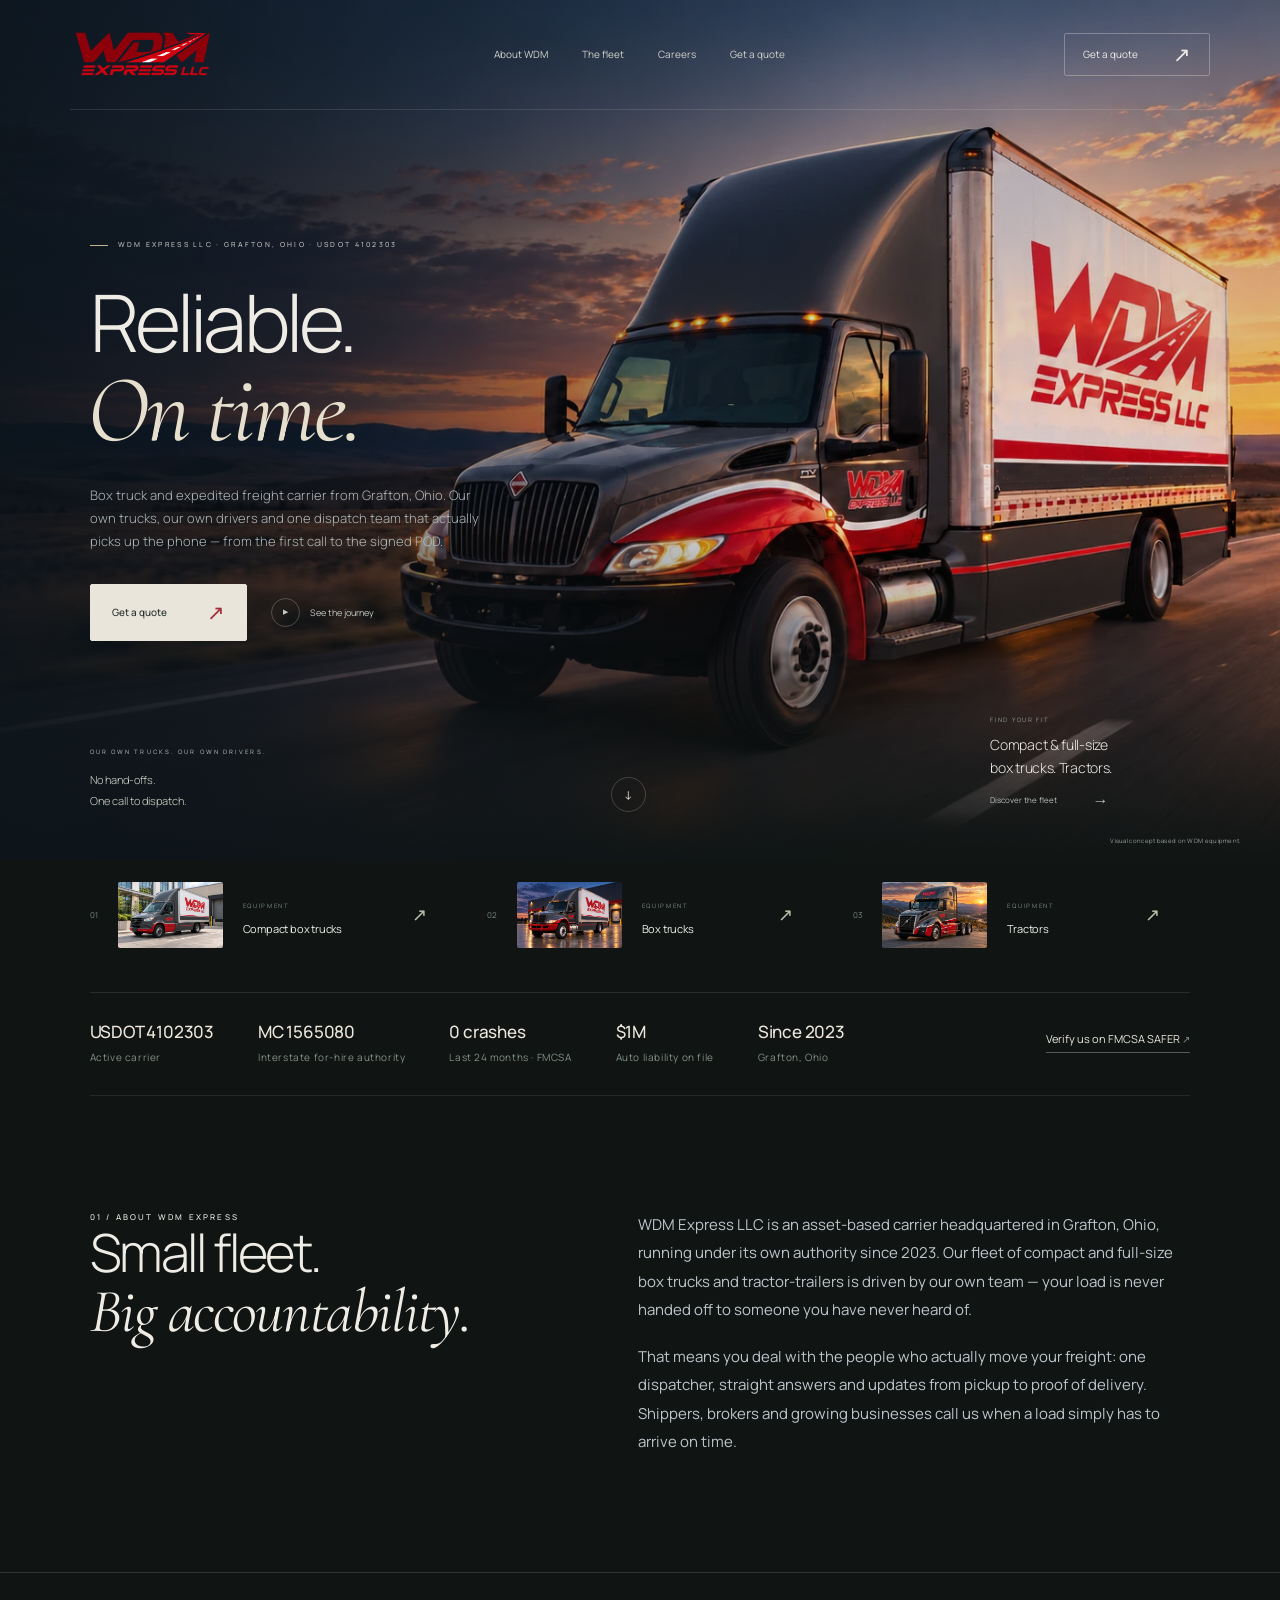
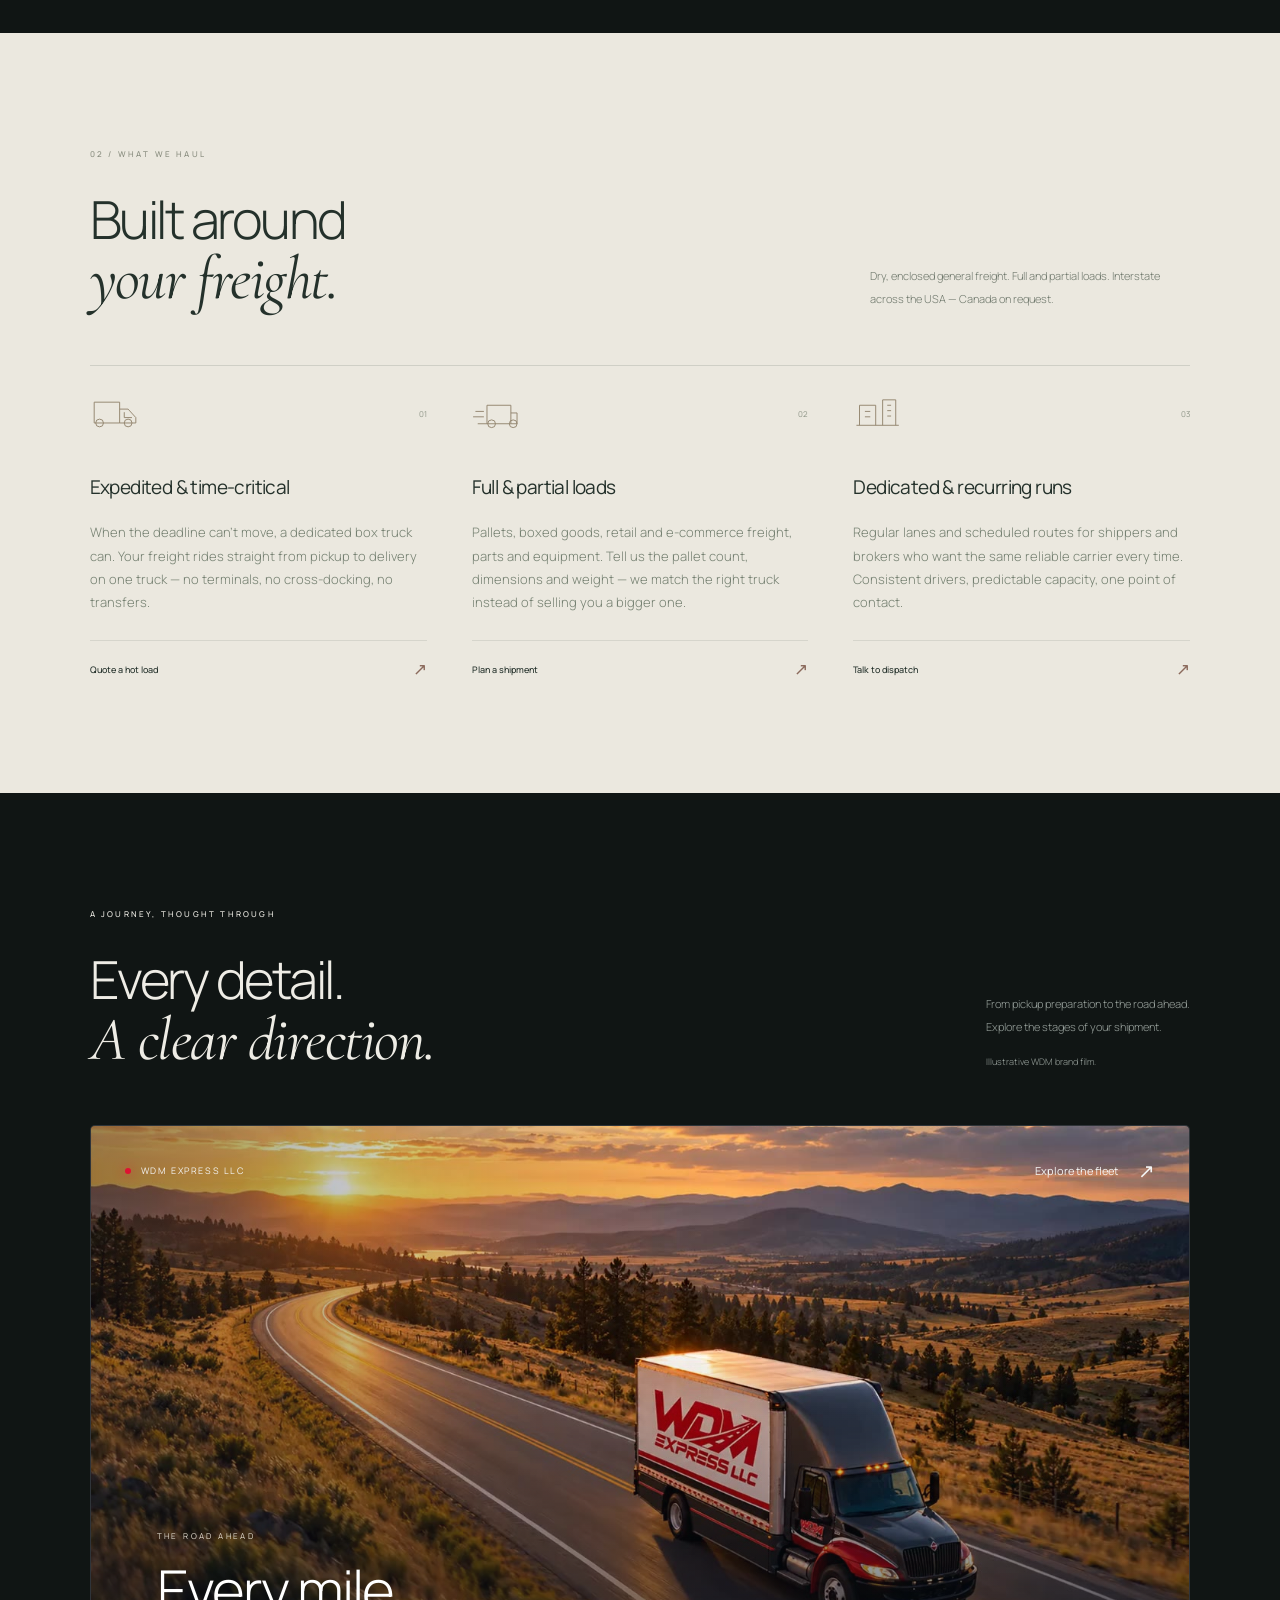
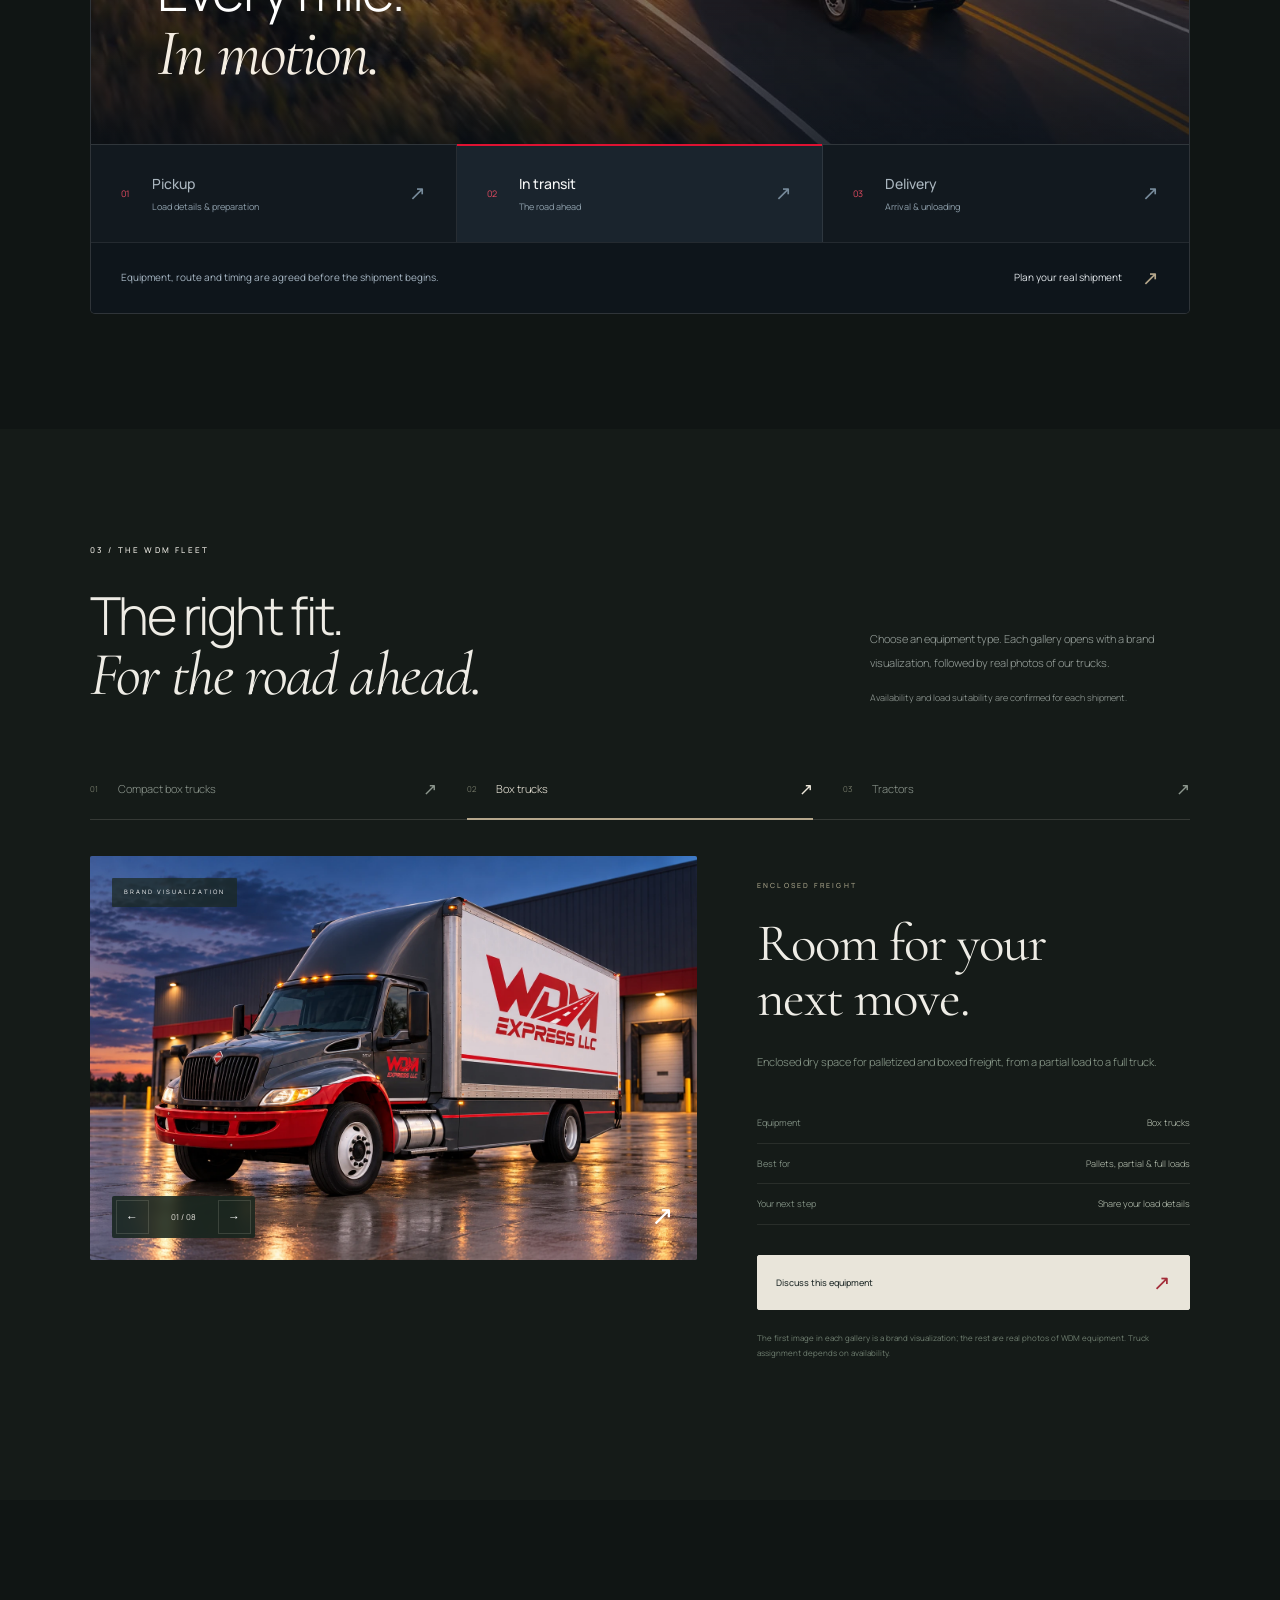
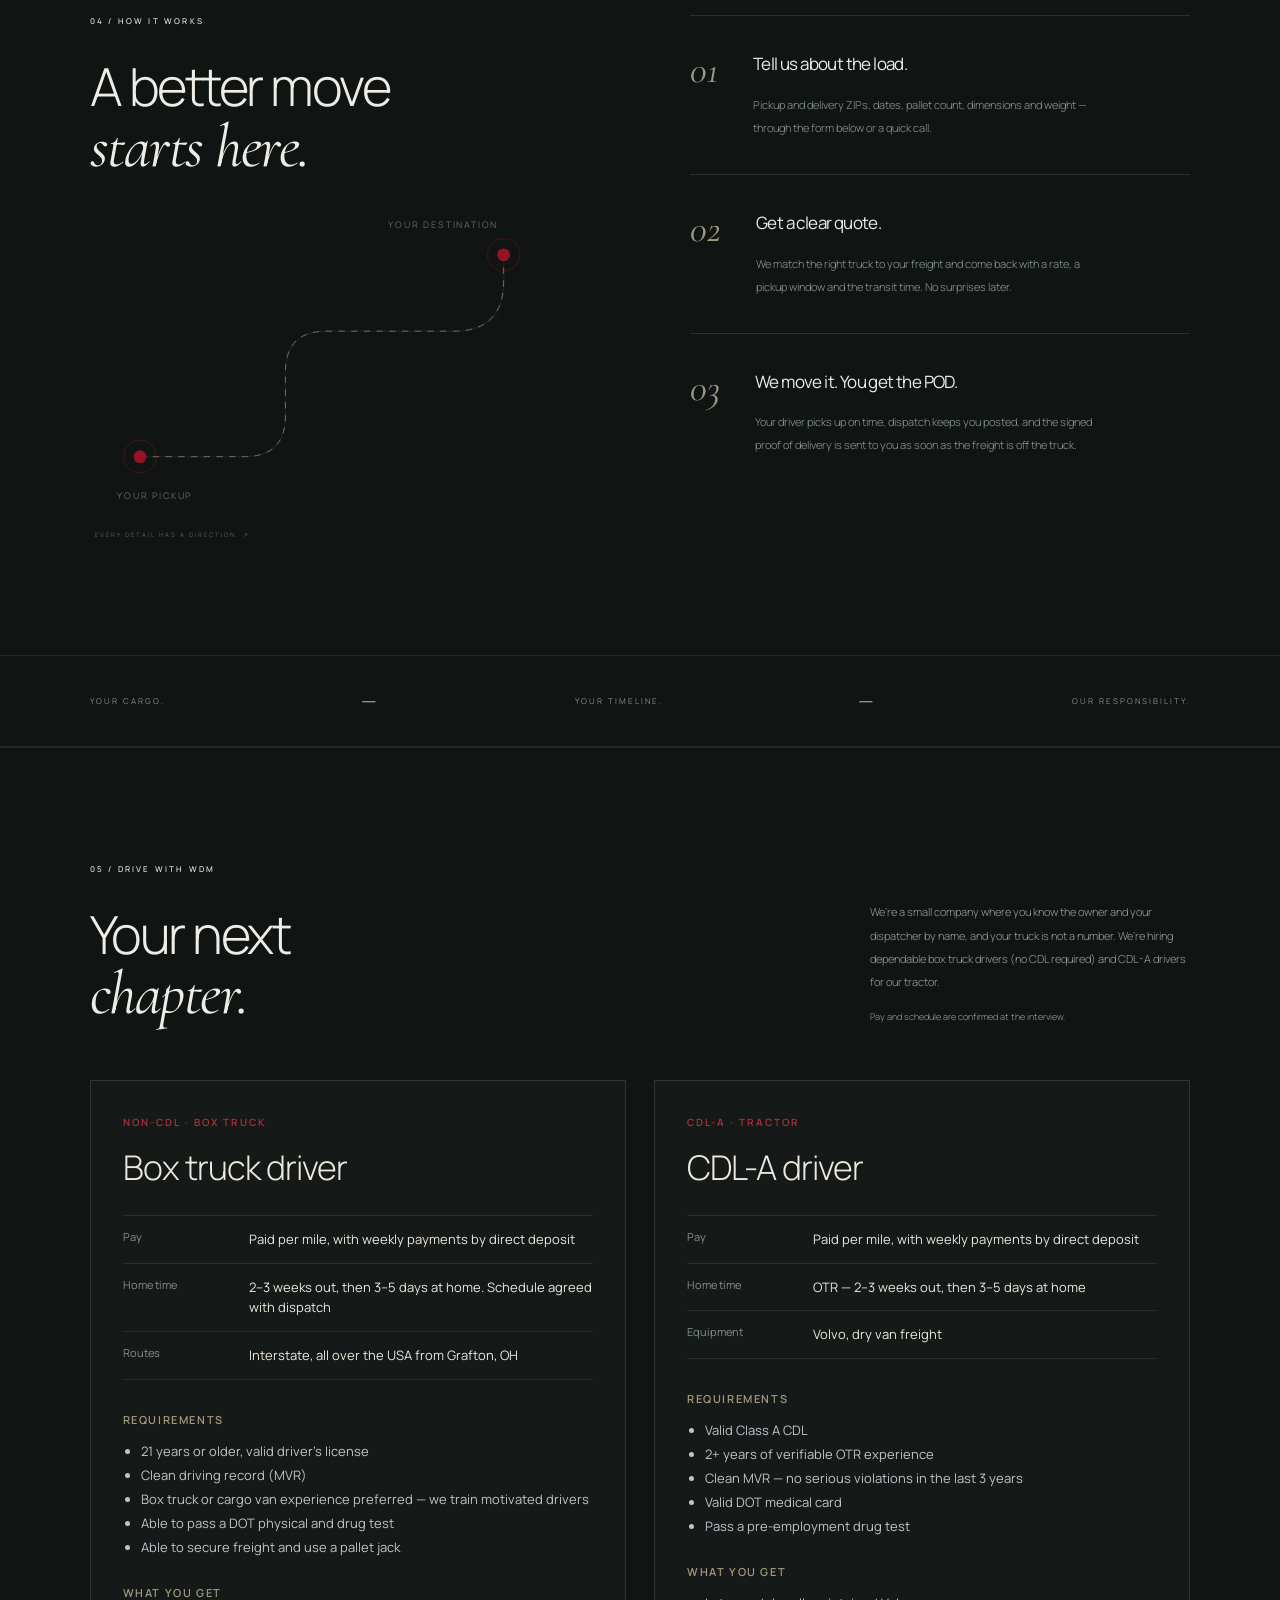
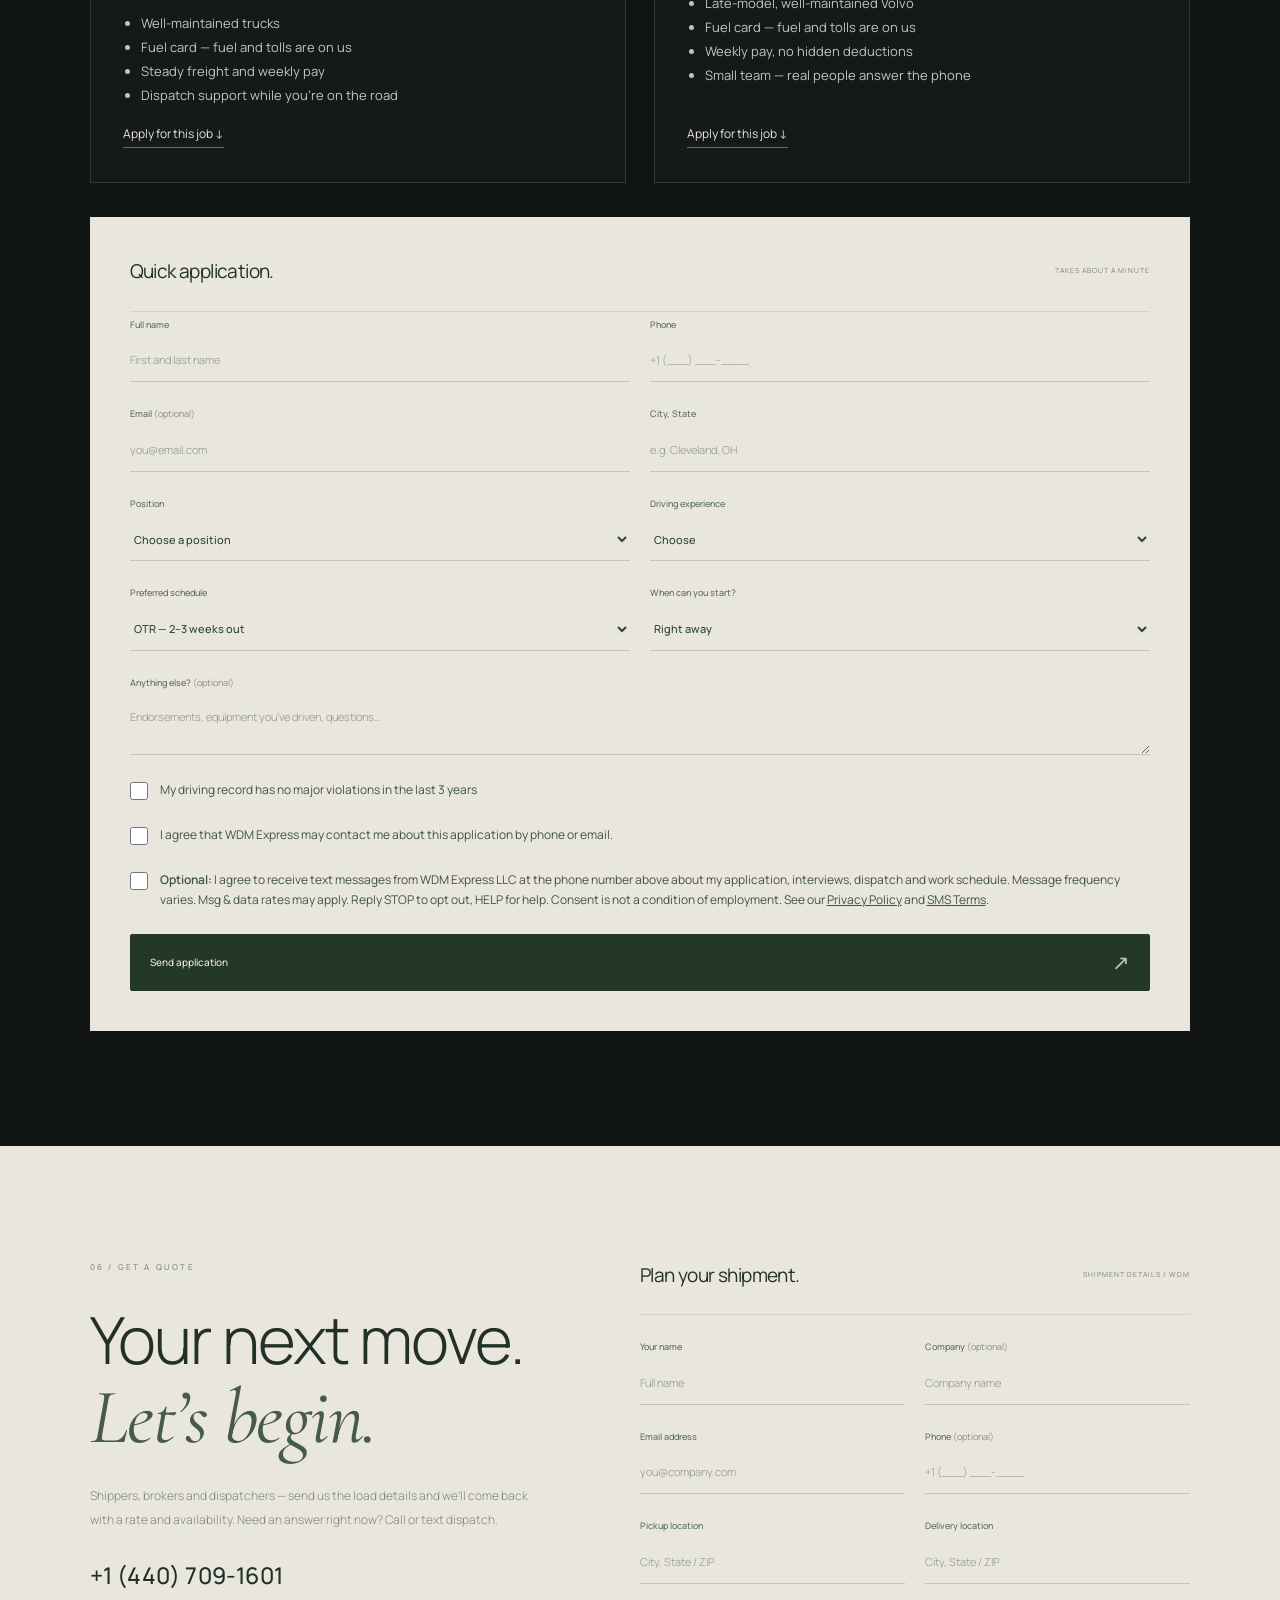
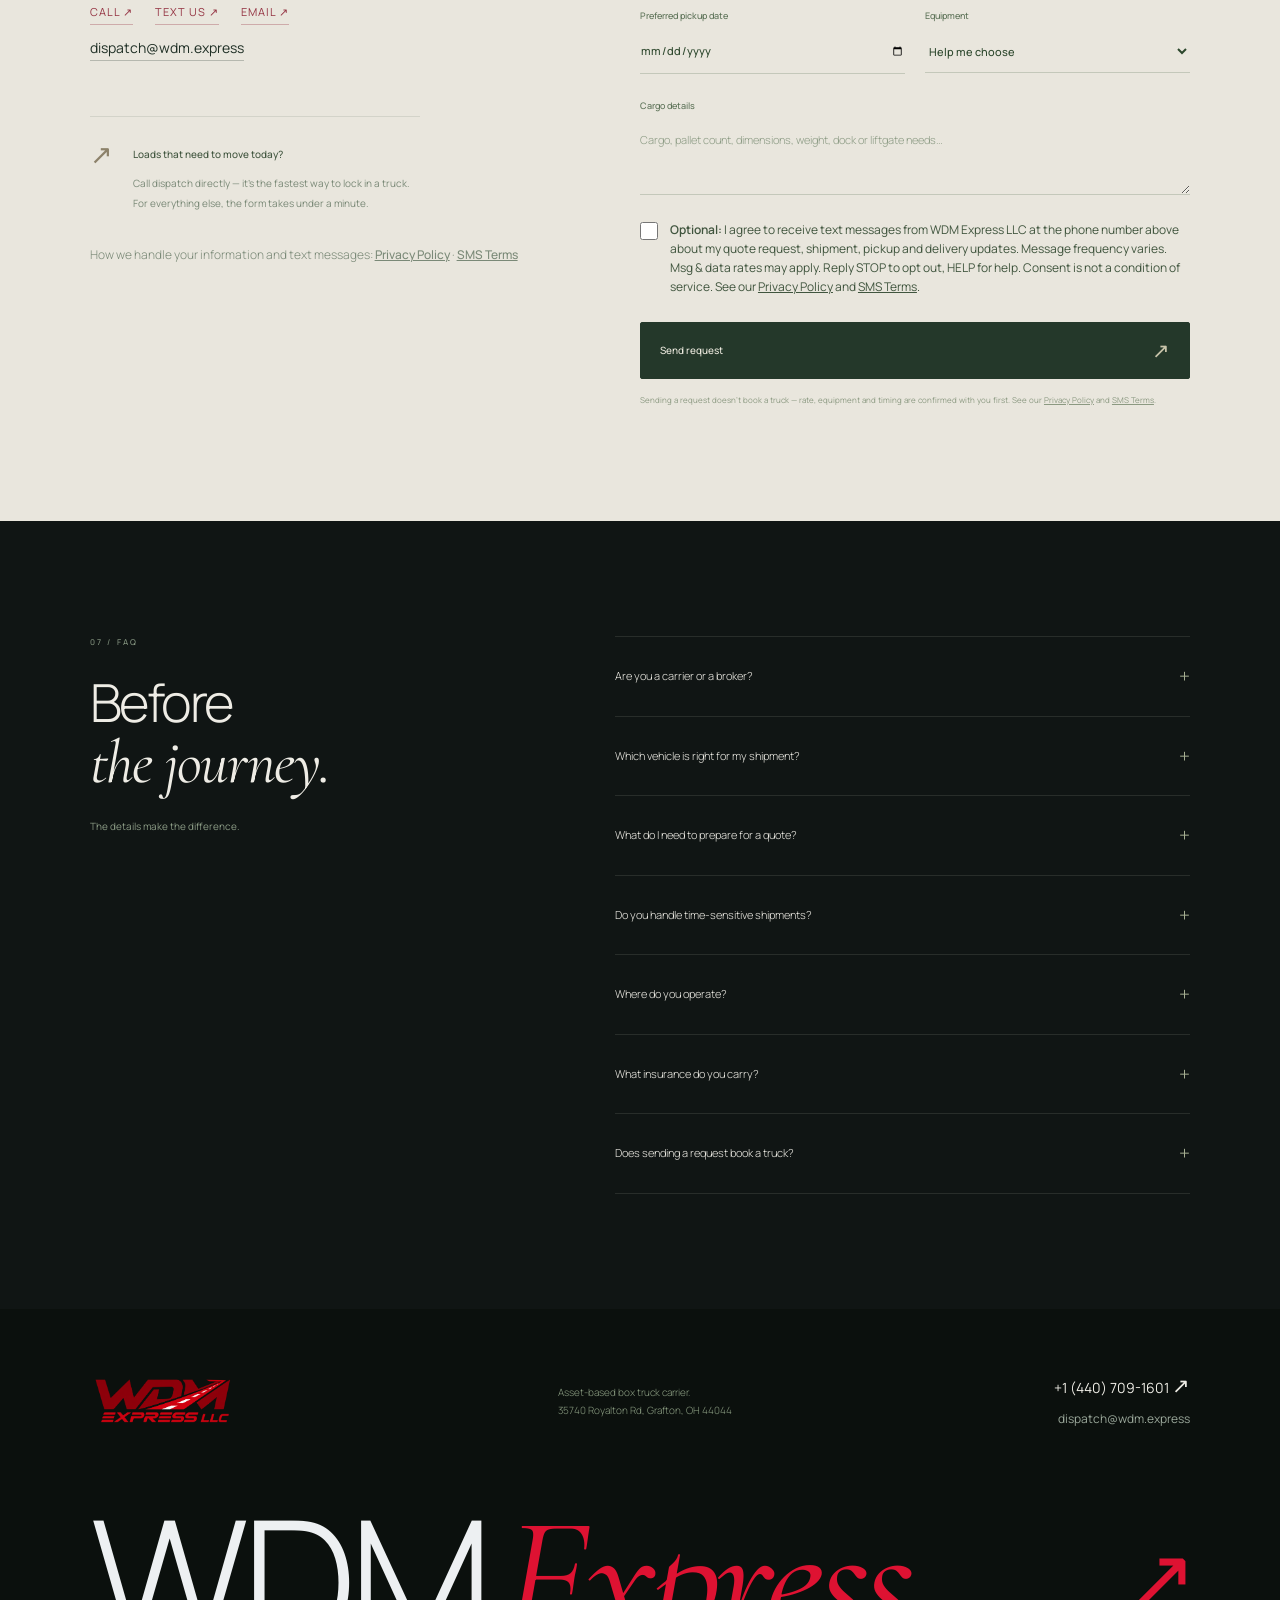
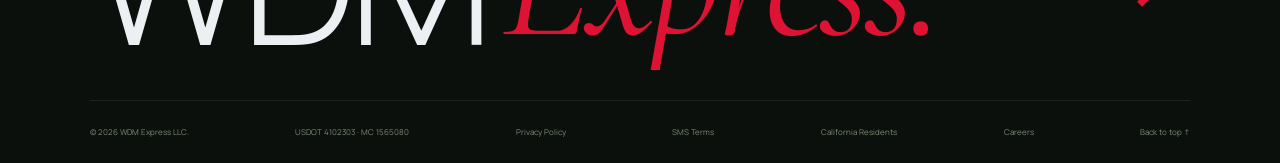
<file: index.html>
<!doctype html><html lang="en"><head><meta charset="UTF-8"><meta name="viewport" content="width=device-width, initial-scale=1"><meta name="theme-color" content="#11171c"><title>WDM Express LLC | Box Truck &amp; Expedited Freight Carrier · Grafton, Ohio</title>
<meta name="description" content="Asset-based box truck carrier from Grafton, Ohio. USDOT 4102303 · MC 1565080. Expedited, full and partial loads and dedicated runs across the USA. Call or text +1 (440) 709-1601.">
<link rel="canonical" href="https://wdm.express/">
<meta property="og:type" content="website"><meta property="og:site_name" content="WDM Express LLC"><meta property="og:url" content="https://wdm.express/">
<meta property="og:title" content="WDM Express LLC — Reliable. On time."><meta property="og:description" content="Asset-based box truck carrier from Grafton, Ohio. Our own trucks, our own drivers, one dispatch team. USDOT 4102303 · MC 1565080.">
<meta property="og:image" content="https://wdm.express/assets/og-image.jpg"><meta property="og:image:width" content="1200"><meta property="og:image:height" content="630"><meta name="twitter:card" content="summary_large_image">
<link rel="icon" type="image/png" sizes="64x64" href="assets/favicon.png"><link rel="apple-touch-icon" href="assets/apple-touch-icon.png">
<script type="application/ld+json">{"@context":"https://schema.org","@type":"LocalBusiness","@id":"https://wdm.express/#company","name":"WDM Express LLC","description":"Asset-based box truck and expedited freight carrier. USDOT 4102303, MC 1565080.","url":"https://wdm.express/","logo":"https://wdm.express/assets/logo.png","image":"https://wdm.express/assets/og-image.jpg","telephone":"+1-440-709-1601","email":"dispatch@wdm.express","address":{"@type":"PostalAddress","streetAddress":"35740 Royalton Rd","addressLocality":"Grafton","addressRegion":"OH","postalCode":"44044","addressCountry":"US"},"areaServed":["US","CA"],"foundingDate":"2023","identifier":[{"@type":"PropertyValue","propertyID":"USDOT","value":"4102303"},{"@type":"PropertyValue","propertyID":"MC","value":"1565080"}],"knowsAbout":["Box truck freight","Expedited freight","Partial truckload","Dedicated routes"]}</script><link rel="stylesheet" href="style.css"></head><body class="wdm">
<a class="skip-link" href="#main">Skip to content</a>
<header class="topbar"><a class="logo" href="#home" aria-label="WDM Express home"><img src="assets/logo.png" alt="WDM Express LLC" width="160" height="80"></a><nav id="navigation" aria-label="Main navigation"><a href="#about">About WDM</a><a href="#fleet">The fleet</a><a href="#career">Careers</a><a href="#quote">Get a quote</a><a href="tel:+14407091601">+1 (440) 709-1601</a></nav><a class="nav-button" href="#quote">Get a quote <span class="arrow">↗</span></a><button class="mobile-menu" type="button" aria-label="Open navigation" aria-expanded="false" aria-controls="navigation">☰</button></header>
<main id="main"><section class="dark-hero" id="home"><div class="dark-backdrop has-film"><video id="hero-video" src="assets/wdm-driving.mp4" poster="assets/hero-wdm-aero-symmetric.webp" autoplay muted loop playsinline preload="auto" width="1440" height="822" aria-label="WDM Express branded box truck driving on the highway"></video></div><div class="dark-grid"></div><div class="dark-heading"><p class="eyebrow"><i></i> WDM EXPRESS LLC · GRAFTON, OHIO · USDOT 4102303</p><h1>Reliable.<br><em>On time.</em></h1><div class="dark-description"><span></span><p>Box truck and expedited freight carrier from Grafton, Ohio. Our own trucks, our own drivers and one dispatch team that actually picks up the phone — from the first call to the signed POD.</p></div><div class="hero-actions"><a href="#quote" class="primary">Get a quote <span class="arrow">↗</span></a><a href="#journey" class="journey-link"><span>▶</span> See the journey</a></div></div><div class="vertical-label">OPEN ROADS. CLEAR DIRECTION.</div><div class="dark-photo-label"><i></i> A NEW PERSPECTIVE ON THE ROAD AHEAD</div><div class="dark-bottom"><div><p class="eyebrow">OUR OWN TRUCKS. OUR OWN DRIVERS.</p><p>No hand-offs.<br>One call to dispatch.</p></div><div class="hero-scroll-group"><a href="#journey" class="round-link" aria-label="See the shipment visualization">↓</a></div><div class="equipment-mini"><span>FIND YOUR FIT</span><b>Compact &amp; full-size<br>box trucks. Tractors.</b><a href="#fleet">Discover the fleet <span>→</span></a></div></div><span class="hero-credit">Visual concept based on WDM equipment.</span></section>
<div class="dark-fleet-strip"><a href="#fleet" data-select="compact"><span class="strip-number">01</span><img src="assets/fleet-mercedes-city.webp" alt="Compact box truck" width="105" height="74"><div><span>EQUIPMENT</span><h3>Compact box trucks</h3></div><span class="arrow">↗</span></a><a href="#fleet" data-select="box"><span class="strip-number">02</span><img src="assets/fleet-international-terminal.webp" alt="International box truck" width="105" height="74"><div><span>EQUIPMENT</span><h3>Box trucks</h3></div><span class="arrow">↗</span></a><a href="#fleet" data-select="tractor"><span class="strip-number">03</span><img src="assets/fleet-volvo-mountains.webp" alt="Volvo tractor" width="105" height="74"><div><span>EQUIPMENT</span><h3>Tractors</h3></div><span class="arrow">↗</span></a></div>
<section class="trust-strip" aria-label="Company credentials"><ul><li><b>USDOT 4102303</b><span>Active carrier</span></li><li><b>MC 1565080</b><span>Interstate for-hire authority</span></li><li><b>0 crashes</b><span>Last 24 months · FMCSA</span></li><li><b>$1M</b><span>Auto liability on file</span></li><li><b>Since 2023</b><span>Grafton, Ohio</span></li></ul><a href="https://safer.fmcsa.dot.gov/query.asp?searchtype=ANY&amp;query_type=queryCarrierSnapshot&amp;query_param=USDOT&amp;query_string=4102303" target="_blank" rel="noopener">Verify us on FMCSA SAFER <span aria-hidden="true">↗</span></a></section>
<section class="about-official section" id="about"><div><p class="eyebrow">01 / ABOUT WDM EXPRESS</p><h2>Small fleet.<br><em>Big accountability.</em></h2></div><div class="about-copy"><p>WDM Express LLC is an asset-based carrier headquartered in Grafton, Ohio, running under its own authority since 2023. Our fleet of compact and full-size box trucks and tractor-trailers is driven by our own team — your load is never handed off to someone you have never heard of.</p><p>That means you deal with the people who actually move your freight: one dispatcher, straight answers and updates from pickup to proof of delivery. Shippers, brokers and growing businesses call us when a load simply has to arrive on time.</p></div></section>
<section class="services section" id="services"><div class="section-heading"><div><p class="eyebrow">02 / WHAT WE HAUL</p><h2>Built around<br><em>your freight.</em></h2></div><p>Dry, enclosed general freight. Full and partial loads. Interstate across the USA — Canada on request.</p></div><div class="service-grid"><article><div class="service-top"><svg viewBox="0 0 64 48" aria-hidden="true"><path d="M5 8h33v27H5zm33 9h11l10 11v7H38M12 40a5 5 0 1 0 0-10 5 5 0 0 0 0 10zm37 0a5 5 0 1 0 0-10 5 5 0 0 0 0 10M44 21v7h10"/></svg><span>01</span></div><h3>Expedited &amp; time-critical</h3><p>When the deadline can’t move, a dedicated box truck can. Your freight rides straight from pickup to delivery on one truck — no terminals, no cross-docking, no transfers.</p><a href="#quote" data-service="Expedited / time-critical">Quote a hot load <span class="arrow">↗</span></a></article><article><div class="service-top"><svg viewBox="0 0 64 48" aria-hidden="true"><path d="M7 36h43V12H19v24m31-14h8v14h-8M4 20h11M1 27h14m10 14a5 5 0 1 0 0-10 5 5 0 0 0 0 10zm28 0a5 5 0 1 0 0-10 5 5 0 0 0 0 10"/></svg><span>02</span></div><h3>Full &amp; partial loads</h3><p>Pallets, boxed goods, retail and e-commerce freight, parts and equipment. Tell us the pallet count, dimensions and weight — we match the right truck instead of selling you a bigger one.</p><a href="#quote" data-service="Full / partial load">Plan a shipment <span class="arrow">↗</span></a></article><article><div class="service-top"><svg viewBox="0 0 64 48" aria-hidden="true"><path d="M8 38V12h21v26m9 0V5h17v33M4 38h55M15 20h7m-7 7h7m22-15h5m-5 7h5m-5 7h5"/></svg><span>03</span></div><h3>Dedicated &amp; recurring runs</h3><p>Regular lanes and scheduled routes for shippers and brokers who want the same reliable carrier every time. Consistent drivers, predictable capacity, one point of contact.</p><a href="tel:+14407091601">Talk to dispatch <span class="arrow">↗</span></a></article></div></section>
<section class="journey-section section" id="journey"><div class="section-heading"><div><p class="eyebrow">A JOURNEY, THOUGHT THROUGH</p><h2>Every detail.<br><em>A clear direction.</em></h2></div><div><p>From pickup preparation to the road ahead.<br>Explore the stages of your shipment.</p><p class="fine">Illustrative WDM brand film.</p></div></div>
<div class="journey-board cinematic-journey"><div class="route-cinema"><video id="journey-video" data-src="assets/wdm-journey-aerial.mp4" poster="assets/wdm-journey-poster.jpg" autoplay muted loop playsinline preload="none" width="1440" height="822" aria-label="WDM Express box truck driving along a countryside highway, filmed from above"></video><div class="route-film-shade"></div><div class="route-film-top"><span><i></i> WDM EXPRESS LLC</span><a href="#fleet">Explore the fleet <span aria-hidden="true">↗</span></a></div><div class="route-film-copy"><p>THE ROAD AHEAD</p><h3>Every mile.<br><em>In motion.</em></h3></div></div>
<div class="route-stages" role="group" aria-label="Explore shipment stages"><button type="button" data-stage="0" aria-pressed="false"><span>01</span><div><b>Pickup</b><small>Load details &amp; preparation</small></div><span class="route-stage-arrow" aria-hidden="true">↗</span></button><button type="button" data-stage="1" aria-pressed="true" class="active"><span>02</span><div><b>In transit</b><small>The road ahead</small></div><span class="route-stage-arrow" aria-hidden="true">↗</span></button><button type="button" data-stage="2" aria-pressed="false"><span>03</span><div><b>Delivery</b><small>Arrival &amp; unloading</small></div><span class="route-stage-arrow" aria-hidden="true">↗</span></button></div>
<div class="journey-caption"><p id="journey-stage-detail" aria-live="polite">Equipment, route and timing are agreed before the shipment begins.</p><a href="#quote">Plan your real shipment <span>↗</span></a></div></div></section>
<section class="fleet-section section" id="fleet"><div class="section-heading"><div><p class="eyebrow">03 / THE WDM FLEET</p><h2>The right fit.<br><em>For the road ahead.</em></h2></div><div><p>Choose an equipment type. Each gallery opens with a brand visualization, followed by real photos of our trucks.</p><p class="fine">Availability and load suitability are confirmed for each shipment.</p></div></div><div class="equipment-tabs" role="tablist" aria-label="Fleet equipment"><button id="tab-compact" role="tab" aria-selected="false" aria-controls="fleet-panel" data-fleet="compact" tabindex="-1"><span>01</span> Compact box trucks <span class="arrow">↗</span></button><button id="tab-box" role="tab" aria-selected="true" aria-controls="fleet-panel" data-fleet="box" class="active" tabindex="0"><span>02</span> Box trucks <span class="arrow">↗</span></button><button id="tab-tractor" role="tab" aria-selected="false" aria-controls="fleet-panel" data-fleet="tractor" tabindex="-1"><span>03</span> Tractors <span class="arrow">↗</span></button></div><div class="fleet-showcase" id="fleet-panel" role="tabpanel" aria-labelledby="tab-box"><div class="fleet-photo"><button class="expand-photo" aria-label="View vehicle photo full screen" type="button"><img id="fleet-photo" src="assets/fleet-international-terminal.webp" alt="WDM International box truck with aerodynamic fairing at a freight terminal" loading="lazy" width="1536" height="1024"></button><span class="photo-badge" id="fleet-badge">BRAND VISUALIZATION</span><div class="photo-controls"><button type="button" id="fleet-prev" aria-label="Previous fleet photo">←</button><span id="fleet-count" aria-live="polite">01 / 08</span><button type="button" id="fleet-next" aria-label="Next fleet photo">→</button></div><span class="photo-expand" aria-hidden="true">↗</span></div><div class="fleet-detail"><span class="eyebrow" id="fleet-category">ENCLOSED FREIGHT</span><h3 id="fleet-title">Room for your<br>next move.</h3><p id="fleet-description">Enclosed dry space for palletized and boxed freight, from a partial load to a full truck.</p><dl><div><dt>Equipment</dt><dd id="fleet-equipment">Box trucks</dd></div><div><dt>Best for</dt><dd id="fleet-best">Pallets, partial &amp; full loads</dd></div><div><dt>Your next step</dt><dd>Share your load details</dd></div></dl><a href="#quote" class="primary" id="fleet-quote" data-equipment="Box truck">Discuss this equipment <span class="arrow">↗</span></a><p class="fine">The first image in each gallery is a brand visualization; the rest are real photos of WDM equipment. Truck assignment depends on availability.</p></div></div></section>
<section class="approach section" id="approach"><div class="approach-visual"><p class="eyebrow">04 / HOW IT WORKS</p><h2>A better move<br><em>starts here.</em></h2><div class="route-drawing" aria-hidden="true"><svg viewBox="0 0 550 350" fill="none"><defs><pattern id="route-grid" width="28" height="28" patternUnits="userSpaceOnUse"><circle cx="1" cy="1" r=".8" fill="#fff" opacity=".13"/></pattern></defs><rect width="550" height="350" fill="url(#route-grid)"/><path class="route-shadow" d="M55 268H170Q215 268 215 223V175Q215 130 260 130H400Q455 130 455 75V46"/><path class="route-path" d="M55 268H170Q215 268 215 223V175Q215 130 260 130H400Q455 130 455 75V46"/><circle cx="55" cy="268" r="7" fill="#de1232"/><circle cx="55" cy="268" r="18" stroke="#de1232" opacity=".4"/><circle cx="455" cy="46" r="7" fill="#de1232"/><circle cx="455" cy="46" r="18" stroke="#de1232" opacity=".4"/><text x="30" y="315" fill="#8796a0" font-size="10" letter-spacing="2">YOUR PICKUP</text><text x="328" y="17" fill="#8796a0" font-size="10" letter-spacing="2">YOUR DESTINATION</text></svg><span class="route-label">EVERY DETAIL HAS A DIRECTION. ↗</span></div></div><div class="steps"><article><span>01</span><div><h3>Tell us about the load.</h3><p>Pickup and delivery ZIPs, dates, pallet count, dimensions and weight — through the form below or a quick call.</p></div></article><article><span>02</span><div><h3>Get a clear quote.</h3><p>We match the right truck to your freight and come back with a rate, a pickup window and the transit time. No surprises later.</p></div></article><article><span>03</span><div><h3>We move it. You get the POD.</h3><p>Your driver picks up on time, dispatch keeps you posted, and the signed proof of delivery is sent to you as soon as the freight is off the truck.</p></div></article></div></section>
<div class="statement"><span>YOUR CARGO.</span><i>—</i><span>YOUR TIMELINE.</span><i>—</i><span>OUR RESPONSIBILITY.</span></div>
<section class="careers section" id="career"><div class="section-heading"><div><p class="eyebrow">05 / DRIVE WITH WDM</p><h2>Your next<br><em>chapter.</em></h2></div><div><p>We’re a small company where you know the owner and your dispatcher by name, and your truck is not a number. We’re hiring dependable box truck drivers (no CDL required) and CDL-A drivers for our tractor.</p><p class="fine">Pay and schedule are confirmed at the interview.</p></div></div>
<div class="jobs">
<article class="job"><p class="job-tag">NON-CDL · BOX TRUCK</p><h3>Box truck driver</h3>
<dl class="job-facts"><div><dt>Pay</dt><dd>Paid per mile, with weekly payments by direct deposit</dd></div><div><dt>Home time</dt><dd>2–3 weeks out, then 3–5 days at home. Schedule agreed with dispatch</dd></div><div><dt>Routes</dt><dd>Interstate, all over the USA from Grafton, OH</dd></div></dl>
<h4>Requirements</h4><ul><li>21 years or older, valid driver’s license</li><li>Clean driving record (MVR)</li><li>Box truck or cargo van experience preferred — we train motivated drivers</li><li>Able to pass a DOT physical and drug test</li><li>Able to secure freight and use a pallet jack</li></ul>
<h4>What you get</h4><ul><li>Well-maintained trucks</li><li>Fuel card — fuel and tolls are on us</li><li>Steady freight and weekly pay</li><li>Dispatch support while you’re on the road</li></ul>
<a href="#apply" class="job-apply" data-position="Box truck driver (Non-CDL)">Apply for this job <span aria-hidden="true">↓</span></a></article>
<article class="job"><p class="job-tag">CDL-A · TRACTOR</p><h3>CDL-A driver</h3>
<dl class="job-facts"><div><dt>Pay</dt><dd>Paid per mile, with weekly payments by direct deposit</dd></div><div><dt>Home time</dt><dd>OTR — 2–3 weeks out, then 3–5 days at home</dd></div><div><dt>Equipment</dt><dd>Volvo, dry van freight</dd></div></dl>
<h4>Requirements</h4><ul><li>Valid Class A CDL</li><li>2+ years of verifiable OTR experience</li><li>Clean MVR — no serious violations in the last 3 years</li><li>Valid DOT medical card</li><li>Pass a pre-employment drug test</li></ul>
<h4>What you get</h4><ul><li>Late-model, well-maintained Volvo</li><li>Fuel card — fuel and tolls are on us</li><li>Weekly pay, no hidden deductions</li><li>Small team — real people answer the phone</li></ul>
<a href="#apply" class="job-apply" data-position="CDL-A driver">Apply for this job <span aria-hidden="true">↓</span></a></article>
</div>
<form id="apply-form" class="apply-form" novalidate><div class="form-heading"><h3 id="apply">Quick application.</h3><span>TAKES ABOUT A MINUTE</span></div>
<input type="hidden" name="form_type" value="Driver application">
<div class="form-grid">
<label>Full name<input name="name" autocomplete="name" placeholder="First and last name" required maxlength="100"></label>
<label>Phone<input type="tel" name="phone" autocomplete="tel" placeholder="+1 (___) ___-____" required maxlength="40"></label>
<label>Email <span>(optional)</span><input type="email" name="email" autocomplete="email" placeholder="you@email.com" maxlength="200"></label>
<label>City, State<input name="location" autocomplete="address-level2" placeholder="e.g. Cleveland, OH" required maxlength="120"></label>
<label>Position<select name="position" id="apply-position" required><option value="">Choose a position</option><option>Box truck driver (Non-CDL)</option><option>CDL-A driver</option></select></label>
<label>Driving experience<select name="experience" required><option value="">Choose</option><option>Less than 1 year</option><option>1–2 years</option><option>3–5 years</option><option>5+ years</option></select></label>
<label>Preferred schedule<select name="schedule"><option>OTR — 2–3 weeks out</option><option>Flexible / let’s discuss</option></select></label>
<label>When can you start?<select name="start"><option>Right away</option><option>Within 2 weeks</option><option>Within a month</option></select></label>
<label class="full">Anything else? <span>(optional)</span><textarea name="message" rows="2" placeholder="Endorsements, equipment you’ve driven, questions…" maxlength="1500"></textarea></label>
<label class="check full"><input type="checkbox" name="clean_record" value="Yes"> <span>My driving record has no major violations in the last 3 years</span></label>
<label class="check full"><input type="checkbox" name="consent" value="Yes" required> <span>I agree that WDM Express may contact me about this application by phone or email.</span></label><label class="check full sms-consent"><input type="checkbox" name="sms_consent" value="Yes"> <span><b>Optional:</b> I agree to receive text messages from WDM Express LLC at the phone number above about my application, interviews, dispatch and work schedule. Message frequency varies. Msg &amp; data rates may apply. Reply STOP to opt out, HELP for help. Consent is not a condition of employment. See our <a href="privacy-policy">Privacy Policy</a> and <a href="sms-terms">SMS Terms</a>.</span></label>
<input type="text" name="botcheck" class="hp" tabindex="-1" autocomplete="off" aria-hidden="true">
</div><button type="submit" class="primary">Send application <span class="arrow">↗</span></button>
<div class="form-status" role="status" aria-live="polite" hidden></div></form>
</section>
<section class="quote-section section" id="quote"><div class="quote-copy"><p class="eyebrow">06 / GET A QUOTE</p><h2>Your next move.<br><em>Let’s begin.</em></h2><p>Shippers, brokers and dispatchers — send us the load details and we’ll come back with a rate and availability. Need an answer right now? Call or text dispatch.</p><div class="contact-lines"><a class="contact-phone" href="tel:+14407091601">+1 (440) 709-1601</a><div><a href="tel:+14407091601">Call <span aria-hidden="true">↗</span></a><a href="sms:+14407091601">Text us <span aria-hidden="true">↗</span></a><a href="mailto:dispatch@wdm.express">Email <span aria-hidden="true">↗</span></a></div><a class="contact-email" href="mailto:dispatch@wdm.express">dispatch@wdm.express</a></div><div class="quote-note"><span class="arrow">↗</span><div><b>Loads that need to move today?</b><p>Call dispatch directly — it’s the fastest way to lock in a truck. For everything else, the form takes under a minute.</p></div></div><p class="legal-links">How we handle your information and text messages: <a href="privacy-policy">Privacy Policy</a> · <a href="sms-terms">SMS Terms</a></p></div><form id="quote-form" novalidate><input type="hidden" name="form_type" value="Shipping request"><div class="form-heading"><h3>Plan your shipment.</h3><span>SHIPMENT DETAILS / WDM</span></div><div class="form-grid"><label>Your name<input name="name" autocomplete="name" placeholder="Full name" required maxlength="100"></label><label>Company <span>(optional)</span><input name="company" autocomplete="organization" placeholder="Company name" maxlength="150"></label><label>Email address<input type="email" name="email" autocomplete="email" placeholder="you@company.com" required maxlength="200"></label><label>Phone <span>(optional)</span><input type="tel" name="phone" autocomplete="tel" placeholder="+1 (___) ___-____" maxlength="40"></label><label>Pickup location<input name="pickup" placeholder="City, State / ZIP" required maxlength="150"></label><label>Delivery location<input name="delivery" placeholder="City, State / ZIP" required maxlength="150"></label><label>Preferred pickup date<input type="date" name="date" required></label><label>Equipment<select id="equipment" name="equipment"><option>Help me choose</option><option>Compact box truck</option><option>Box truck</option><option>Tractor</option></select></label><label class="full">Cargo details<textarea id="cargo" name="cargo" rows="3" placeholder="Cargo, pallet count, dimensions, weight, dock or liftgate needs…" required maxlength="2500"></textarea></label><label class="check full sms-consent"><input type="checkbox" name="sms_consent" value="Yes"> <span><b>Optional:</b> I agree to receive text messages from WDM Express LLC at the phone number above about my quote request, shipment, pickup and delivery updates. Message frequency varies. Msg &amp; data rates may apply. Reply STOP to opt out, HELP for help. Consent is not a condition of service. See our <a href="privacy-policy">Privacy Policy</a> and <a href="sms-terms">SMS Terms</a>.</span></label><input type="text" name="botcheck" class="hp" tabindex="-1" autocomplete="off" aria-hidden="true"></div><button type="submit" class="primary">Send request <span class="arrow">↗</span></button><p class="form-disclaimer">Sending a request doesn’t book a truck — rate, equipment and timing are confirmed with you first. See our <a href="privacy-policy">Privacy Policy</a> and <a href="sms-terms">SMS Terms</a>.</p><div class="form-status" role="status" aria-live="polite" hidden></div></form></section>
<section class="faq section" id="questions"><div><p class="eyebrow">07 / FAQ</p><h2>Before<br><em>the journey.</em></h2><p class="faq-subtitle">The details make the difference.</p></div><div class="faq-list"><details><summary>Are you a carrier or a broker?<span>+</span></summary><p>We’re an asset-based carrier with our own trucks and drivers — USDOT 4102303, MC 1565080. You can check our authority, insurance and safety record on <a href="https://safer.fmcsa.dot.gov/query.asp?searchtype=ANY&amp;query_type=queryCarrierSnapshot&amp;query_param=USDOT&amp;query_string=4102303" target="_blank" rel="noopener">FMCSA SAFER</a>.</p></details><details><summary>Which vehicle is right for my shipment?<span>+</span></summary><p>That depends on cargo dimensions, total weight, loading access and route. Include these details in your request, or select “Help me choose.” Final capacity and availability must be confirmed before booking.</p></details><details><summary>What do I need to prepare for a quote?<span>+</span></summary><p>Pickup and delivery cities or ZIP codes, preferred dates, cargo description, dimensions and total weight. Include pallet count, dock access and any special loading or delivery requirements.</p></details><details><summary>Do you handle time-sensitive shipments?<span>+</span></summary><p>Yes — it’s a big part of what we do. Give us the earliest pickup time and the hard delivery deadline. If the load needs to move today, call dispatch at <a href="tel:+14407091601">+1 (440) 709-1601</a>.</p></details><details><summary>Where do you operate?<span>+</span></summary><p>We haul interstate freight across the USA from our base in Grafton, Ohio. Cross-border loads to Canada are possible — ask us before booking.</p></details><details><summary>What insurance do you carry?<span>+</span></summary><p>Our $1,000,000 auto liability coverage is on file with FMCSA. Ask us for a certificate of insurance (COI) and cargo coverage details for your specific load.</p></details><details><summary>Does sending a request book a truck?<span>+</span></summary><p>No. A shipment is booked only after WDM Express confirms the equipment, schedule, rate and terms with you — by phone and a rate confirmation.</p></details></div></section>
</main><footer><div class="footer-top"><a class="logo" href="#home"><img src="assets/logo.png" alt="WDM Express LLC" width="160" height="80" loading="lazy"></a><p>Asset-based box truck carrier.<br>35740 Royalton Rd, Grafton, OH 44044</p><div class="footer-contacts"><a href="tel:+14407091601">+1 (440) 709-1601 <span class="arrow">↗</span></a><a href="mailto:dispatch@wdm.express">dispatch@wdm.express</a></div></div><div class="footer-word">WDM <em>Express.</em><span>↗</span></div><div class="footer-bottom"><p>© <span id="year">2026</span> WDM Express LLC.</p><a href="https://safer.fmcsa.dot.gov/query.asp?searchtype=ANY&amp;query_type=queryCarrierSnapshot&amp;query_param=USDOT&amp;query_string=4102303" target="_blank" rel="noopener">USDOT 4102303 · MC 1565080</a><a href="privacy-policy">Privacy Policy</a><a href="sms-terms">SMS Terms</a><a href="ccpa">California Residents</a><a href="#career">Careers</a><a href="#home">Back to top ↑</a></div></footer>
<a class="mobile-call" href="tel:+14407091601"><span aria-hidden="true">✆</span> Call dispatch</a>
<dialog id="gallery"><div class="gallery-heading"><span id="gallery-title">The WDM fleet</span><button type="button" id="close-gallery" aria-label="Close photo gallery">×</button></div><img id="gallery-photo" alt="WDM fleet vehicle"><div class="gallery-controls"><button type="button" id="gallery-prev" aria-label="Previous photo">←</button><span id="gallery-count"></span><button type="button" id="gallery-next" aria-label="Next photo">→</button></div></dialog><script src="app.js"></script></body></html>
</file>
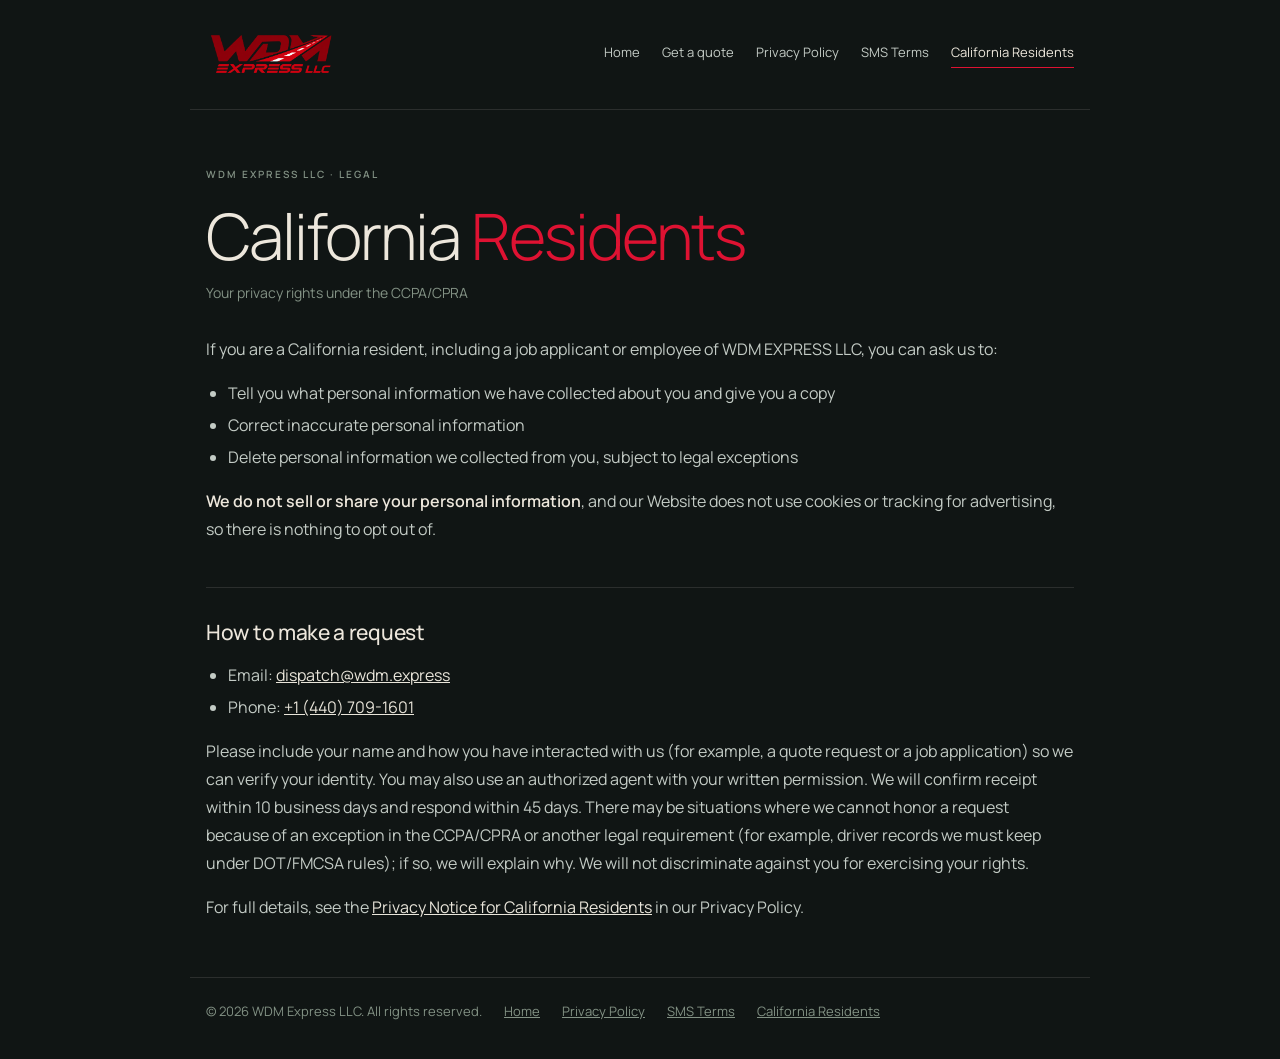
<file: ccpa.html>
<!DOCTYPE html>
<html lang="en">
<head>
<meta charset="utf-8">
<meta name="viewport" content="width=device-width, initial-scale=1.0">
<title>California Residents | WDM EXPRESS LLC</title>
<meta name="description" content="How California residents can request access to, correction or deletion of their personal information held by WDM EXPRESS LLC (CCPA/CPRA).">
<link rel="canonical" href="https://wdm.express/ccpa">
<link rel="icon" type="image/png" sizes="64x64" href="assets/favicon.png">
<meta name="theme-color" content="#101514">
<link rel="stylesheet" href="assets/fonts.css">
<style>
  :root{--bg:#101514;--panel:#151b19;--text:#c3cbc5;--head:#ede7dc;--muted:#829184;--red:#de1232;--line:#ede7dc1f;--beige:#e9e5da}
  *{box-sizing:border-box}
  html{scroll-behavior:smooth}
  body{margin:0;background:var(--bg);color:var(--text);font-family:'Manrope',Arial,sans-serif;font-weight:400;line-height:1.75}
  a{color:var(--beige)}
  .top{display:flex;align-items:center;justify-content:space-between;gap:16px;max-width:900px;margin:0 auto;padding:22px 16px;border-bottom:1px solid var(--line)}
  .top img{width:130px;height:auto;display:block}
  .top nav{display:flex;gap:22px;font-size:13px}
  .top nav a{text-decoration:none;color:var(--text)}
  .top nav a[aria-current]{color:var(--head);border-bottom:1px solid var(--red);padding-bottom:3px}
  .wrap{max-width:900px;margin:0 auto;padding:56px 16px 40px}
  .eyebrow{font-size:10px;letter-spacing:2px;color:var(--muted);font-weight:600;margin:0 0 18px;text-transform:uppercase}
  h1{color:var(--head);font-weight:300;font-size:clamp(40px,7vw,64px);letter-spacing:-2px;line-height:1.05;margin:0 0 12px}
  h1 em{font-style:normal;color:var(--red)}
  .muted{color:var(--muted);font-size:14px;margin:0 0 30px}
  h2{color:var(--head);font-size:21px;font-weight:500;letter-spacing:-.3px;margin:44px 0 10px;padding-top:26px;border-top:1px solid var(--line)}
  p,li{font-size:16px}
  ul{padding-left:22px;margin:10px 0}
  li{margin:4px 0}
  strong{color:var(--head);font-weight:600}
  .box{border:1px solid #de123266;border-left:3px solid var(--red);background:#de12320d;padding:16px 20px;margin:20px 0;border-radius:2px}
  .box strong{font-weight:500}
  address{font-style:normal}
  footer{max-width:900px;margin:0 auto;padding:22px 16px 36px;border-top:1px solid var(--line);font-size:13px;color:var(--muted);display:flex;flex-wrap:wrap;gap:10px 22px}
  footer a{color:var(--muted)}
  @media(max-width:560px){.top img{width:110px}.top nav{gap:16px}.wrap{padding-top:40px}p,li{font-size:15px}}
  h3{color:var(--head);font-size:17px;font-weight:600;margin:30px 0 8px}
  .table-wrap{overflow-x:auto;margin:20px 0;border:1px solid var(--line)}
  table{border-collapse:collapse;width:100%;min-width:720px;font-size:13px;line-height:1.55}
  th,td{border:1px solid var(--line);padding:10px 12px;text-align:left;vertical-align:top}
  th{background:var(--panel);color:var(--head);font-weight:600}
  td p,th p{font-size:13px;margin:0 0 6px}
  ol{padding-left:22px}
  address{margin:12px 0}
</style>
</head>
<body>
<header class="top">
  <a href="./" aria-label="WDM Express home"><img src="assets/logo.png" alt="WDM Express LLC" width="130" height="65"></a>
  <nav><a href="./">Home</a><a href="./#quote">Get a quote</a><a href="privacy-policy">Privacy Policy</a><a href="sms-terms">SMS Terms</a><a href="ccpa" aria-current="page">California Residents</a></nav>
</header>
<main class="wrap">
  <p class="eyebrow">WDM Express LLC · Legal</p>
  <h1>California <em>Residents</em></h1>
  <p class="muted">Your privacy rights under the CCPA/CPRA</p>
  <p>If you are a California resident, including a job applicant or employee of WDM EXPRESS LLC, you can ask us to:</p>
  <ul>
    <li>Tell you what personal information we have collected about you and give you a copy</li>
    <li>Correct inaccurate personal information</li>
    <li>Delete personal information we collected from you, subject to legal exceptions</li>
  </ul>
  <p><strong>We do not sell or share your personal information</strong>, and our Website does not use cookies or tracking for advertising, so there is nothing to opt out of.</p>
  <h2>How to make a request</h2>
  <ul>
    <li>Email: <a href="mailto:dispatch@wdm.express">dispatch@wdm.express</a></li>
    <li>Phone: <a href="tel:+14407091601">+1 (440) 709-1601</a></li>
  </ul>
  <p>Please include your name and how you have interacted with us (for example, a quote request or a job application) so we can verify your identity. You may also use an authorized agent with your written permission. We will confirm receipt within 10 business days and respond within 45 days. There may be situations where we cannot honor a request because of an exception in the CCPA/CPRA or another legal requirement (for example, driver records we must keep under DOT/FMCSA rules); if so, we will explain why. We will not discriminate against you for exercising your rights.</p>
  <p>For full details, see the <a href="privacy-policy#california">Privacy Notice for California Residents</a> in our Privacy Policy.</p>
</main>
<footer><span>&copy; 2026 WDM Express LLC. All rights reserved.</span><a href="./">Home</a><a href="privacy-policy">Privacy Policy</a><a href="sms-terms">SMS Terms</a><a href="ccpa">California Residents</a></footer>
</body>
</html>
</file>
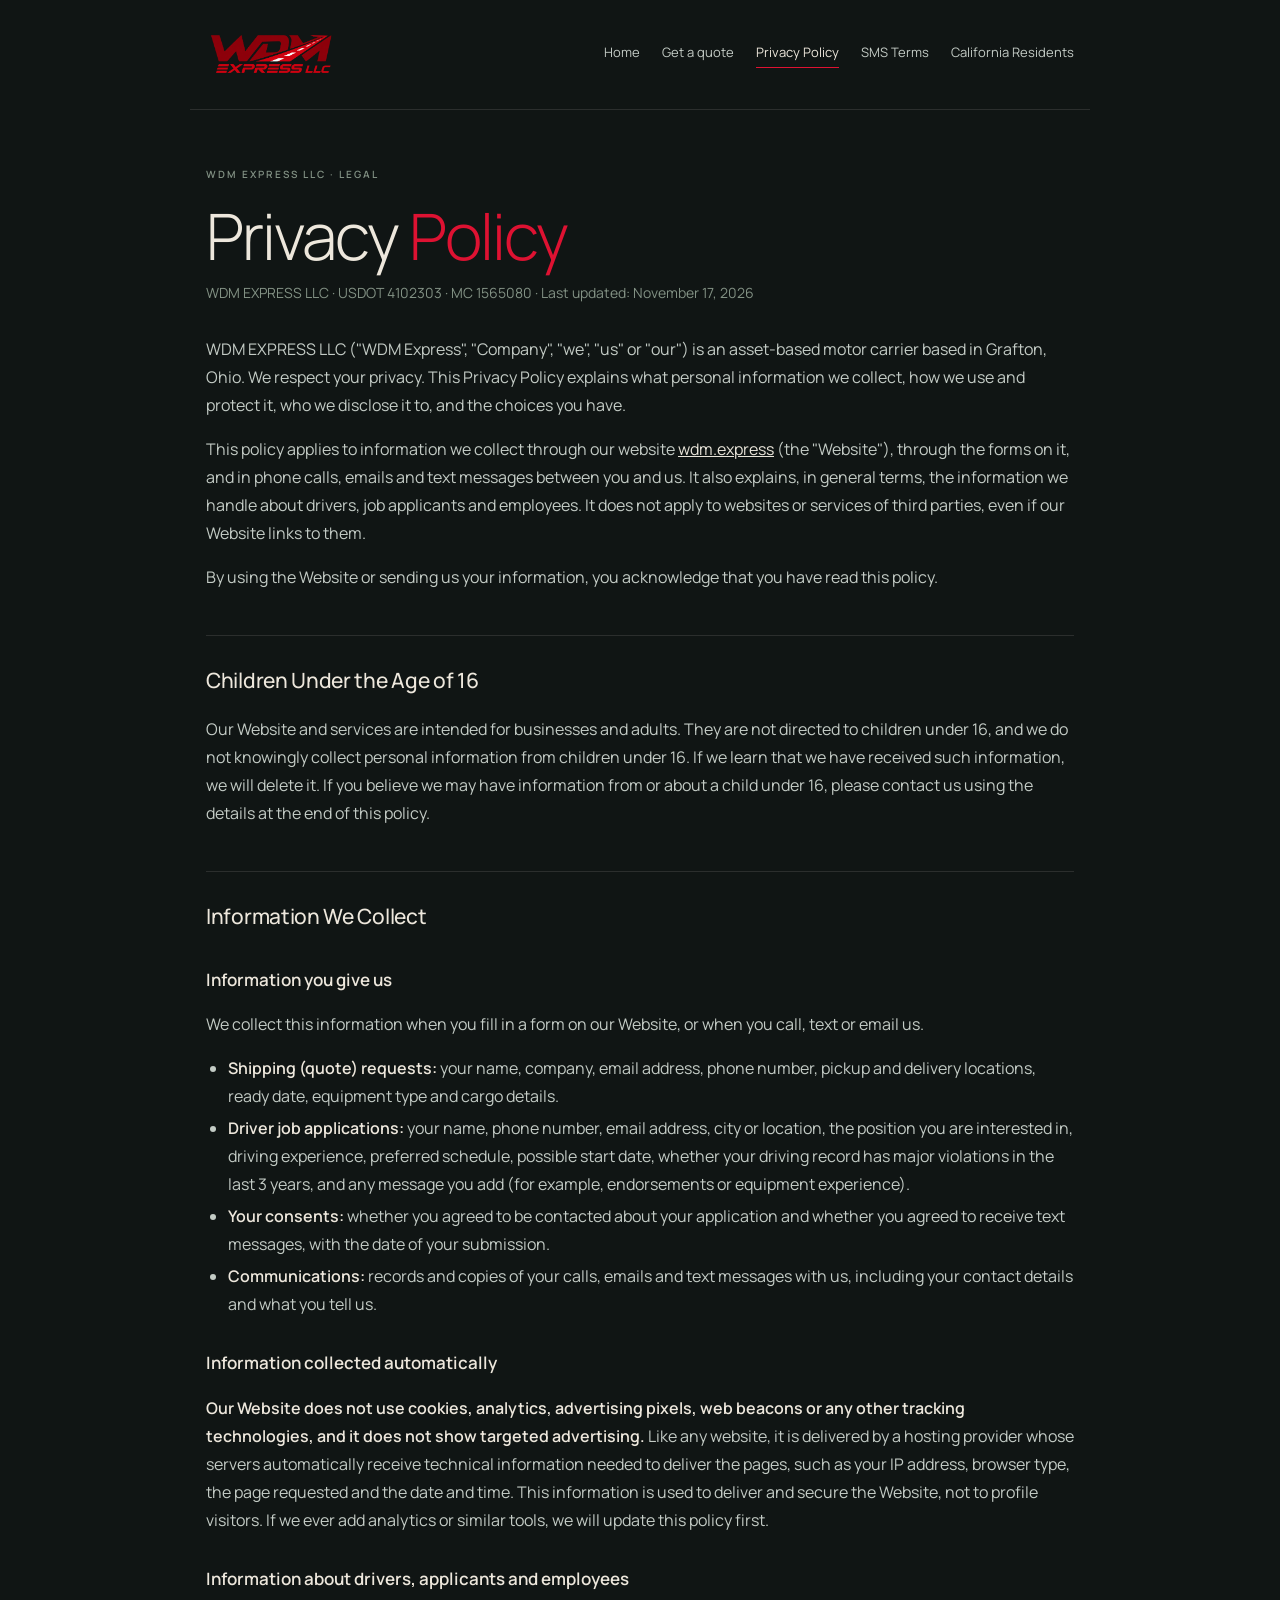
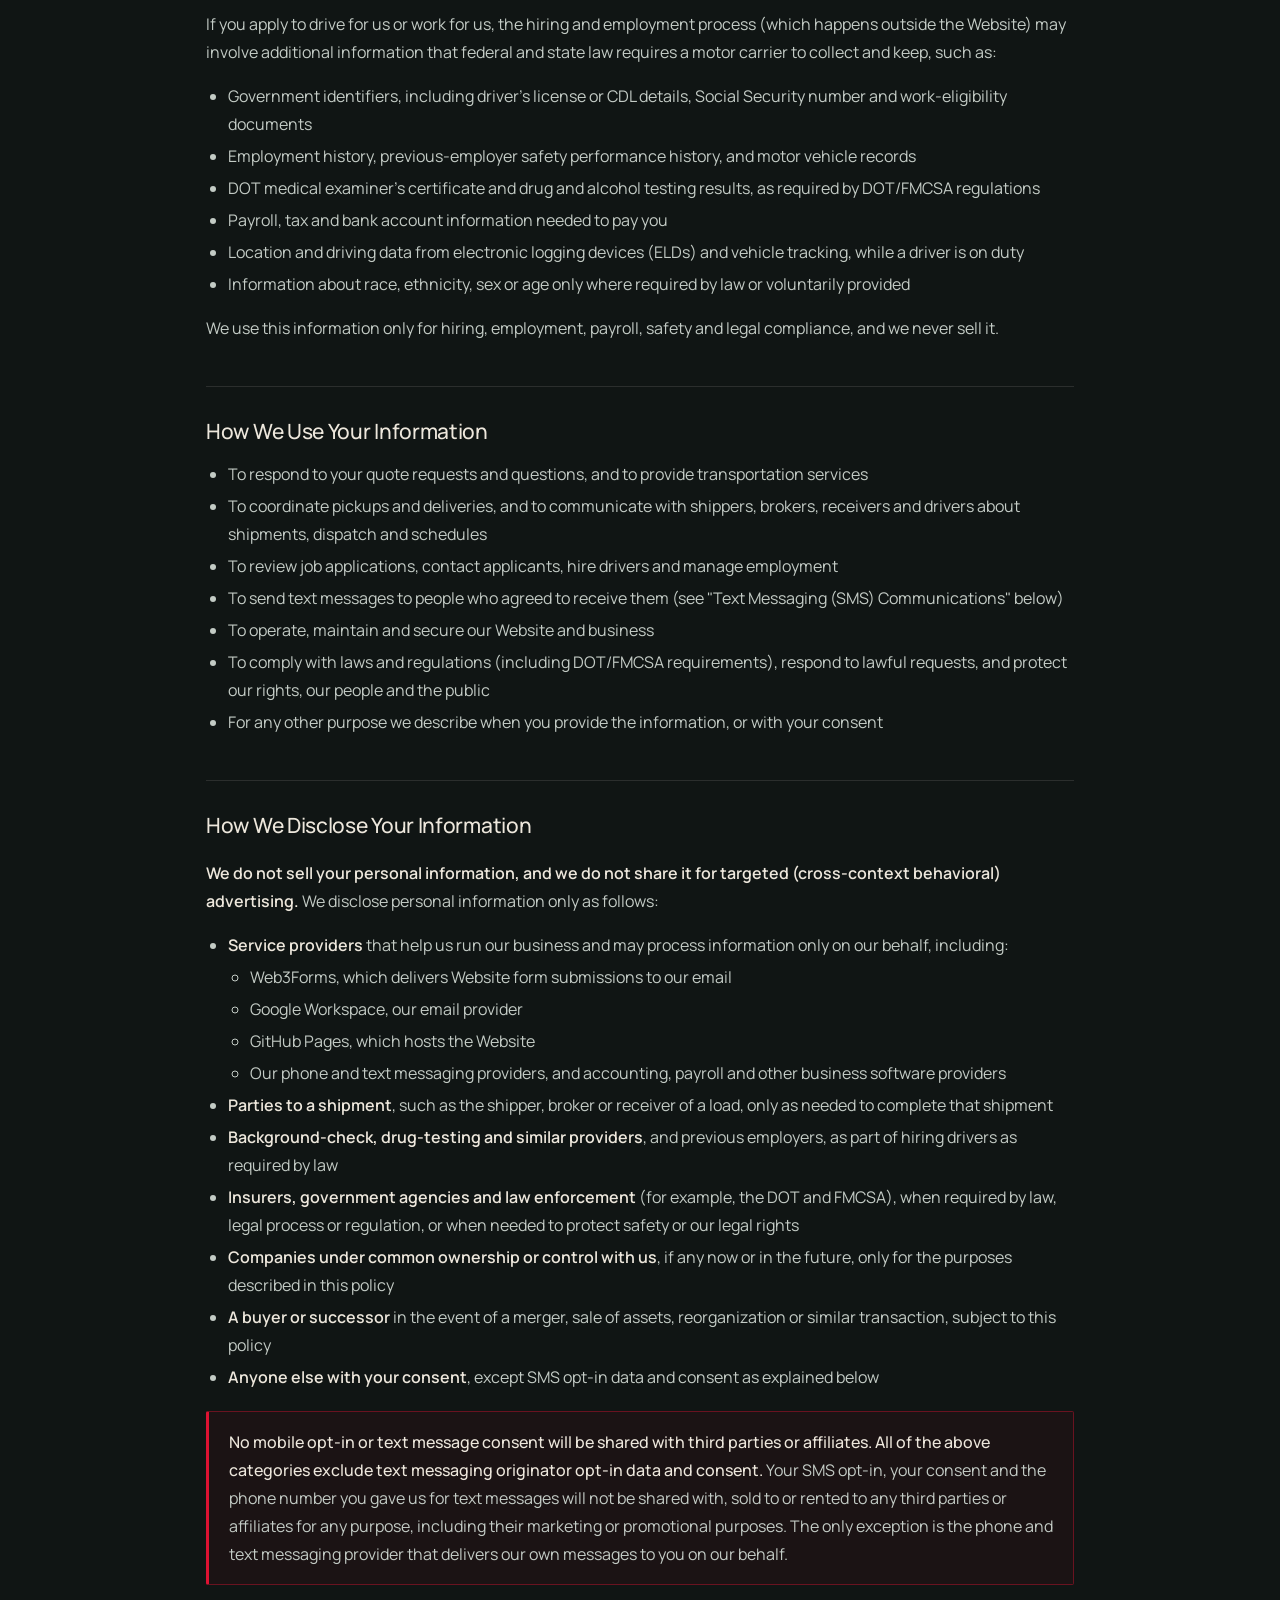
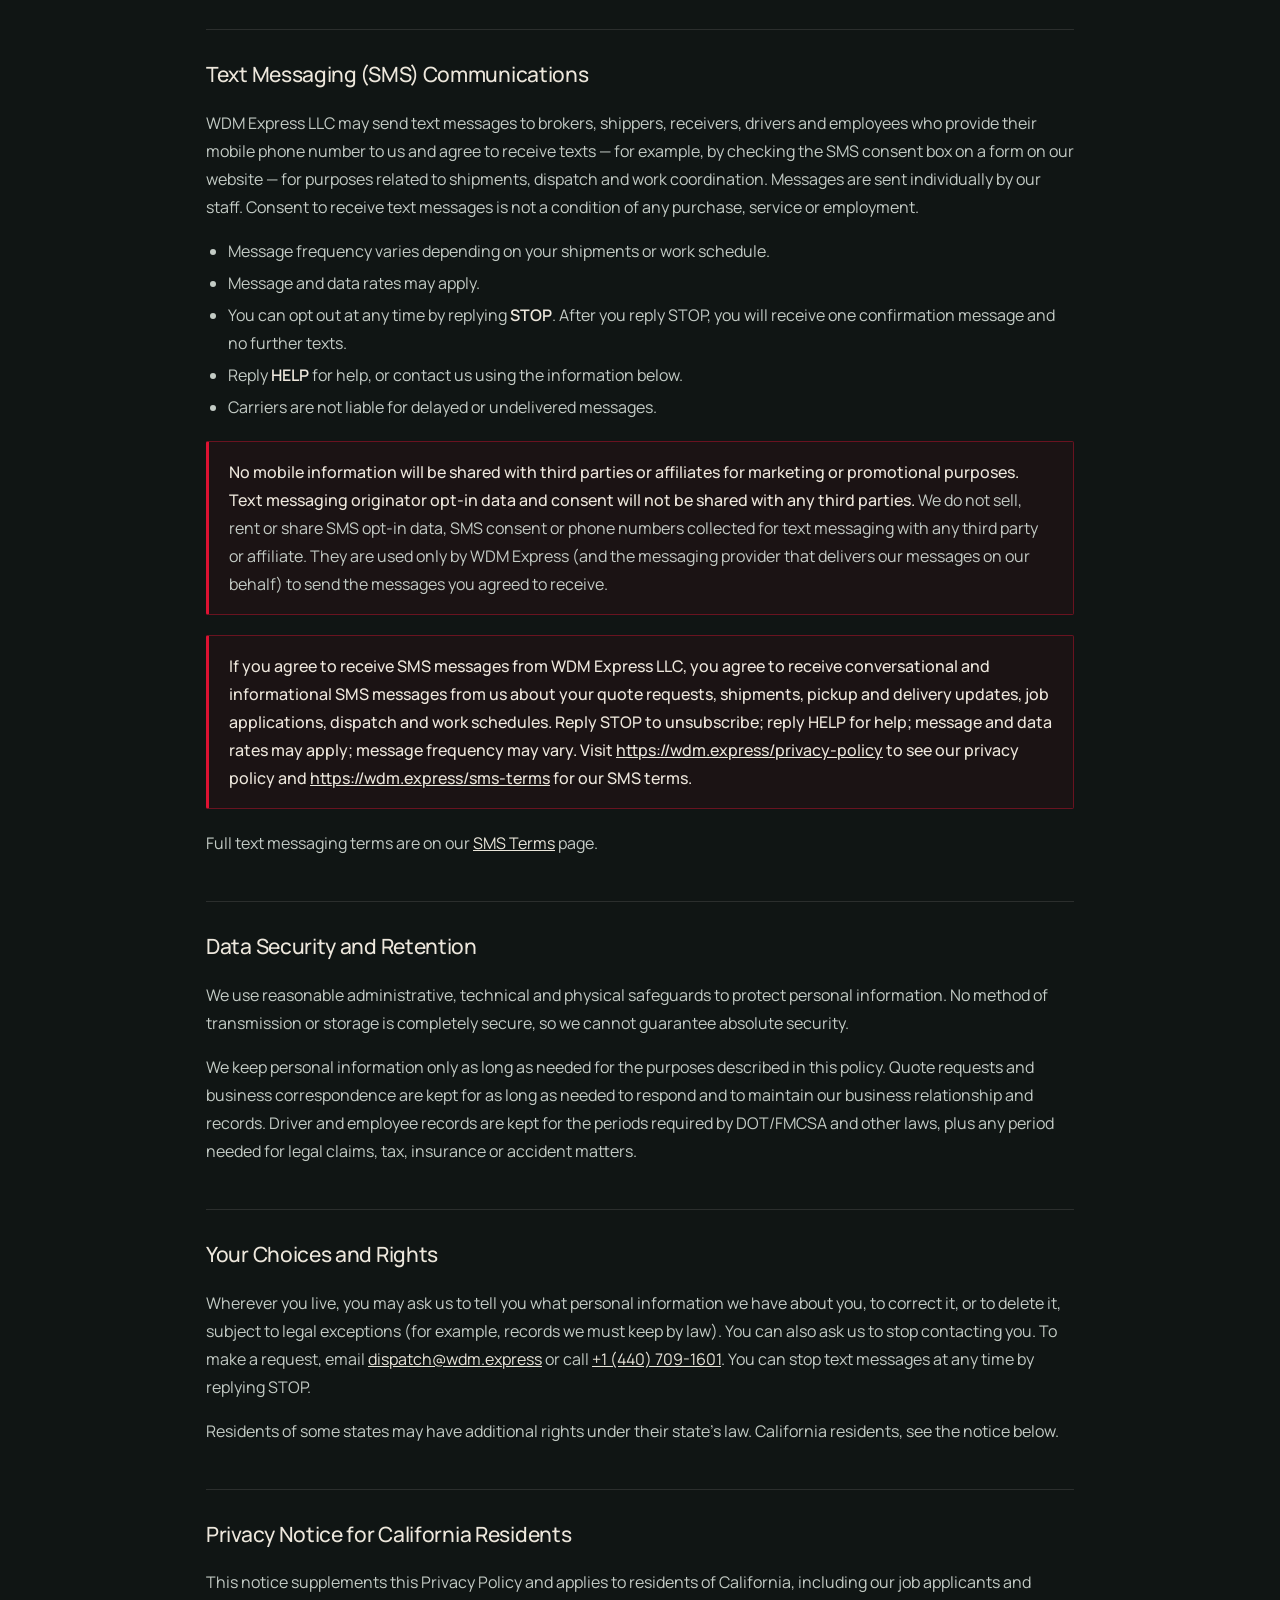
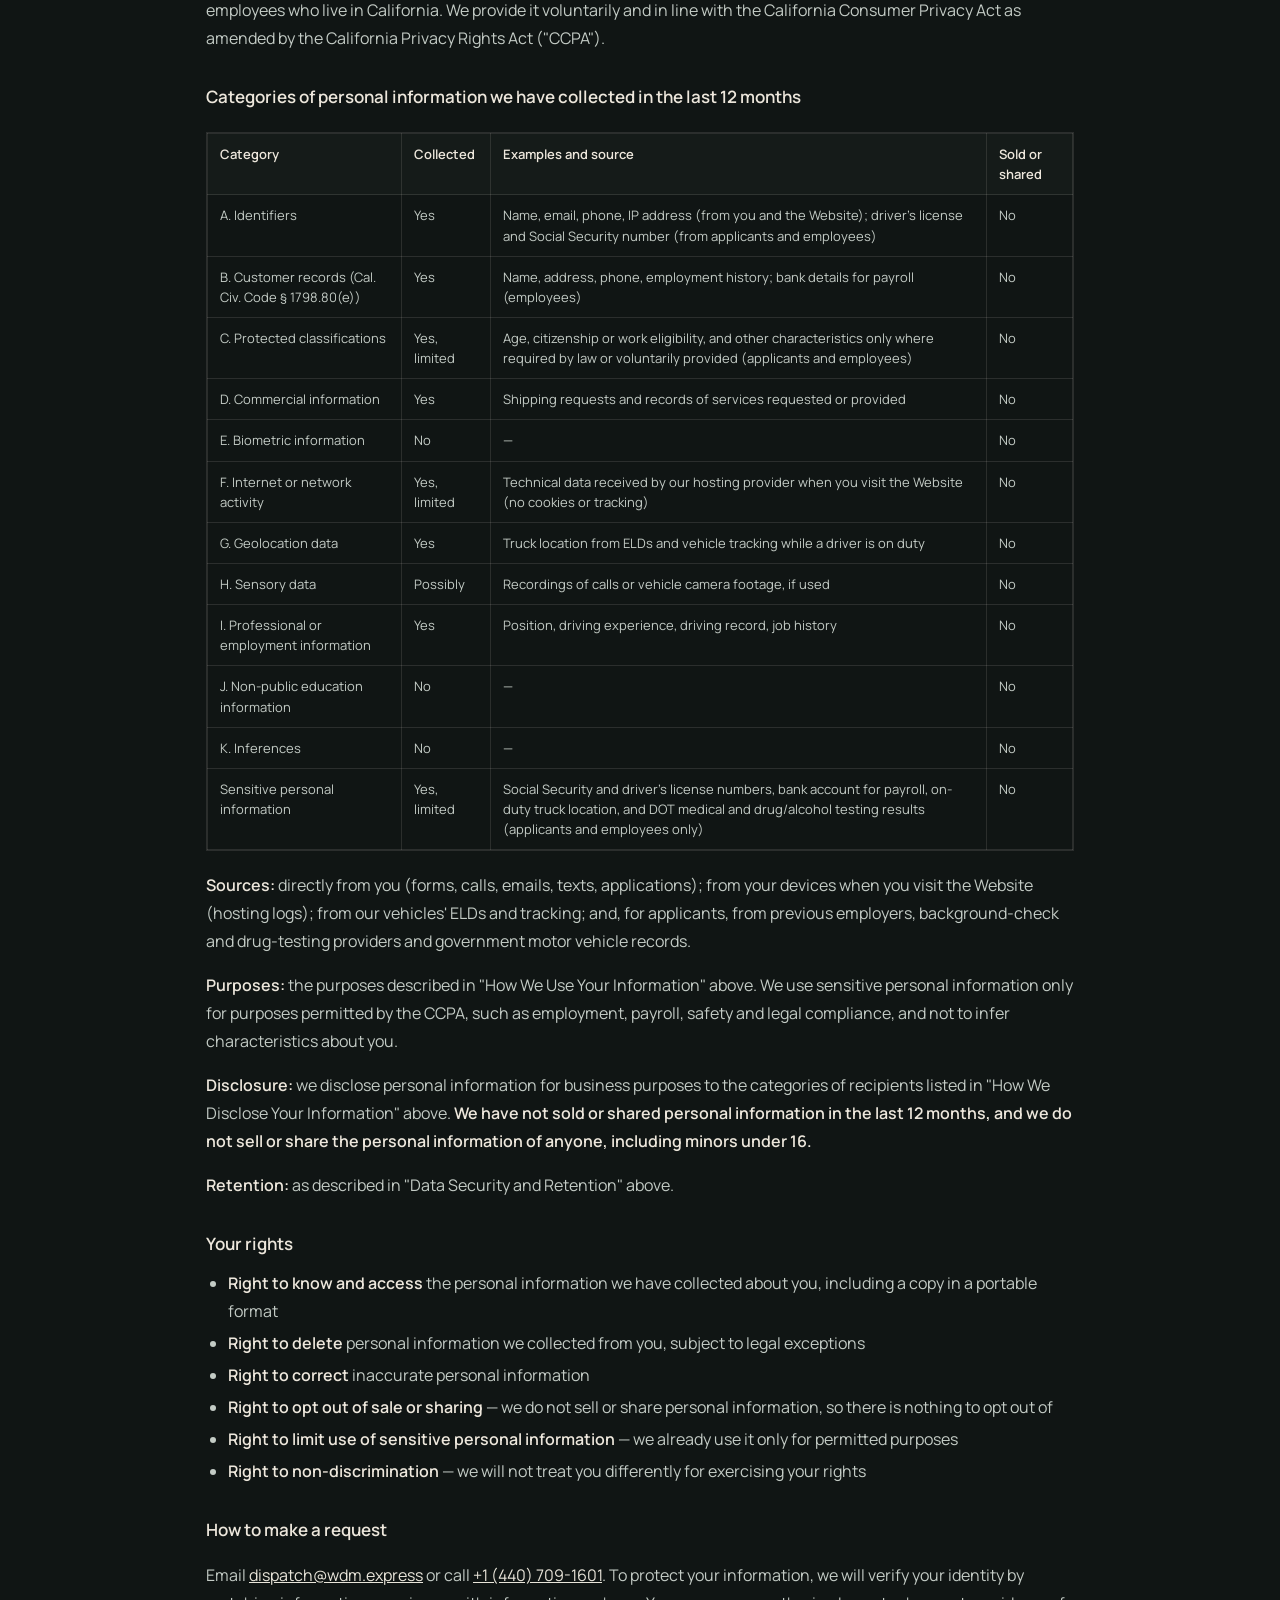
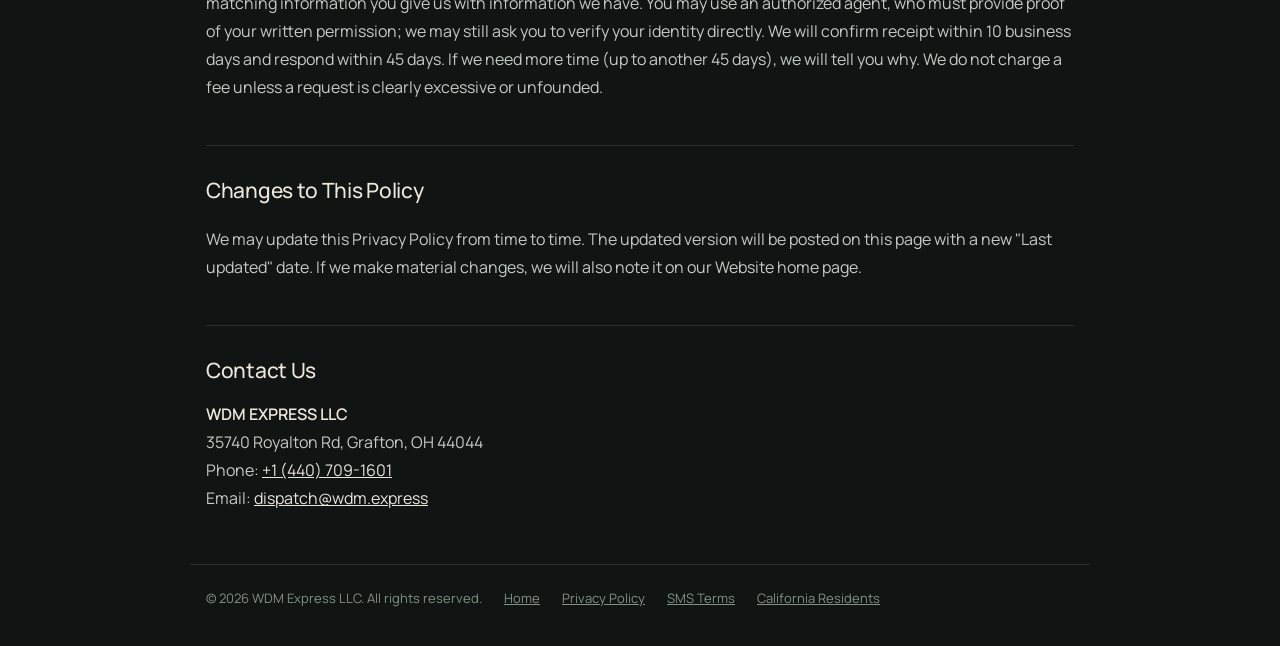
<file: privacy-policy.html>
<!DOCTYPE html>
<html lang="en">
<head>
<meta charset="utf-8">
<meta name="viewport" content="width=device-width, initial-scale=1.0">
<title>Privacy Policy | WDM EXPRESS LLC</title>
<meta name="description" content="Privacy Policy of WDM EXPRESS LLC: what we collect, how we use it, text message (SMS) terms (STOP to opt out, HELP for help) and California privacy rights.">
<link rel="canonical" href="https://wdm.express/privacy-policy">
<link rel="icon" type="image/png" sizes="64x64" href="assets/favicon.png">
<meta name="theme-color" content="#101514">
<link rel="stylesheet" href="assets/fonts.css">
<style>
  :root{--bg:#101514;--panel:#151b19;--text:#c3cbc5;--head:#ede7dc;--muted:#829184;--red:#de1232;--line:#ede7dc1f;--beige:#e9e5da}
  *{box-sizing:border-box}
  html{scroll-behavior:smooth}
  body{margin:0;background:var(--bg);color:var(--text);font-family:'Manrope',Arial,sans-serif;font-weight:400;line-height:1.75}
  a{color:var(--beige)}
  .top{display:flex;align-items:center;justify-content:space-between;gap:16px;max-width:900px;margin:0 auto;padding:22px 16px;border-bottom:1px solid var(--line)}
  .top img{width:130px;height:auto;display:block}
  .top nav{display:flex;gap:22px;font-size:13px}
  .top nav a{text-decoration:none;color:var(--text)}
  .top nav a[aria-current]{color:var(--head);border-bottom:1px solid var(--red);padding-bottom:3px}
  .wrap{max-width:900px;margin:0 auto;padding:56px 16px 40px}
  .eyebrow{font-size:10px;letter-spacing:2px;color:var(--muted);font-weight:600;margin:0 0 18px;text-transform:uppercase}
  h1{color:var(--head);font-weight:300;font-size:clamp(40px,7vw,64px);letter-spacing:-2px;line-height:1.05;margin:0 0 12px}
  h1 em{font-style:normal;color:var(--red)}
  .muted{color:var(--muted);font-size:14px;margin:0 0 30px}
  h2{color:var(--head);font-size:21px;font-weight:500;letter-spacing:-.3px;margin:44px 0 10px;padding-top:26px;border-top:1px solid var(--line)}
  p,li{font-size:16px}
  ul{padding-left:22px;margin:10px 0}
  li{margin:4px 0}
  strong{color:var(--head);font-weight:600}
  .box{border:1px solid #de123266;border-left:3px solid var(--red);background:#de12320d;padding:16px 20px;margin:20px 0;border-radius:2px}
  .box strong{font-weight:500}
  address{font-style:normal}
  footer{max-width:900px;margin:0 auto;padding:22px 16px 36px;border-top:1px solid var(--line);font-size:13px;color:var(--muted);display:flex;flex-wrap:wrap;gap:10px 22px}
  footer a{color:var(--muted)}
  @media(max-width:560px){.top img{width:110px}.top nav{gap:16px}.wrap{padding-top:40px}p,li{font-size:15px}}
  h3{color:var(--head);font-size:17px;font-weight:600;margin:30px 0 8px}
  .table-wrap{overflow-x:auto;margin:20px 0;border:1px solid var(--line)}
  table{border-collapse:collapse;width:100%;min-width:720px;font-size:13px;line-height:1.55}
  th,td{border:1px solid var(--line);padding:10px 12px;text-align:left;vertical-align:top}
  th{background:var(--panel);color:var(--head);font-weight:600}
  td p,th p{font-size:13px;margin:0 0 6px}
  ol{padding-left:22px}
  address{margin:12px 0}
  ul ul{margin:4px 0}
</style>
</head>
<body>
<header class="top">
  <a href="./" aria-label="WDM Express home"><img src="assets/logo.png" alt="WDM Express LLC" width="130" height="65"></a>
  <nav><a href="./">Home</a><a href="./#quote">Get a quote</a><a href="privacy-policy" aria-current="page">Privacy Policy</a><a href="sms-terms">SMS Terms</a><a href="ccpa">California Residents</a></nav>
</header>
<main class="wrap">
  <p class="eyebrow">WDM Express LLC · Legal</p>
  <h1>Privacy <em>Policy</em></h1>
  <p class="muted">WDM EXPRESS LLC &middot; USDOT 4102303 &middot; MC 1565080 &middot; Last updated: November 17, 2026</p>

  <p>WDM EXPRESS LLC ("WDM Express", "Company", "we", "us" or "our") is an asset-based motor carrier based in Grafton, Ohio. We respect your privacy. This Privacy Policy explains what personal information we collect, how we use and protect it, who we disclose it to, and the choices you have.</p>
  <p>This policy applies to information we collect through our website <a href="https://wdm.express/">wdm.express</a> (the "Website"), through the forms on it, and in phone calls, emails and text messages between you and us. It also explains, in general terms, the information we handle about drivers, job applicants and employees. It does not apply to websites or services of third parties, even if our Website links to them.</p>
  <p>By using the Website or sending us your information, you acknowledge that you have read this policy.</p>

  <h2>Children Under the Age of 16</h2>
  <p>Our Website and services are intended for businesses and adults. They are not directed to children under 16, and we do not knowingly collect personal information from children under 16. If we learn that we have received such information, we will delete it. If you believe we may have information from or about a child under 16, please contact us using the details at the end of this policy.</p>

  <h2>Information We Collect</h2>
  <h3>Information you give us</h3>
  <p>We collect this information when you fill in a form on our Website, or when you call, text or email us.</p>
  <ul>
    <li><strong>Shipping (quote) requests:</strong> your name, company, email address, phone number, pickup and delivery locations, ready date, equipment type and cargo details.</li>
    <li><strong>Driver job applications:</strong> your name, phone number, email address, city or location, the position you are interested in, driving experience, preferred schedule, possible start date, whether your driving record has major violations in the last 3 years, and any message you add (for example, endorsements or equipment experience).</li>
    <li><strong>Your consents:</strong> whether you agreed to be contacted about your application and whether you agreed to receive text messages, with the date of your submission.</li>
    <li><strong>Communications:</strong> records and copies of your calls, emails and text messages with us, including your contact details and what you tell us.</li>
  </ul>

  <h3>Information collected automatically</h3>
  <p><strong>Our Website does not use cookies, analytics, advertising pixels, web beacons or any other tracking technologies, and it does not show targeted advertising.</strong> Like any website, it is delivered by a hosting provider whose servers automatically receive technical information needed to deliver the pages, such as your IP address, browser type, the page requested and the date and time. This information is used to deliver and secure the Website, not to profile visitors. If we ever add analytics or similar tools, we will update this policy first.</p>

  <h3>Information about drivers, applicants and employees</h3>
  <p>If you apply to drive for us or work for us, the hiring and employment process (which happens outside the Website) may involve additional information that federal and state law requires a motor carrier to collect and keep, such as:</p>
  <ul>
    <li>Government identifiers, including driver's license or CDL details, Social Security number and work-eligibility documents</li>
    <li>Employment history, previous-employer safety performance history, and motor vehicle records</li>
    <li>DOT medical examiner's certificate and drug and alcohol testing results, as required by DOT/FMCSA regulations</li>
    <li>Payroll, tax and bank account information needed to pay you</li>
    <li>Location and driving data from electronic logging devices (ELDs) and vehicle tracking, while a driver is on duty</li>
    <li>Information about race, ethnicity, sex or age only where required by law or voluntarily provided</li>
  </ul>
  <p>We use this information only for hiring, employment, payroll, safety and legal compliance, and we never sell it.</p>

  <h2>How We Use Your Information</h2>
  <ul>
    <li>To respond to your quote requests and questions, and to provide transportation services</li>
    <li>To coordinate pickups and deliveries, and to communicate with shippers, brokers, receivers and drivers about shipments, dispatch and schedules</li>
    <li>To review job applications, contact applicants, hire drivers and manage employment</li>
    <li>To send text messages to people who agreed to receive them (see "Text Messaging (SMS) Communications" below)</li>
    <li>To operate, maintain and secure our Website and business</li>
    <li>To comply with laws and regulations (including DOT/FMCSA requirements), respond to lawful requests, and protect our rights, our people and the public</li>
    <li>For any other purpose we describe when you provide the information, or with your consent</li>
  </ul>

  <h2>How We Disclose Your Information</h2>
  <p><strong>We do not sell your personal information, and we do not share it for targeted (cross-context behavioral) advertising.</strong> We disclose personal information only as follows:</p>
  <ul>
    <li><strong>Service providers</strong> that help us run our business and may process information only on our behalf, including:
      <ul>
        <li>Web3Forms, which delivers Website form submissions to our email</li>
        <li>Google Workspace, our email provider</li>
        <li>GitHub Pages, which hosts the Website</li>
        <li>Our phone and text messaging providers, and accounting, payroll and other business software providers</li>
      </ul>
    </li>
    <li><strong>Parties to a shipment</strong>, such as the shipper, broker or receiver of a load, only as needed to complete that shipment</li>
    <li><strong>Background-check, drug-testing and similar providers</strong>, and previous employers, as part of hiring drivers as required by law</li>
    <li><strong>Insurers, government agencies and law enforcement</strong> (for example, the DOT and FMCSA), when required by law, legal process or regulation, or when needed to protect safety or our legal rights</li>
    <li><strong>Companies under common ownership or control with us</strong>, if any now or in the future, only for the purposes described in this policy</li>
    <li><strong>A buyer or successor</strong> in the event of a merger, sale of assets, reorganization or similar transaction, subject to this policy</li>
    <li><strong>Anyone else with your consent</strong>, except SMS opt-in data and consent as explained below</li>
  </ul>
  <div class="box"><strong>No mobile opt-in or text message consent will be shared with third parties or affiliates. All of the above categories exclude text messaging originator opt-in data and consent.</strong> Your SMS opt-in, your consent and the phone number you gave us for text messages will not be shared with, sold to or rented to any third parties or affiliates for any purpose, including their marketing or promotional purposes. The only exception is the phone and text messaging provider that delivers our own messages to you on our behalf.</div>

  <h2 id="sms">Text Messaging (SMS) Communications</h2>
  <p>WDM Express LLC may send text messages to brokers, shippers, receivers, drivers and employees who provide their mobile phone number to us and agree to receive texts — for example, by checking the SMS consent box on a form on our website — for purposes related to shipments, dispatch and work coordination. Messages are sent individually by our staff. Consent to receive text messages is not a condition of any purchase, service or employment.</p>
  <ul>
    <li>Message frequency varies depending on your shipments or work schedule.</li>
    <li>Message and data rates may apply.</li>
    <li>You can opt out at any time by replying <strong>STOP</strong>. After you reply STOP, you will receive one confirmation message and no further texts.</li>
    <li>Reply <strong>HELP</strong> for help, or contact us using the information below.</li>
    <li>Carriers are not liable for delayed or undelivered messages.</li>
  </ul>
  <div class="box">
    <strong>No mobile information will be shared with third parties or affiliates for marketing or promotional purposes. Text messaging originator opt-in data and consent will not be shared with any third parties.</strong> We do not sell, rent or share SMS opt-in data, SMS consent or phone numbers collected for text messaging with any third party or affiliate. They are used only by WDM Express (and the messaging provider that delivers our messages on our behalf) to send the messages you agreed to receive.
  </div>
  <div class="box"><strong>If you agree to receive SMS messages from WDM Express LLC, you agree to receive conversational and informational SMS messages from us about your quote requests, shipments, pickup and delivery updates, job applications, dispatch and work schedules. Reply STOP to unsubscribe; reply HELP for help; message and data rates may apply; message frequency may vary. Visit <a href="https://wdm.express/privacy-policy">https://wdm.express/privacy-policy</a> to see our privacy policy and <a href="https://wdm.express/sms-terms">https://wdm.express/sms-terms</a> for our SMS terms.</strong></div>
  <p>Full text messaging terms are on our <a href="sms-terms">SMS Terms</a> page.</p>

  
      

  <h2>Data Security and Retention</h2>
  <p>We use reasonable administrative, technical and physical safeguards to protect personal information. No method of transmission or storage is completely secure, so we cannot guarantee absolute security.</p>
  <p>We keep personal information only as long as needed for the purposes described in this policy. Quote requests and business correspondence are kept for as long as needed to respond and to maintain our business relationship and records. Driver and employee records are kept for the periods required by DOT/FMCSA and other laws, plus any period needed for legal claims, tax, insurance or accident matters.</p>

  <h2>Your Choices and Rights</h2>
  <p>Wherever you live, you may ask us to tell you what personal information we have about you, to correct it, or to delete it, subject to legal exceptions (for example, records we must keep by law). You can also ask us to stop contacting you. To make a request, email <a href="mailto:dispatch@wdm.express">dispatch@wdm.express</a> or call <a href="tel:+14407091601">+1 (440) 709-1601</a>. You can stop text messages at any time by replying STOP.</p>
  <p>Residents of some states may have additional rights under their state's law. California residents, see the notice below.</p>

  <h2 id="california">Privacy Notice for California Residents</h2>
  <p>This notice supplements this Privacy Policy and applies to residents of California, including our job applicants and employees who live in California. We provide it voluntarily and in line with the California Consumer Privacy Act as amended by the California Privacy Rights Act ("CCPA").</p>

  <h3>Categories of personal information we have collected in the last 12 months</h3>
  <div class="table-wrap"><table>
    <thead><tr><th>Category</th><th>Collected</th><th>Examples and source</th><th>Sold or shared</th></tr></thead>
    <tbody>
      <tr><td>A. Identifiers</td><td>Yes</td><td>Name, email, phone, IP address (from you and the Website); driver's license and Social Security number (from applicants and employees)</td><td>No</td></tr>
      <tr><td>B. Customer records (Cal. Civ. Code &sect; 1798.80(e))</td><td>Yes</td><td>Name, address, phone, employment history; bank details for payroll (employees)</td><td>No</td></tr>
      <tr><td>C. Protected classifications</td><td>Yes, limited</td><td>Age, citizenship or work eligibility, and other characteristics only where required by law or voluntarily provided (applicants and employees)</td><td>No</td></tr>
      <tr><td>D. Commercial information</td><td>Yes</td><td>Shipping requests and records of services requested or provided</td><td>No</td></tr>
      <tr><td>E. Biometric information</td><td>No</td><td>&mdash;</td><td>No</td></tr>
      <tr><td>F. Internet or network activity</td><td>Yes, limited</td><td>Technical data received by our hosting provider when you visit the Website (no cookies or tracking)</td><td>No</td></tr>
      <tr><td>G. Geolocation data</td><td>Yes</td><td>Truck location from ELDs and vehicle tracking while a driver is on duty</td><td>No</td></tr>
      <tr><td>H. Sensory data</td><td>Possibly</td><td>Recordings of calls or vehicle camera footage, if used</td><td>No</td></tr>
      <tr><td>I. Professional or employment information</td><td>Yes</td><td>Position, driving experience, driving record, job history</td><td>No</td></tr>
      <tr><td>J. Non-public education information</td><td>No</td><td>&mdash;</td><td>No</td></tr>
      <tr><td>K. Inferences</td><td>No</td><td>&mdash;</td><td>No</td></tr>
      <tr><td>Sensitive personal information</td><td>Yes, limited</td><td>Social Security and driver's license numbers, bank account for payroll, on-duty truck location, and DOT medical and drug/alcohol testing results (applicants and employees only)</td><td>No</td></tr>
    </tbody>
  </table></div>
  <p><strong>Sources:</strong> directly from you (forms, calls, emails, texts, applications); from your devices when you visit the Website (hosting logs); from our vehicles' ELDs and tracking; and, for applicants, from previous employers, background-check and drug-testing providers and government motor vehicle records.</p>
  <p><strong>Purposes:</strong> the purposes described in "How We Use Your Information" above. We use sensitive personal information only for purposes permitted by the CCPA, such as employment, payroll, safety and legal compliance, and not to infer characteristics about you.</p>
  <p><strong>Disclosure:</strong> we disclose personal information for business purposes to the categories of recipients listed in "How We Disclose Your Information" above. <strong>We have not sold or shared personal information in the last 12 months, and we do not sell or share the personal information of anyone, including minors under 16.</strong></p>
  <p><strong>Retention:</strong> as described in "Data Security and Retention" above.</p>

  <h3>Your rights</h3>
  <ul>
    <li><strong>Right to know and access</strong> the personal information we have collected about you, including a copy in a portable format</li>
    <li><strong>Right to delete</strong> personal information we collected from you, subject to legal exceptions</li>
    <li><strong>Right to correct</strong> inaccurate personal information</li>
    <li><strong>Right to opt out of sale or sharing</strong> &mdash; we do not sell or share personal information, so there is nothing to opt out of</li>
    <li><strong>Right to limit use of sensitive personal information</strong> &mdash; we already use it only for permitted purposes</li>
    <li><strong>Right to non-discrimination</strong> &mdash; we will not treat you differently for exercising your rights</li>
  </ul>

  <h3>How to make a request</h3>
  <p>Email <a href="mailto:dispatch@wdm.express">dispatch@wdm.express</a> or call <a href="tel:+14407091601">+1 (440) 709-1601</a>. To protect your information, we will verify your identity by matching information you give us with information we have. You may use an authorized agent, who must provide proof of your written permission; we may still ask you to verify your identity directly. We will confirm receipt within 10 business days and respond within 45 days. If we need more time (up to another 45 days), we will tell you why. We do not charge a fee unless a request is clearly excessive or unfounded.</p>

  <h2>Changes to This Policy</h2>
  <p>We may update this Privacy Policy from time to time. The updated version will be posted on this page with a new "Last updated" date. If we make material changes, we will also note it on our Website home page.</p>

  <h2>Contact Us</h2>
  <address>
    <strong>WDM EXPRESS LLC</strong><br>
    35740 Royalton Rd, Grafton, OH 44044<br>
    Phone: <a href="tel:+14407091601">+1 (440) 709-1601</a><br>
    Email: <a href="mailto:dispatch@wdm.express">dispatch@wdm.express</a>
  </address>
</main>

<footer><span>&copy; 2026 WDM Express LLC. All rights reserved.</span><a href="./">Home</a><a href="privacy-policy">Privacy Policy</a><a href="sms-terms">SMS Terms</a><a href="ccpa">California Residents</a></footer>
</body>
</html>
</file>
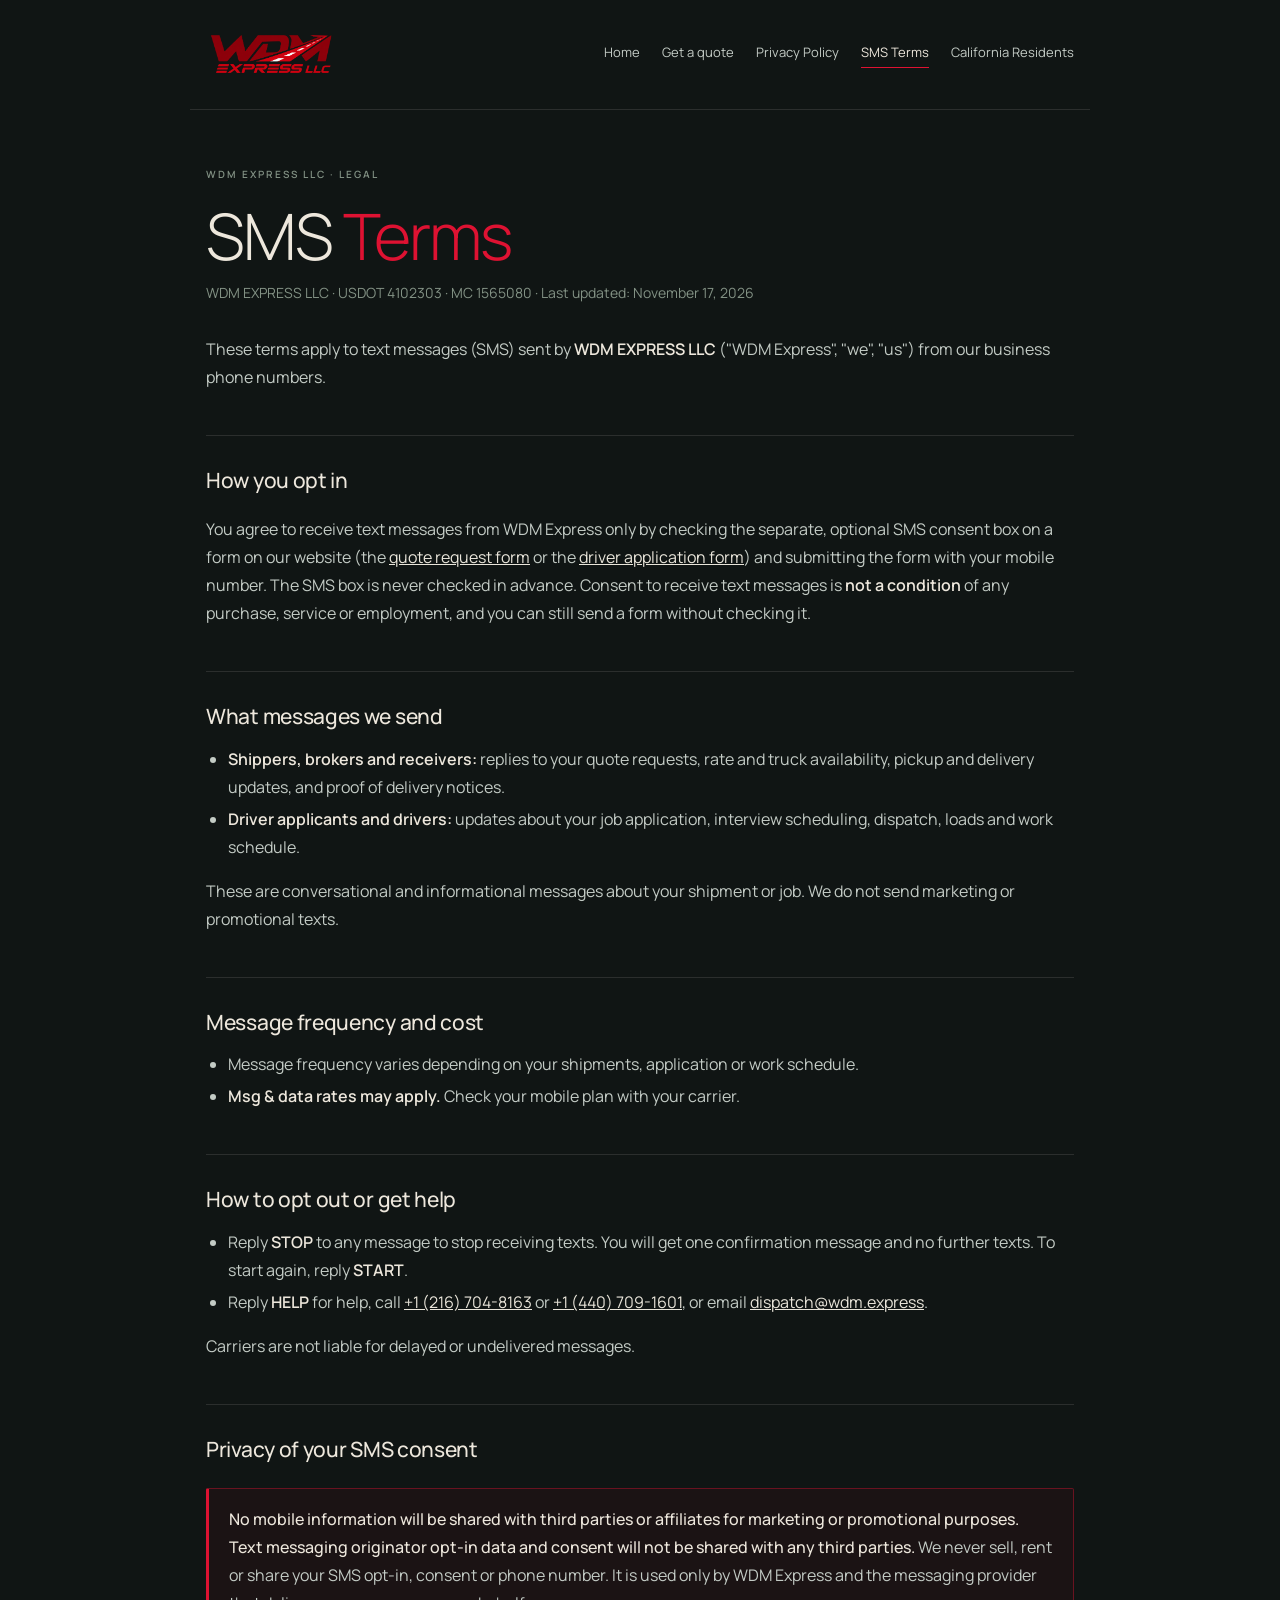
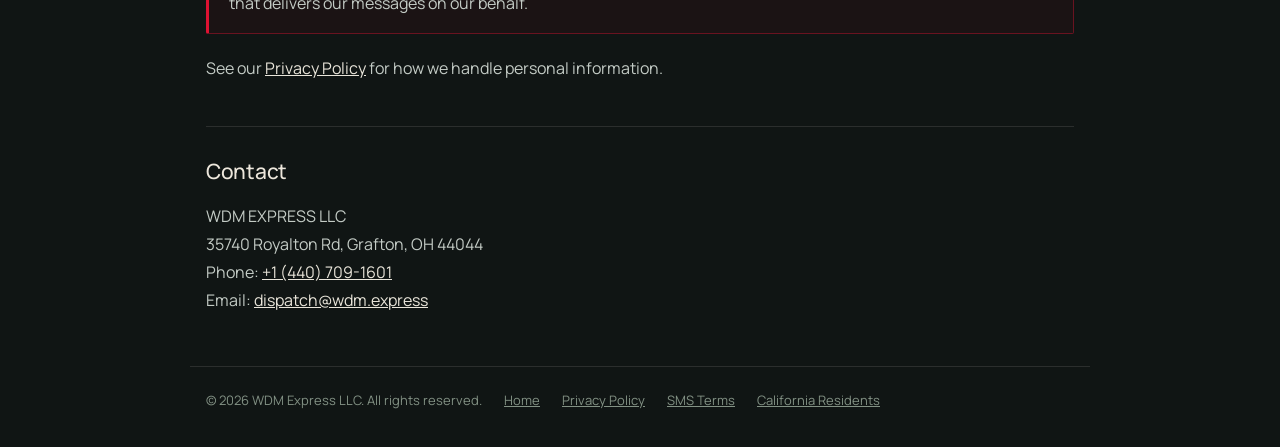
<file: sms-terms.html>
<!DOCTYPE html>
<html lang="en">
<head>
<meta charset="utf-8">
<meta name="viewport" content="width=device-width, initial-scale=1.0">
<title>SMS Terms | WDM EXPRESS LLC</title>
<meta name="description" content="SMS Terms of WDM EXPRESS LLC: how to opt in to text messages, message types and frequency, Msg &amp; data rates may apply, Reply STOP to opt out, HELP for help.">
<link rel="canonical" href="https://wdm.express/sms-terms">
<link rel="icon" type="image/png" sizes="64x64" href="assets/favicon.png">
<meta name="theme-color" content="#101514">
<link rel="stylesheet" href="assets/fonts.css">
<style>
  :root{--bg:#101514;--panel:#151b19;--text:#c3cbc5;--head:#ede7dc;--muted:#829184;--red:#de1232;--line:#ede7dc1f;--beige:#e9e5da}
  *{box-sizing:border-box}
  html{scroll-behavior:smooth}
  body{margin:0;background:var(--bg);color:var(--text);font-family:'Manrope',Arial,sans-serif;font-weight:400;line-height:1.75}
  a{color:var(--beige)}
  .top{display:flex;align-items:center;justify-content:space-between;gap:16px;max-width:900px;margin:0 auto;padding:22px 16px;border-bottom:1px solid var(--line)}
  .top img{width:130px;height:auto;display:block}
  .top nav{display:flex;gap:22px;font-size:13px}
  .top nav a{text-decoration:none;color:var(--text)}
  .top nav a[aria-current]{color:var(--head);border-bottom:1px solid var(--red);padding-bottom:3px}
  .wrap{max-width:900px;margin:0 auto;padding:56px 16px 40px}
  .eyebrow{font-size:10px;letter-spacing:2px;color:var(--muted);font-weight:600;margin:0 0 18px;text-transform:uppercase}
  h1{color:var(--head);font-weight:300;font-size:clamp(40px,7vw,64px);letter-spacing:-2px;line-height:1.05;margin:0 0 12px}
  h1 em{font-style:normal;color:var(--red)}
  .muted{color:var(--muted);font-size:14px;margin:0 0 30px}
  h2{color:var(--head);font-size:21px;font-weight:500;letter-spacing:-.3px;margin:44px 0 10px;padding-top:26px;border-top:1px solid var(--line)}
  p,li{font-size:16px}
  ul{padding-left:22px;margin:10px 0}
  li{margin:4px 0}
  strong{color:var(--head);font-weight:600}
  .box{border:1px solid #de123266;border-left:3px solid var(--red);background:#de12320d;padding:16px 20px;margin:20px 0;border-radius:2px}
  .box strong{font-weight:500}
  address{font-style:normal}
  footer{max-width:900px;margin:0 auto;padding:22px 16px 36px;border-top:1px solid var(--line);font-size:13px;color:var(--muted);display:flex;flex-wrap:wrap;gap:10px 22px}
  footer a{color:var(--muted)}
  @media(max-width:560px){.top img{width:110px}.top nav{gap:16px}.wrap{padding-top:40px}p,li{font-size:15px}}
  h3{color:var(--head);font-size:17px;font-weight:600;margin:30px 0 8px}
  .table-wrap{overflow-x:auto;margin:20px 0;border:1px solid var(--line)}
  table{border-collapse:collapse;width:100%;min-width:720px;font-size:13px;line-height:1.55}
  th,td{border:1px solid var(--line);padding:10px 12px;text-align:left;vertical-align:top}
  th{background:var(--panel);color:var(--head);font-weight:600}
  td p,th p{font-size:13px;margin:0 0 6px}
  ol{padding-left:22px}
  address{margin:12px 0}
</style>
</head>
<body>
<header class="top">
  <a href="./" aria-label="WDM Express home"><img src="assets/logo.png" alt="WDM Express LLC" width="130" height="65"></a>
  <nav><a href="./">Home</a><a href="./#quote">Get a quote</a><a href="privacy-policy">Privacy Policy</a><a href="sms-terms" aria-current="page">SMS Terms</a><a href="ccpa">California Residents</a></nav>
</header>
<main class="wrap">
  <p class="eyebrow">WDM Express LLC · Legal</p>
  <h1>SMS <em>Terms</em></h1>
  <p class="muted">WDM EXPRESS LLC &middot; USDOT 4102303 &middot; MC 1565080 &middot; Last updated: November 17, 2026</p>
  <p>These terms apply to text messages (SMS) sent by <strong>WDM EXPRESS LLC</strong> ("WDM Express", "we", "us") from our business phone numbers.</p>

  <h2>How you opt in</h2>
  <p>You agree to receive text messages from WDM Express only by checking the separate, optional SMS consent box on a form on our website (the <a href="./#quote">quote request form</a> or the <a href="./#apply">driver application form</a>) and submitting the form with your mobile number. The SMS box is never checked in advance. Consent to receive text messages is <strong>not a condition</strong> of any purchase, service or employment, and you can still send a form without checking it.</p>

  <h2>What messages we send</h2>
  <ul>
    <li><strong>Shippers, brokers and receivers:</strong> replies to your quote requests, rate and truck availability, pickup and delivery updates, and proof of delivery notices.</li>
    <li><strong>Driver applicants and drivers:</strong> updates about your job application, interview scheduling, dispatch, loads and work schedule.</li>
  </ul>
  <p>These are conversational and informational messages about your shipment or job. We do not send marketing or promotional texts.</p>

  <h2>Message frequency and cost</h2>
  <ul>
    <li>Message frequency varies depending on your shipments, application or work schedule.</li>
    <li><strong>Msg &amp; data rates may apply.</strong> Check your mobile plan with your carrier.</li>
  </ul>

  <h2>How to opt out or get help</h2>
  <ul>
    <li>Reply <strong>STOP</strong> to any message to stop receiving texts. You will get one confirmation message and no further texts. To start again, reply <strong>START</strong>.</li>
    <li>Reply <strong>HELP</strong> for help, call <a href="tel:+12167048163">+1 (216) 704-8163</a> or <a href="tel:+14407091601">+1 (440) 709-1601</a>, or email <a href="mailto:dispatch@wdm.express">dispatch@wdm.express</a>.</li>
  </ul>
  <p>Carriers are not liable for delayed or undelivered messages.</p>

  <h2>Privacy of your SMS consent</h2>
  <div class="box"><strong>No mobile information will be shared with third parties or affiliates for marketing or promotional purposes. Text messaging originator opt-in data and consent will not be shared with any third parties.</strong> We never sell, rent or share your SMS opt-in, consent or phone number. It is used only by WDM Express and the messaging provider that delivers our messages on our behalf.</div>
  <p>See our <a href="privacy-policy">Privacy Policy</a> for how we handle personal information.</p>

  <h2>Contact</h2>
  <address>WDM EXPRESS LLC<br>35740 Royalton Rd, Grafton, OH 44044<br>Phone: <a href="tel:+14407091601">+1 (440) 709-1601</a><br>Email: <a href="mailto:dispatch@wdm.express">dispatch@wdm.express</a></address>
</main>
<footer><span>&copy; 2026 WDM Express LLC. All rights reserved.</span><a href="./">Home</a><a href="privacy-policy">Privacy Policy</a><a href="sms-terms">SMS Terms</a><a href="ccpa">California Residents</a></footer>
</body>
</html>
</file>
<file: style.css>
@import url('assets/fonts.css');
html{scroll-behavior:smooth;scroll-padding-top:20px}body{margin:0}.wdm{--red:#de1232;--ink:#11171c;--muted:#8d9ba5;--line:#ffffff22;background:var(--ink);color:#f4f5f3;font-family:'DM Sans',Arial,sans-serif;font-size:14px;line-height:1.5;overflow-x:clip;min-height:100vh}.wdm *{box-sizing:border-box}.wdm h1,.wdm h2,.wdm h3,.wdm p{margin:0}.wdm h1,.wdm h2{font-family:'Barlow Condensed',Impact,'Arial Narrow',sans-serif;font-weight:600;letter-spacing:-1px;line-height:.98}.wdm h2{font-size:clamp(46px,4.8vw,72px)}.wdm h2>span{color:#75838d}.wdm em{font-style:normal;color:var(--red)}.wdm button,.wdm input,.wdm select,.wdm textarea{font:inherit}.wdm a{color:inherit;text-decoration:none}.wdm button,.wdm a{-webkit-tap-highlight-color:transparent}.wdm button{cursor:pointer}.wdm button:focus-visible,.wdm a:focus-visible,.wdm summary:focus-visible{outline:3px solid var(--red);outline-offset:5px}.wdm button:disabled{opacity:.3;cursor:default}.wdm [hidden]{display:none!important}.wdm .skip-link{position:absolute;top:-100px;left:20px;padding:15px;background:white;color:black;z-index:50}.wdm .skip-link:focus{top:10px}.wdm .topbar{height:100px;display:flex;align-items:center;justify-content:space-between;margin:0 4%;border-bottom:1px solid var(--line);position:relative;z-index:5}.wdm .logo img{width:160px;height:80px;object-fit:contain;display:block}.wdm .topbar nav{display:flex;gap:35px;font-size:12px;color:#b7c1c7}.wdm .topbar nav a:hover{color:white}.wdm .nav-button{display:flex;align-items:center;gap:30px;font-size:12px;border:1px solid #ffffff50;padding:11px 18px;transition:background .2s}.wdm .nav-button:hover{background:#ffffff12}.wdm .arrow{font-family:Arial,sans-serif;font-size:25px;font-weight:400;line-height:1}.wdm .mobile-menu{display:none}.wdm .primary{display:inline-flex;align-items:center;justify-content:space-between;gap:45px;background:var(--red);color:#fff;padding:18px 22px;font-size:12px;border:1px solid var(--red);font-weight:500;transition:background .2s,transform .2s}.wdm .primary:hover{background:#bc0d29;border-color:#bc0d29;transform:translateY(-2px)}.wdm .eyebrow{font-size:9px;letter-spacing:1.8px;font-weight:600;display:flex;align-items:center;gap:10px}.wdm .eyebrow i,.wdm .dark-photo-label i{width:6px;height:6px;border-radius:50%;background:var(--red)}.wdm .dark-hero{height:715px;position:relative;overflow:hidden;margin-top:-100px;padding-top:100px}.wdm .dark-backdrop{position:absolute;inset:0;left:26%}.wdm .dark-backdrop>img{height:100%;width:100%;object-fit:cover;object-position:50% 55%;filter:saturate(.6)}.wdm .dark-backdrop:after{content:'';position:absolute;inset:0;background:linear-gradient(90deg,#11171c,#11171c60 35%,#11171c15 75%),linear-gradient(0deg,#11171c,#11171c10 65%,#11171cb0)}.wdm .dark-grid{position:absolute;inset:100px 4% 0;background:linear-gradient(90deg,transparent calc(50% - 1px),#ffffff0c 50%,transparent calc(50% + 1px)),linear-gradient(90deg,transparent calc(75% - 1px),#ffffff0c 75%,transparent calc(75% + 1px));pointer-events:none}.wdm .dark-heading{position:relative;padding:48px 0 0 6%}.wdm h1{font-size:clamp(100px,9.6vw,145px);line-height:.86;letter-spacing:-2px;font-weight:700;margin-top:28px}.wdm .dark-description{display:flex;gap:16px;align-items:center;margin:27px 0}.wdm .dark-description>span{width:2px;height:40px;background:var(--red)}.wdm .dark-description p{font-size:12px;color:#b3bdc4;line-height:1.7}.wdm .dark-heading .primary{padding:17px 22px}.wdm .vertical-label{position:absolute;right:24px;top:43%;writing-mode:vertical-rl;font-size:7px;letter-spacing:2.5px;color:#b9c3c8}.wdm .dark-photo-label{position:absolute;right:8%;top:55%;display:flex;align-items:center;gap:10px;font-size:8px;letter-spacing:1.5px;background:#11171c80;padding:15px;backdrop-filter:blur(7px)}.wdm .dark-bottom{position:absolute;bottom:30px;left:6%;right:6%;display:flex;align-items:flex-end;justify-content:space-between}.wdm .dark-bottom .eyebrow{font-size:7px;color:#7b8a94;letter-spacing:2px}.wdm .dark-bottom>div:first-child>p:last-child{font-size:14px;margin-top:9px;line-height:1.5}.wdm .round-link{width:44px;height:44px;border:1px solid #ffffff40;border-radius:50%;display:grid;place-items:center}.wdm .equipment-mini{display:flex;flex-direction:column;gap:10px;min-width:240px}.wdm .equipment-mini>span{font-size:7px;letter-spacing:2px;color:#91a0aa}.wdm .equipment-mini b{font-size:19px;font-weight:400;line-height:1.25;letter-spacing:-.5px}.wdm .equipment-mini a{font-size:10px;display:flex;gap:40px;align-items:center}.wdm .equipment-mini a span{font-size:20px}.wdm .dark-fleet-strip{display:grid;grid-template-columns:repeat(3,1fr);margin:0 4%;border-top:1px solid var(--line);border-bottom:1px solid var(--line)}.wdm .dark-fleet-strip>a{display:flex;align-items:center;gap:15px;text-align:left;padding:25px 22px;transition:background .2s}.wdm .dark-fleet-strip>a:hover{background:#ffffff05}.wdm .dark-fleet-strip>a+a{border-left:1px solid var(--line)}.wdm .dark-fleet-strip img{height:74px;width:105px;object-fit:cover;filter:grayscale(.5)}.wdm .strip-number{font-size:9px;color:#63727c}.wdm .dark-fleet-strip div>span{font-size:7px;letter-spacing:1.4px;color:#7d8c96}.wdm .dark-fleet-strip h3{font-size:14px;font-weight:400;margin-top:6px}.wdm .dark-fleet-strip .arrow{margin-left:auto;font-size:22px}.wdm .section{padding:95px 6%}.wdm .section-heading{display:flex;align-items:flex-end;justify-content:space-between;gap:60px;margin-bottom:44px}.wdm .section-heading .eyebrow{margin-bottom:23px}.wdm .section-heading>p,.wdm .section-heading>div+div{max-width:340px;color:var(--muted);font-size:12px;line-height:1.9}.wdm .fine{font-size:10px!important;line-height:1.7!important;color:var(--muted)}.wdm .section-heading .fine{margin-top:15px}.wdm .service-grid{display:grid;grid-template-columns:repeat(3,1fr);border:1px solid var(--line)}.wdm .service-grid article{padding:30px 28px;background:linear-gradient(145deg,#ffffff04,transparent)}.wdm .service-grid article+article{border-left:1px solid var(--line)}.wdm .service-top{display:flex;align-items:center;justify-content:space-between;margin-bottom:32px}.wdm .service-top svg{height:45px;width:60px;fill:none;stroke:var(--red);stroke-width:1.4}.wdm .service-top>span{font-size:9px;color:#5e6c77}.wdm .service-grid h3{font-size:22px;font-weight:500;letter-spacing:-.5px;margin-bottom:18px}.wdm .service-grid p{font-size:12px;color:var(--muted);line-height:1.9;min-height:90px}.wdm .service-grid a{font-size:11px;display:flex;justify-content:space-between;align-items:center;border-top:1px solid var(--line);padding-top:20px;margin-top:30px}.wdm .service-grid a:hover{color:#ee5069}.wdm .fleet-section{background:#181f25}.wdm .equipment-tabs{display:grid;grid-template-columns:repeat(3,1fr);border-bottom:1px solid #ffffff30;margin-bottom:30px}.wdm .equipment-tabs button{display:flex;align-items:center;gap:20px;background:transparent;color:#8d9ba5;border:0;border-bottom:2px solid transparent;margin-bottom:-1px;text-align:left;padding:20px 15px;font-size:13px}.wdm .equipment-tabs button>span:first-child{font-size:9px;color:#61717e}.wdm .equipment-tabs .arrow{margin-left:auto;font-size:20px}.wdm .equipment-tabs button.active{color:white;border-bottom-color:var(--red);background:#ffffff04}.wdm .fleet-showcase{display:grid;grid-template-columns:1.25fr 1fr;gap:0;border:1px solid var(--line)}.wdm .fleet-photo{position:relative;min-height:420px;overflow:hidden;background:#29343b}.wdm .expand-photo{display:block;width:100%;height:100%;padding:0;border:0;background:transparent}.wdm .fleet-photo img{position:absolute;inset:0;width:100%;height:100%;object-fit:cover;filter:saturate(.75);transition:transform .4s}.wdm .expand-photo:hover img{transform:scale(1.025)}.wdm .photo-badge{position:absolute;top:20px;left:20px;background:#11171cbb;color:white;padding:10px 14px;font-size:8px;letter-spacing:1.5px;pointer-events:none}.wdm .photo-controls{position:absolute;bottom:20px;left:20px;display:flex;align-items:center;background:#11171ccc;backdrop-filter:blur(5px);padding:5px;gap:12px}.wdm .photo-controls button{width:38px;height:34px;background:transparent;color:white;border:1px solid #ffffff30}.wdm .photo-controls>span{font-size:9px;min-width:45px;text-align:center}.wdm .photo-expand{position:absolute;bottom:25px;right:23px;font-size:27px;color:white;pointer-events:none}.wdm .fleet-detail{padding:35px 30px}.wdm .fleet-detail>.eyebrow{color:#9cabb5;font-size:8px}.wdm .fleet-detail h3{font-family:'Barlow Condensed',Impact,sans-serif;font-size:47px;line-height:1.02;font-weight:500;letter-spacing:-.7px;margin:20px 0}.wdm .fleet-detail>p:not(.fine){font-size:12px;color:var(--muted);line-height:1.8}.wdm .fleet-detail dl{font-size:10px;margin:25px 0}.wdm .fleet-detail dl div{display:flex;gap:15px;justify-content:space-between;padding:10px 0;border-bottom:1px solid var(--line)}.wdm .fleet-detail dt{color:#758590}.wdm .fleet-detail dd{margin:0;text-align:right}.wdm .fleet-detail .primary{width:100%;font-size:11px;gap:15px}.wdm .fleet-detail>.fine{margin-top:15px}.wdm .approach{display:grid;grid-template-columns:1fr 1fr;gap:90px}.wdm .approach .eyebrow{margin-bottom:23px}.wdm .route-drawing{max-width:500px;position:relative;margin-top:20px}.wdm .route-drawing svg{width:100%;height:auto;display:block}.wdm .route-shadow{stroke:#ffffff12;stroke-width:2}.wdm .route-path{stroke:var(--red);stroke-width:2;stroke-dasharray:7 7;animation:route-flow 14s linear infinite}.wdm .route-label{font-size:8px;letter-spacing:1.2px;color:#677985;display:block;padding-left:5px}.wdm .steps article{display:flex;gap:25px;padding:33px 0;border-top:1px solid var(--line)}.wdm .steps article>span{font-family:'Barlow Condensed',Impact,sans-serif;color:var(--red);font-size:38px;line-height:1}.wdm .steps h3{font-size:18px;font-weight:500;letter-spacing:-.4px;margin-bottom:12px}.wdm .steps p{font-size:12px;line-height:1.9;color:var(--muted);max-width:340px}.wdm .statement{background:var(--red);padding:27px 4%;display:flex;align-items:center;justify-content:space-between;font-size:12px;letter-spacing:1.8px;font-weight:500;gap:20px}.wdm .statement i{font-size:28px;font-style:normal}.wdm .quote-section{display:grid;grid-template-columns:.9fr 1.1fr;gap:90px;background:radial-gradient(ellipse at 0% 80%,#25232b 0%,transparent 60%)}.wdm .quote-copy>.eyebrow{margin-bottom:30px}.wdm .quote-copy h2{font-size:105px;line-height:.9;font-weight:600}.wdm .quote-copy>p:not(.eyebrow){font-size:14px;line-height:1.8;color:var(--muted);margin-top:28px}.wdm .quote-note{border-top:1px solid var(--line);padding-top:25px;margin-top:50px;display:flex;gap:18px;max-width:330px}.wdm .quote-note>.arrow{color:var(--red);font-size:35px}.wdm .quote-note b{font-size:11px;font-weight:500}.wdm .quote-note p{font-size:11px;color:var(--muted);line-height:1.9;margin-top:10px}.wdm form{background:#edf0eb;color:#1b252a;padding:32px}.wdm .form-heading{display:flex;align-items:center;justify-content:space-between;border-bottom:1px solid #c8cfc8;padding-bottom:23px;margin-bottom:25px;gap:15px}.wdm .form-heading h3{font-size:22px;letter-spacing:-.6px;font-weight:500}.wdm .form-heading>span{font-size:7px;letter-spacing:1px;color:#77857d}.wdm .form-grid{display:grid;grid-template-columns:1fr 1fr;gap:20px 15px}.wdm label{display:block;font-size:10px;font-weight:500}.wdm label>span{font-weight:400;color:#839084}.wdm input,.wdm textarea,.wdm select{display:block;width:100%;min-width:0;background:transparent;border:1px solid #bec8bf;border-radius:0;margin-top:8px;padding:11px;font-size:12px;color:#202d27;min-height:42px}.wdm input::placeholder,.wdm textarea::placeholder{color:#7e8a82}.wdm input:focus,.wdm select:focus,.wdm textarea:focus{outline:2px solid var(--red);outline-offset:1px}.wdm textarea{resize:vertical}.wdm .full{grid-column:1/-1}.wdm form>.primary{width:100%;margin-top:23px}.wdm .form-disclaimer{font-size:10px;line-height:1.6;color:#758178;margin-top:15px}.wdm #request-result{background:#d7e1d6;padding:20px;margin-top:20px;font-size:12px}.wdm #request-result p{font-size:11px;line-height:1.8;margin:10px 0}.wdm #request-result>div{display:flex;gap:20px;align-items:center;flex-wrap:wrap}.wdm #download{text-decoration:underline;cursor:pointer;font-size:11px}.wdm #copy-request{border:1px solid #929e91;background:none;padding:7px 10px;font-size:10px}.wdm #copy-status{font-size:10px;display:block;margin-top:5px}.wdm .faq{display:grid;grid-template-columns:1fr 1.35fr;gap:70px;border-top:1px solid var(--line)}.wdm .faq .eyebrow{margin-bottom:25px}.wdm .faq-subtitle{font-size:12px;color:var(--muted);margin-top:25px}.wdm .faq-list{border-top:1px solid var(--line)}.wdm details{border-bottom:1px solid var(--line);padding:23px 0}.wdm summary{list-style:none;cursor:pointer;display:flex;justify-content:space-between;gap:20px;align-items:center;font-size:13px;font-weight:400}.wdm summary::-webkit-details-marker{display:none}.wdm summary>span{font-size:23px;color:#c4ced3;transition:transform .2s}.wdm details[open] summary>span{transform:rotate(45deg);color:var(--red)}.wdm details p{font-size:12px;line-height:1.9;color:var(--muted);margin:18px 25px 0 0}.wdm footer{background:#0b1116;padding:45px 4% 20px}.wdm .footer-top{display:flex;justify-content:space-between;align-items:center;gap:30px}.wdm .footer-top>p{font-size:12px;color:var(--muted);line-height:1.8}.wdm .footer-top>a:last-child{display:flex;align-items:center;gap:70px;font-size:12px;border-bottom:1px solid #ffffff55;padding:15px 0}.wdm .footer-word{font-family:'Barlow Condensed',Impact,sans-serif;font-weight:700;font-size:clamp(110px,20vw,310px);letter-spacing:-5px;line-height:1.1;color:#1b252d;display:flex;justify-content:space-between;margin:30px 0 20px;overflow:hidden}.wdm .footer-word>span{color:var(--red);font-family:Arial,sans-serif;font-size:.75em;align-self:center;font-weight:400;line-height:1}.wdm .footer-bottom{display:flex;justify-content:space-between;gap:20px;font-size:9px;color:#7e8e99;border-top:1px solid var(--line);padding-top:25px}.wdm .footer-bottom>span{font-size:8px;letter-spacing:1.5px}.wdm dialog{padding:22px;background:#11171c;color:white;border:1px solid #ffffff30;width:min(1050px,94vw);max-height:94dvh}.wdm dialog::backdrop{background:#000d;backdrop-filter:blur(5px)}.wdm .gallery-heading,.wdm .gallery-controls{display:flex;align-items:center;justify-content:space-between;gap:20px;font-size:12px}.wdm .gallery-heading{margin-bottom:18px}.wdm .gallery-heading button,.wdm .gallery-controls button{border:1px solid #ffffff30;background:transparent;color:white;width:40px;height:40px;font-size:24px}.wdm #gallery-photo{width:100%;height:min(68vh,680px);object-fit:contain;display:block;background:#1d2830}.wdm .gallery-controls{margin-top:15px}.wdm .gallery-controls>span{font-size:10px;color:var(--muted)}@keyframes route-flow{to{stroke-dashoffset:-280}}
@media(min-width:1600px){.wdm .dark-hero{height:800px}.wdm .section{padding:110px max(6%,calc((100vw - 1500px)/2))}.wdm .dark-heading{padding-top:70px}.wdm h1{font-size:160px}}
@media(max-width:1100px){.wdm .topbar nav{gap:20px}.wdm .topbar nav a{font-size:11px}.wdm .dark-fleet-strip>a{gap:12px;padding:20px 14px}.wdm .dark-fleet-strip img{width:85px;height:65px}.wdm .dark-fleet-strip h3{font-size:12px}.wdm .section-heading{gap:35px}.wdm .section-heading>p,.wdm .section-heading>div+div{max-width:300px}.wdm .service-grid article{padding:26px 22px}.wdm .service-grid h3{font-size:19px}.wdm .fleet-detail{padding:30px 25px}.wdm .approach{gap:50px}.wdm .quote-section{gap:50px}.wdm .quote-copy h2{font-size:90px}.wdm .form-heading>span{display:none}}
@media(max-width:760px){.wdm .topbar{height:80px;margin:0 5%;gap:12px}.wdm .logo img{width:125px;height:65px}.wdm .topbar nav{display:none;position:absolute;left:-5.55%;right:-5.55%;top:80px;background:#151f27;padding:25px 6%;border-bottom:1px solid #ffffff30;box-shadow:0 15px 25px #0003}.wdm .topbar nav.open{display:flex;flex-direction:column;gap:22px}.wdm .topbar nav a{font-size:14px}.wdm .nav-button{font-size:10px;padding:9px 12px;gap:15px;margin-left:auto}.wdm .nav-button .arrow{font-size:21px}.wdm .mobile-menu{display:block;border:0;background:transparent;color:white;padding:5px;font-size:24px}.wdm .dark-hero{height:740px;margin-top:-80px;padding-top:80px}.wdm .dark-backdrop{left:0;top:70px}.wdm .dark-backdrop>img{object-position:65% center}.wdm .dark-backdrop:after{background:linear-gradient(90deg,#11171cf0,#11171c40),linear-gradient(0deg,#11171c 1%,#11171c10 70%,#11171ca0)}.wdm .dark-grid{inset:80px 5% 0}.wdm .dark-heading{padding-top:55px}.wdm .dark-heading>.eyebrow{font-size:8px}.wdm h1{font-size:clamp(84px,16vw,120px);line-height:.9;letter-spacing:-1px}.wdm .dark-description{margin:28px 0}.wdm .dark-heading .primary{font-size:11px;padding:17px 20px;gap:35px}.wdm .vertical-label{right:12px;font-size:6px}.wdm .dark-photo-label{top:70%;right:6%;font-size:6px;padding:12px;letter-spacing:1px}.wdm .dark-bottom{left:6%;right:6%;bottom:25px}.wdm .dark-bottom>div:first-child>p:last-child{font-size:12px}.wdm .equipment-mini{min-width:0;width:145px;gap:8px}.wdm .equipment-mini b{font-size:14px}.wdm .equipment-mini a{font-size:8px;gap:18px}.wdm .round-link{display:none}.wdm .dark-fleet-strip{grid-template-columns:1fr;margin:0 6%}.wdm .dark-fleet-strip>a{padding:17px 0;gap:20px}.wdm .dark-fleet-strip>a+a{border-left:0;border-top:1px solid var(--line)}.wdm .dark-fleet-strip img{width:110px;height:70px}.wdm .dark-fleet-strip h3{font-size:15px}.wdm .section{padding:60px 6%}.wdm .section-heading{display:block;margin-bottom:30px}.wdm .section-heading>p,.wdm .section-heading>div+div{margin-top:25px;max-width:100%;font-size:12px}.wdm .section-heading .eyebrow{margin-bottom:20px}.wdm h2{font-size:47px;letter-spacing:-.5px}.wdm .eyebrow{font-size:8px;letter-spacing:1.5px}.wdm .service-grid{grid-template-columns:1fr}.wdm .service-grid article{padding:25px}.wdm .service-grid article+article{border-left:0;border-top:1px solid var(--line)}.wdm .service-top{margin-bottom:22px}.wdm .service-grid h3{font-size:22px}.wdm .service-grid p{min-height:0}.wdm .service-grid a{margin-top:23px}.wdm .equipment-tabs{display:flex;flex-wrap:wrap;gap:0;border:1px solid var(--line);margin-bottom:22px}.wdm .equipment-tabs button{flex:1;padding:14px 10px;gap:8px;justify-content:center;font-size:10px;white-space:nowrap;min-width:90px}.wdm .equipment-tabs button>span:first-child{font-size:7px}.wdm .equipment-tabs .arrow{display:none}.wdm .fleet-showcase{grid-template-columns:1fr}.wdm .fleet-photo{min-height:310px;height:310px}.wdm .fleet-detail{padding:27px 23px}.wdm .fleet-detail h3{font-size:43px}.wdm .fleet-detail dl{margin:23px 0}.wdm .approach{grid-template-columns:1fr;gap:35px}.wdm .route-drawing{margin-top:0;max-width:450px}.wdm .steps article{padding:27px 0;gap:25px}.wdm .steps p{max-width:100%}.wdm .statement{padding:20px 6%;font-size:8px;letter-spacing:1px;gap:12px}.wdm .statement i{font-size:22px}.wdm .statement span:nth-last-child(2),.wdm .statement i:last-child{display:none}.wdm .quote-section{grid-template-columns:1fr;gap:30px}.wdm .quote-copy h2{font-size:90px}.wdm .quote-copy h2 br:last-of-type{display:none}.wdm .quote-copy>p:not(.eyebrow){font-size:13px;margin-top:23px}.wdm .quote-note{display:none}.wdm form{padding:24px 20px}.wdm .form-grid{gap:18px 12px}.wdm .form-heading{padding-bottom:20px;margin-bottom:22px}.wdm .form-heading h3{font-size:22px}.wdm label{font-size:10px}.wdm input,.wdm select,.wdm textarea{font-size:16px;padding:10px;min-height:44px}.wdm form>.primary{font-size:11px;gap:20px}.wdm .faq{grid-template-columns:1fr;gap:30px}.wdm .faq-subtitle{margin-top:18px}.wdm summary{font-size:12px;gap:20px}.wdm details{padding:22px 0}.wdm .footer-top{flex-wrap:wrap;gap:25px}.wdm .footer-top>p{font-size:10px}.wdm .footer-top>a:last-child{width:100%;font-size:13px;justify-content:space-between}.wdm .footer-word{font-size:21vw;letter-spacing:-2px;margin:25px 0}.wdm .footer-bottom{flex-wrap:wrap;gap:18px;font-size:8px;padding-top:20px}.wdm .footer-bottom>span{font-size:7px;letter-spacing:1px}.wdm dialog{padding:15px}.wdm #gallery-photo{height:60vh}.wdm .gallery-heading{font-size:11px}}
@media(prefers-reduced-motion:reduce){html{scroll-behavior:auto}.wdm *{animation:none!important;transition:none!important;scroll-behavior:auto!important}}
/* Motion and interactive journey */
.wdm .hero-actions{display:flex;align-items:center;gap:26px}.wdm .journey-link{display:flex;align-items:center;gap:9px;font-size:10px;color:#b9c5cc}.wdm .journey-link>span{width:25px;height:25px;border-radius:50%;border:1px solid #ffffff50;font-size:8px;display:grid;place-items:center;padding-left:1px}.wdm .hero-scroll-group{display:flex;flex-direction:column;align-items:center;gap:12px}.wdm .motion-control{background:transparent;border:0;color:#91a2ad;font-size:8px;padding:3px;letter-spacing:.4px}.wdm .dark-backdrop{transform:translate3d(var(--pointer-x,0),var(--pointer-y,0),0);transition:transform 1.2s ease-out}.wdm .dark-backdrop>img{animation:photo-drift 22s ease-in-out infinite alternate;transform-origin:55% 55%;will-change:transform}.wdm .dark-heading h1{animation:headline-in 1s cubic-bezier(.2,.8,.2,1) both}.wdm .dark-heading>.eyebrow{animation:headline-in .9s ease-out both}.wdm .dark-photo-label i{box-shadow:0 0 0 0 #de123260;animation:status-ring 3s ease-out infinite}.wdm .service-grid article{position:relative;transition:background .35s,transform .35s}.wdm .service-grid article:after{content:'';position:absolute;top:-1px;left:0;width:0;height:2px;background:var(--red);transition:width .4s}.wdm .service-grid article:hover{background:#ffffff07}.wdm .service-grid article:hover:after{width:100%}.wdm .service-grid a .arrow{transition:transform .25s}.wdm .service-grid a:hover .arrow{transform:translate(3px,-3px)}.wdm .motion-ready .reveal{opacity:0;transform:translateY(20px);transition:opacity .8s ease var(--reveal-delay,0ms),transform .8s cubic-bezier(.2,.8,.2,1) var(--reveal-delay,0ms)}.wdm .motion-ready .reveal.is-visible,.wdm.motion-ready .reveal.is-visible{opacity:1;transform:none}.wdm.motion-ready .reveal{opacity:0;transform:translateY(20px);transition:opacity .8s ease var(--reveal-delay,0ms),transform .8s cubic-bezier(.2,.8,.2,1) var(--reveal-delay,0ms)}
.wdm .journey-section{background:linear-gradient(180deg,#131c24,#18222b);border-top:1px solid var(--line)}.wdm .journey-board{border:1px solid #ffffff22;background:#192630}.wdm .journey-toolbar{display:flex;align-items:center;justify-content:space-between;padding:17px 22px;gap:20px;border-bottom:1px solid #ffffff15}.wdm .journey-equipment{display:flex;gap:6px}.wdm .journey-equipment button{padding:10px 18px;background:transparent;border:1px solid transparent;color:#8fa2ae;font-size:10px;transition:background .2s,color .2s}.wdm .journey-equipment button.active{color:white;background:#de12321c;border-color:#de123290}.wdm .journey-label{font-size:7px;letter-spacing:1.5px;color:#91a6b2;display:flex;align-items:center;gap:9px}.wdm .journey-label i{width:5px;height:5px;background:var(--red);border-radius:50%}.wdm .journey-scene{position:relative;overflow:hidden}.wdm .journey-map{width:100%;height:auto;display:block}.wdm .journey-vehicle-card{position:absolute;left:42%;bottom:7%;display:flex;align-items:center;gap:12px;border:1px solid #ffffff20;background:#12202bd9;padding:9px 16px 9px 9px;backdrop-filter:blur(8px)}.wdm .journey-vehicle-card img{width:65px;height:45px;object-fit:cover;filter:saturate(.6)}.wdm .journey-vehicle-card>div{display:flex;flex-direction:column;gap:5px}.wdm .journey-vehicle-card span{font-size:6px;letter-spacing:1.3px;color:#6f8b9d}.wdm .journey-vehicle-card b{font-size:11px;font-weight:500;color:#d5e0e5}.wdm .journey-timeline{display:grid;grid-template-columns:1fr 1fr 1fr 180px;border-top:1px solid #ffffff20}.wdm .journey-timeline>button{display:flex;align-items:center;gap:15px;text-align:left;padding:23px 22px;background:transparent;color:#6f8796;border:0;border-right:1px solid #ffffff15;position:relative;transition:background .3s,color .3s}.wdm .journey-timeline>button.active{color:#f3f5f6;background:#ffffff03}.wdm .journey-timeline>button.active:before{content:'';position:absolute;top:-1px;left:0;right:0;height:2px;background:var(--red)}.wdm .journey-timeline>button>span{font-size:10px;font-weight:500;color:#607b8c}.wdm .journey-timeline>button.active>span{color:var(--red)}.wdm .journey-timeline b{display:block;font-size:12px;font-weight:500;margin-bottom:5px}.wdm .journey-timeline small{font-size:9px;color:#6d8697}.wdm .journey-timeline>.journey-play{justify-content:center;border-right:0;background:#ffffff04;color:#d2dce2;font-size:10px;padding:20px 12px}.wdm .journey-play>span:first-child{font-size:13px;color:var(--red)}.wdm #journey-play-text{font-size:10px;color:inherit}.wdm .journey-caption{border-top:1px solid #ffffff12;padding:18px 22px;display:flex;align-items:center;justify-content:space-between;gap:30px}.wdm .journey-caption p{font-size:10px;color:#8ca3b2}.wdm .journey-caption a{white-space:nowrap;display:flex;gap:20px;font-size:10px;color:#d3dce2;align-items:center}.wdm .journey-caption a span{font-size:20px;color:var(--red)}.wdm .journey-complete .journey-delivery>circle:first-child{animation:destination-ring 2s ease-in-out infinite;transform-origin:855px 95px}.wdm.motion-paused *,.wdm.motion-paused *:before,.wdm.motion-paused *:after{animation-play-state:paused!important}.wdm.motion-paused .reveal{opacity:1!important;transform:none!important}.wdm.motion-paused .dark-backdrop{transform:none}.wdm .journey-timeline button:hover{background:#ffffff06}
@keyframes photo-drift{from{transform:scale(1.025) translateX(0)}to{transform:scale(1.09) translateX(-.6%)}}@keyframes headline-in{from{opacity:0;transform:translateY(20px)}to{opacity:1;transform:translateY(0)}}@keyframes status-ring{0%{box-shadow:0 0 0 0 #de123250}70%,100%{box-shadow:0 0 0 8px #de123200}}@keyframes destination-ring{50%{opacity:.4;transform:scale(1.2)}}
@media(max-width:1000px){.wdm .journey-timeline{grid-template-columns:1fr 1fr 1fr 145px}.wdm .journey-timeline>button{padding:20px 15px;gap:10px}.wdm .journey-timeline small{font-size:8px}.wdm .journey-timeline b{font-size:11px}.wdm .hero-actions{gap:20px}.wdm .journey-link{font-size:9px}.wdm .journey-caption{gap:20px}}
@media(max-width:760px){.wdm .hero-actions{align-items:flex-start;flex-direction:column;gap:20px}.wdm .journey-link{font-size:10px}.wdm .hero-scroll-group{position:absolute;left:0;bottom:100px;align-items:flex-start}.wdm .hero-scroll-group .round-link{display:none}.wdm .motion-control{font-size:8px}.wdm .dark-photo-label{top:72%}.wdm .journey-toolbar{padding:12px;gap:8px}.wdm .journey-label{display:none}.wdm .journey-equipment{width:100%;gap:3px}.wdm .journey-equipment button{flex:1;padding:11px 7px;font-size:10px;white-space:nowrap}.wdm .journey-scene{padding-top:5px}.wdm .journey-map{width:120%;max-width:none;margin-left:-10%}.wdm .journey-map text{font-size:10px;letter-spacing:1px}.wdm .journey-vehicle-card{position:relative;left:auto;bottom:auto;margin:0 15px 16px;padding:8px 10px;gap:12px}.wdm .journey-vehicle-card img{width:60px;height:38px}.wdm .journey-vehicle-card>div{flex-direction:row;align-items:center;gap:15px}.wdm .journey-vehicle-card b{font-size:11px}.wdm .journey-vehicle-card span{font-size:7px}.wdm .journey-timeline{grid-template-columns:1fr 1fr 1fr}.wdm .journey-timeline>button{padding:18px 12px;gap:8px}.wdm .journey-timeline small{display:none}.wdm .journey-timeline b{font-size:11px;margin:0}.wdm .journey-timeline>button>span{font-size:8px}.wdm .journey-timeline>.journey-play{grid-column:1/-1;border-top:1px solid #ffffff15;padding:14px;gap:10px}.wdm .journey-caption{padding:16px;display:block}.wdm .journey-caption p{font-size:10px;line-height:1.8;min-height:36px}.wdm .journey-caption a{font-size:10px;justify-content:space-between;margin-top:12px}.wdm .motion-ready .reveal,.wdm.motion-ready .reveal{transform:translateY(12px)}}
@media(prefers-reduced-motion:reduce){.wdm *,.wdm *:before,.wdm *:after{animation:none!important;transition:none!important}.wdm .reveal{opacity:1!important;transform:none!important}.wdm .dark-backdrop{transform:none!important}}
.wdm.motion-paused .dark-heading h1,.wdm.motion-paused .dark-heading>.eyebrow{opacity:1!important;transform:none!important;animation:none!important}
.wdm .dark-backdrop{overflow:hidden}
/* WDM / considered editorial direction */
.wdm{--ink:#101514;--red:#b42d3d;--muted:#98a19c;--line:#ede7dc1c;background:#101514;color:#eeece5;font-family:'Manrope',Arial,sans-serif;font-weight:400}.wdm h1,.wdm h2{font-family:'Manrope',Arial,sans-serif;font-weight:300;letter-spacing:-2.5px;line-height:1.12}.wdm h2{font-size:clamp(42px,4.1vw,66px)}.wdm h1 em,.wdm h2 em{font-family:'Cormorant Garamond',Georgia,serif;font-style:italic;font-weight:400;color:inherit;letter-spacing:-1.5px;font-size:1.17em;line-height:1}.wdm .eyebrow{font-size:8px;letter-spacing:2.2px;font-weight:500}.wdm .eyebrow i{width:18px;height:1px;border-radius:0;background:#c3b18d}.wdm .topbar{height:110px;margin:0 5.5%;border-color:#f2e9da20}.wdm .logo img{width:145px;height:75px}.wdm .topbar nav{gap:34px;font-size:10px;color:#d1d1c8}.wdm .nav-button{border-color:#e9e5da55;border-radius:2px;padding:10px 18px;font-size:10px;gap:35px}.wdm .arrow{font-size:21px}.wdm .dark-hero{height:860px;min-height:760px;margin-top:-110px;padding-top:110px;background:#101514}.wdm .dark-backdrop{left:0;inset:0;overflow:hidden}.wdm .dark-backdrop>img{object-position:center 57%;filter:none;transform-origin:65% 58%;animation:premium-photo-drift 30s ease-in-out infinite alternate}.wdm .dark-backdrop:after{background:linear-gradient(90deg,#0c141bd9 0%,#0c141b80 29%,#0c141b05 68%),linear-gradient(0deg,#101514 0%,#1015140a 38%,#0b141b35 100%)}.wdm .dark-grid{display:none}.wdm .dark-heading{padding:130px 0 0 7%;max-width:630px}.wdm .dark-heading>.eyebrow{color:#b9bdba;font-size:7px;letter-spacing:2.3px}.wdm h1{font-size:clamp(70px,6.2vw,102px);line-height:1.12;letter-spacing:-3.8px;font-weight:300;margin-top:27px}.wdm h1 em{color:#e7dfcd;display:inline-block;margin-left:-3px;margin-top:-5px;font-size:1.2em;letter-spacing:-3px}.wdm .dark-description{margin:26px 0 30px;gap:0}.wdm .dark-description>span{display:none}.wdm .dark-description p{font-size:11px;color:#adb8ba;line-height:1.95;font-weight:300}.wdm .primary{background:#e9e5da;border-color:#e9e5da;color:#26302e;border-radius:2px;font-size:10px;font-weight:500;padding:17px 22px;gap:40px}.wdm .primary .arrow{color:#a32d39}.wdm .primary:hover{background:#fffaf0;border-color:#fffaf0;transform:translateY(-2px)}.wdm .dark-heading .primary{padding:17px 21px;font-size:10px}.wdm .hero-actions{gap:24px}.wdm .journey-link{font-size:9px;color:#c2c8c3;gap:10px}.wdm .journey-link>span{width:29px;height:29px;font-size:7px;border-color:#c6c6b34d}.wdm .dark-photo-label,.wdm .vertical-label{display:none}.wdm .dark-bottom{left:7%;right:7%;bottom:48px}.wdm .dark-bottom .eyebrow{font-size:6px;letter-spacing:2.1px;color:#9baba8}.wdm .dark-bottom>div:first-child>p:last-child{font-size:11px;font-weight:300;line-height:1.9;color:#d4d5c9;margin-top:13px}.wdm .equipment-mini{min-width:200px;gap:9px}.wdm .equipment-mini>span{font-size:6px;letter-spacing:1.7px;color:#929f98}.wdm .equipment-mini b{font-size:14px;line-height:1.6;font-weight:300;letter-spacing:-.3px}.wdm .equipment-mini a{font-size:8px;color:#b7bfb6;gap:35px}.wdm .equipment-mini a span{font-size:16px}.wdm .round-link{width:35px;height:35px;font-size:12px;border-color:#e9e5da35}.wdm .motion-control{font-size:7px;color:#93a19b}.wdm .hero-credit{position:absolute;right:3%;bottom:14px;font-size:6px;color:#99a39a;letter-spacing:.3px}.wdm .dark-fleet-strip{margin:0 7%;border-top:0;border-bottom:1px solid var(--line);padding-bottom:22px}.wdm .dark-fleet-strip>a{padding:22px 30px;gap:20px}.wdm .dark-fleet-strip>a:first-child{padding-left:0}.wdm .dark-fleet-strip>a+a{border:0}.wdm .dark-fleet-strip img{width:105px;height:66px;filter:saturate(.45);border-radius:2px}.wdm .dark-fleet-strip div>span{font-size:6px;letter-spacing:1.7px;color:#7d8b83}.wdm .dark-fleet-strip h3{font-size:11px;letter-spacing:-.2px;font-weight:400;margin-top:8px}.wdm .strip-number{font-size:8px;color:#7d8c81}.wdm .dark-fleet-strip .arrow{font-size:18px;color:#bdc0ad}.wdm .section{padding:115px 7%}.wdm .section-heading{gap:80px;margin-bottom:55px}.wdm .section-heading .eyebrow{margin-bottom:30px}.wdm .section-heading>p,.wdm .section-heading>div+div{font-size:11px;line-height:2.1;max-width:320px;font-weight:300}.wdm .services{background:#ebe8df;color:#24312b;margin-top:60px}.wdm .services .eyebrow{color:#888c7e}.wdm .services .section-heading>p{color:#70796d}.wdm .service-grid{border:0;border-top:1px solid #7d827b40;gap:45px}.wdm .service-grid article{padding:30px 0 0;background:none!important}.wdm .service-grid article+article{border:0}.wdm .service-grid article:after{display:none}.wdm .service-top{margin-bottom:40px}.wdm .service-top svg{stroke:#91836c;stroke-width:1.2;width:50px;height:37px}.wdm .service-top>span{font-size:8px;color:#8c9385}.wdm .service-grid h3{font-size:19px;font-weight:400;letter-spacing:-.6px;margin-bottom:20px}.wdm .service-grid p{color:#758071;font-size:11px;font-weight:300;line-height:2;min-height:90px}.wdm .service-grid a{border-color:#7d827b30;font-size:9px;font-weight:500;margin-top:25px;padding-top:20px}.wdm .service-grid a .arrow{font-size:17px;color:#8b6a5c}.wdm .journey-section{background:#101514;border-top:0}.wdm .journey-board{border-color:#ede7dc15;background:#161e20;border-radius:3px;overflow:hidden}.wdm .journey-toolbar{padding:16px 24px;border-color:#e4e1d313}.wdm .journey-equipment button{font-size:9px;padding:11px 19px;color:#818f88;border:0;border-bottom:1px solid transparent}.wdm .journey-equipment button.active{background:transparent;border-color:#b5a78c;color:#e3dfcf}.wdm .journey-label{font-size:6px;letter-spacing:2px;color:#7e9389}.wdm .journey-label i{background:#b5a78c}.wdm .journey-map{filter:saturate(.5)}.wdm .journey-vehicle-card{border-color:#ede7dc16;background:#12201ee0;border-radius:2px}.wdm .journey-timeline{border-color:#ede7dc18}.wdm .journey-timeline>button{padding:23px 25px;border-color:#ede7dc12}.wdm .journey-timeline>button.active{background:#e4e1d303}.wdm .journey-timeline>button.active:before{background:#b5a78c;height:1px}.wdm .journey-timeline>button.active>span{color:#b5a78c}.wdm .journey-timeline b{font-size:11px;font-weight:400}.wdm .journey-timeline small{font-size:8px;color:#7d8c82}.wdm .journey-caption p{color:#8c9a8d;font-size:9px}.wdm .journey-caption a{font-size:9px;color:#b9c4b6}.wdm .journey-caption a span{color:#b5a78c}.wdm .fleet-section{background:#151b18}.wdm .equipment-tabs{gap:30px;border-color:#ede7dc25;margin-bottom:36px}.wdm .equipment-tabs button{padding:20px 0;gap:20px;font-size:11px;font-weight:300;background:transparent!important;color:#8d978e}.wdm .equipment-tabs button.active{border-color:#b5a78c;color:#eee9dc}.wdm .equipment-tabs button>span:first-child{color:#8b8f7b;font-size:8px}.wdm .equipment-tabs .arrow{font-size:17px}.wdm .fleet-showcase{border:0;grid-template-columns:1.4fr 1fr;gap:60px}.wdm .fleet-photo{min-height:500px;border-radius:2px}.wdm .fleet-photo img{filter:saturate(.55)}.wdm .photo-badge{background:#1b2924bd;font-size:6px;padding:10px 12px;letter-spacing:2px;border-radius:1px;top:22px;left:22px}.wdm .photo-controls{bottom:22px;left:22px;padding:4px;background:#16251edb;border-radius:2px}.wdm .photo-controls button{border-color:#ede7dc25;width:33px;font-size:12px}.wdm .photo-controls>span{font-size:8px}.wdm .fleet-detail{padding:25px 0}.wdm .fleet-detail>.eyebrow{font-size:7px;color:#a39f86}.wdm .fleet-detail h3{font-family:'Cormorant Garamond',Georgia,serif;font-size:53px;font-weight:400;letter-spacing:-1px;line-height:1.03;margin:25px 0}.wdm .fleet-detail>p:not(.fine){font-size:11px;line-height:2.1;color:#8c9c8d;font-weight:300}.wdm .fleet-detail dl{font-size:9px;margin:30px 0}.wdm .fleet-detail dt{color:#7e8d80}.wdm .fleet-detail dd{color:#bac4b4;font-weight:300}.wdm .fleet-detail dl div{padding:13px 0;border-color:#ede7dc17}.wdm .fleet-detail .primary{font-size:9px;padding:16px 18px}.wdm .fleet-detail>.fine{font-size:8px!important;margin-top:20px;color:#6f7e70}.wdm .approach{gap:100px}.wdm .approach .eyebrow{margin-bottom:30px}.wdm .route-drawing{opacity:.65;margin-top:35px}.wdm .route-path{stroke:#b5a78c;stroke-width:1}.wdm .route-label{font-size:6px;letter-spacing:2px;color:#7a8b7a}.wdm .steps article{padding:35px 0;border-color:#ede7dc20;gap:35px}.wdm .steps article>span{font-family:'Cormorant Garamond',Georgia,serif;font-size:38px;font-style:italic;color:#9f9b80;font-weight:400}.wdm .steps h3{font-size:17px;font-weight:400;letter-spacing:-.6px;margin-bottom:16px}.wdm .steps p{font-size:11px;font-weight:300;line-height:2.1;color:#8b9b8c}.wdm .statement{background:#101514;border-top:1px solid #ede7dc17;border-bottom:1px solid #ede7dc17;padding:30px 7%;color:#829184;font-size:8px;letter-spacing:2px;font-weight:400}.wdm .statement i{font-size:20px;color:#a3997c}.wdm .quote-section{background:#e9e6dd;color:#223128;gap:100px;grid-template-columns:.9fr 1.1fr}.wdm .quote-copy>.eyebrow{color:#7d8d7a}.wdm .quote-copy h2{font-size:65px;line-height:1.15;font-weight:300;letter-spacing:-2px}.wdm .quote-copy h2 em{color:#455b42;font-size:1.2em}.wdm .quote-copy>p:not(.eyebrow){font-size:12px;color:#7a8977;font-weight:300;line-height:2}.wdm .quote-note{border-color:#7a897733;gap:20px;margin-top:55px}.wdm .quote-note>.arrow{color:#8d826a;font-size:27px}.wdm .quote-note b{font-size:10px;font-weight:500;color:#40553e}.wdm .quote-note p{color:#7a8977;font-size:10px;line-height:2}.wdm form{background:transparent;padding:0;color:#223128}.wdm .form-heading{padding-bottom:25px;border-color:#7a897733;margin-bottom:25px}.wdm .form-heading h3{font-size:19px;font-weight:400;letter-spacing:-.6px}.wdm .form-grid{gap:25px 20px}.wdm label{font-size:9px;font-weight:500;color:#5b7156}.wdm input,.wdm textarea,.wdm select{border:0;border-bottom:1px solid #86948060;border-radius:0;padding:12px 0;font-family:'Manrope',Arial,sans-serif;font-size:11px;color:#2c472c;background:none;min-height:43px}.wdm input::placeholder,.wdm textarea::placeholder{color:#8c9b84;font-weight:300}.wdm input:focus,.wdm select:focus,.wdm textarea:focus{outline:0;border-color:#953443;box-shadow:0 1px 0 #953443}.wdm form>.primary{margin-top:25px;background:#24382a;border-color:#24382a;color:#edeadf;padding:17px 19px;font-size:10px}.wdm form>.primary .arrow{color:#c8c4aa}.wdm form>.primary:hover{background:#38523b;border-color:#38523b}.wdm .form-disclaimer{color:#8b9981;font-size:8px;margin-top:15px}.wdm #request-result{background:#d8dfce;border:1px solid #bbcbb4}.wdm .faq .eyebrow{color:#83937f}.wdm .faq{border-top:0;gap:100px}.wdm .faq-subtitle{font-size:10px;color:#8b9b85;margin-top:25px}.wdm summary{font-size:11px;font-weight:300}.wdm summary>span{font-size:19px;color:#a6af92}.wdm details{padding:25px 0}.wdm details p{font-size:10px;line-height:2.1;color:#8c9d86}.wdm footer{background:#0b100d;padding:55px 7% 25px}.wdm .footer-top>p{font-size:10px;color:#8a9c81;font-weight:300}.wdm .footer-top>a:last-child{font-size:10px;border-color:#b6c0a533;gap:90px}.wdm .footer-word{font-family:'Manrope',Arial,sans-serif;font-size:clamp(80px,13.5vw,220px);font-weight:300;color:#263329;letter-spacing:-7px;line-height:1.05;align-items:center;margin:50px 0 30px;justify-content:flex-start;gap:15px}.wdm .footer-word em{font-family:'Cormorant Garamond',Georgia,serif;font-weight:400;font-style:italic;color:#46523f;letter-spacing:-6px}.wdm .footer-word>span{margin-left:auto;font-size:.5em;color:#7c8d6f}.wdm .footer-bottom{color:#7b8c73;font-size:8px;border-color:#b4c0a51c}.wdm .footer-bottom>span{font-size:7px;letter-spacing:1.6px}.wdm .fine{font-size:9px!important;line-height:1.9!important}.wdm .hero-credit{z-index:2}
@keyframes premium-photo-drift{from{transform:scale(1.01)}to{transform:scale(1.055) translateX(-.25%)}}
@media(min-width:1600px){.wdm .dark-hero{height:940px}.wdm .dark-heading{padding-top:165px}.wdm h1{font-size:115px}.wdm .section{padding:130px max(7%,calc((100vw - 1500px)/2))}}
@media(max-width:1100px){.wdm .topbar nav{gap:22px}.wdm .dark-heading{padding-top:120px}.wdm .dark-hero{height:820px}.wdm .section-heading{gap:40px}.wdm .service-grid{gap:30px}.wdm .fleet-showcase{gap:35px}.wdm .fleet-detail h3{font-size:47px}.wdm .fleet-photo{min-height:450px}.wdm .quote-section,.wdm .approach,.wdm .faq{gap:60px}.wdm .quote-copy h2{font-size:54px}.wdm .service-grid h3{font-size:17px}.wdm .dark-fleet-strip>a{gap:15px;padding:20px}.wdm .dark-fleet-strip img{width:85px}}
@media(max-width:760px){.wdm .topbar{height:85px;margin:0 6%}.wdm .logo img{width:115px;height:60px}.wdm .topbar nav{top:85px;background:#142018}.wdm .nav-button{font-size:8px;padding:9px 12px;gap:17px}.wdm .nav-button .arrow{font-size:17px}.wdm .mobile-menu{font-size:22px;color:#d5d7c8}.wdm .dark-hero{height:870px;min-height:0;margin-top:-85px;padding-top:85px}.wdm .dark-backdrop{top:0;left:0}.wdm .dark-backdrop>img{object-position:60% center}.wdm .dark-backdrop:after{background:linear-gradient(90deg,#0c141bc9,#0c141b15 90%),linear-gradient(0deg,#101514 2%,#10151405 60%,#0c141b55 100%)}.wdm .dark-heading{padding:78px 7% 0;max-width:none}.wdm .dark-heading>.eyebrow{font-size:6px;letter-spacing:1.7px}.wdm h1{font-size:68px;letter-spacing:-2.6px;margin-top:30px}.wdm h1 em{font-size:1.16em;letter-spacing:-2px;margin-top:0}.wdm .dark-description{margin:25px 0}.wdm .dark-description p{font-size:10px;line-height:2}.wdm .hero-actions{flex-direction:row;align-items:center;gap:20px}.wdm .dark-heading .primary{font-size:9px;padding:15px 17px;gap:22px}.wdm .journey-link{font-size:8px;gap:7px}.wdm .journey-link>span{width:24px;height:24px;font-size:6px}.wdm .dark-bottom{bottom:50px;left:7%;right:7%}.wdm .dark-bottom .eyebrow{font-size:6px;letter-spacing:1.2px}.wdm .dark-bottom>div:first-child>p:last-child{font-size:10px}.wdm .equipment-mini{min-width:0;width:135px}.wdm .equipment-mini b{font-size:11px;line-height:1.7}.wdm .equipment-mini a{font-size:7px;gap:20px}.wdm .equipment-mini>span{font-size:5px;letter-spacing:1.5px}.wdm .hero-scroll-group{bottom:100px}.wdm .motion-control{font-size:7px}.wdm .hero-credit{font-size:5px;right:7%;bottom:16px}.wdm .dark-fleet-strip{margin:0 7%;padding:5px 0 22px}.wdm .dark-fleet-strip>a,.wdm .dark-fleet-strip>a:first-child{padding:18px 0;gap:22px}.wdm .dark-fleet-strip>a+a{border-top:1px solid #e9e5da15}.wdm .dark-fleet-strip img{width:94px;height:60px}.wdm .dark-fleet-strip h3{font-size:12px}.wdm .section{padding:75px 7%}.wdm h2{font-size:43px;line-height:1.15;letter-spacing:-1.8px}.wdm h2 em{font-size:1.15em;letter-spacing:-1px}.wdm .section-heading{margin-bottom:40px}.wdm .section-heading .eyebrow{margin-bottom:25px;font-size:6px;letter-spacing:1.6px}.wdm .section-heading>p,.wdm .section-heading>div+div{font-size:10px;line-height:2;max-width:none;margin-top:25px}.wdm .services{margin-top:25px}.wdm .service-grid{gap:0}.wdm .service-grid article{padding:30px 0}.wdm .service-grid article+article{border-top:1px solid #7d827b30}.wdm .service-top{margin-bottom:23px}.wdm .service-grid h3{font-size:20px}.wdm .service-grid p{font-size:11px;min-height:0}.wdm .service-grid a{font-size:10px}.wdm .journey-toolbar{padding:12px}.wdm .journey-equipment button{padding:10px 8px;font-size:9px}.wdm .journey-timeline>button{padding:18px 12px;gap:9px}.wdm .journey-timeline b{font-size:10px}.wdm .journey-timeline>.journey-play{padding:14px}.wdm .journey-caption p{font-size:9px}.wdm .journey-caption a{font-size:9px}.wdm .journey-vehicle-card b{font-size:10px}.wdm .journey-vehicle-card span{font-size:6px}.wdm .equipment-tabs{gap:0;border-left:0;border-right:0;border-top:0;margin-bottom:25px}.wdm .equipment-tabs button{font-size:9px;padding:15px 8px;gap:9px}.wdm .equipment-tabs button>span:first-child{font-size:6px}.wdm .fleet-showcase{gap:30px}.wdm .fleet-photo{min-height:0;height:320px}.wdm .fleet-detail{padding:0}.wdm .fleet-detail>.eyebrow{font-size:7px;letter-spacing:1.6px}.wdm .fleet-detail h3{font-size:49px;margin:22px 0}.wdm .fleet-detail>p:not(.fine){font-size:11px}.wdm .fleet-detail dl{font-size:9px}.wdm .fleet-detail .primary{font-size:10px}.wdm .approach{gap:40px}.wdm .approach .eyebrow{font-size:6px;letter-spacing:1.5px}.wdm .route-drawing{margin-top:20px}.wdm .steps article{gap:25px;padding:30px 0}.wdm .steps h3{font-size:17px}.wdm .steps p{font-size:11px}.wdm .statement{padding:25px 7%;font-size:6px;letter-spacing:1.5px;gap:15px}.wdm .statement span:nth-last-child(2){display:inline}.wdm .statement span:last-child{display:none}.wdm .statement i{font-size:17px}.wdm .quote-section{gap:40px}.wdm .quote-copy>.eyebrow{font-size:6px;letter-spacing:1.7px}.wdm .quote-copy h2{font-size:52px;letter-spacing:-1.5px}.wdm .quote-copy h2 br{display:block!important}.wdm .quote-copy>p:not(.eyebrow){font-size:11px}.wdm form{padding:0}.wdm .form-heading h3{font-size:20px}.wdm .form-grid{gap:22px 18px}.wdm input,.wdm textarea,.wdm select{font-size:16px;min-height:46px}.wdm form>.primary{font-size:11px}.wdm .form-disclaimer{font-size:8px;line-height:1.8}.wdm .faq{gap:35px}.wdm .faq .eyebrow{font-size:6px}.wdm summary{font-size:11px}.wdm details p{font-size:10px}.wdm .footer-top{gap:30px}.wdm .footer-top>p{font-size:9px}.wdm .footer-top>a:last-child{font-size:11px;gap:50px}.wdm .footer-word{font-size:14vw;letter-spacing:-2px;gap:6px;margin:40px 0 30px}.wdm .footer-word em{letter-spacing:-1.5px}.wdm .footer-word>span{font-size:.7em}.wdm .footer-bottom{font-size:7px;gap:18px}.wdm .footer-bottom>span{font-size:6px}.wdm .fine{font-size:8px!important}}
@media(prefers-reduced-motion:reduce){.wdm .dark-backdrop>img{animation:none!important}}
.wdm .dark-backdrop{transform:none!important}.wdm .dark-backdrop>img{translate:var(--pointer-x,0px) var(--pointer-y,0px);transition:translate 1.2s ease-out}

/* WDM brand correction and official company copy */
.wdm .footer-word{color:#edf0f2}.wdm .footer-word em{color:#de1232}.wdm .footer-word>span{color:#de1232}
.wdm .about-official,.wdm .career-official{display:grid;grid-template-columns:1fr 1.2fr;gap:8%;align-items:start;border-bottom:1px solid #ffffff20}
.wdm .about-official>p,.wdm .career-official>div>p{font-size:15px;line-height:1.9;color:#bdc5cb;max-width:680px}
.wdm .career-official .primary{margin-top:27px}.wdm .contact-phone{display:inline-block;font-size:23px;color:#f4f5f3;margin-top:22px;letter-spacing:.2px}
.wdm .dark-description{max-width:430px}.wdm .dark-description p{font-size:13px;line-height:1.8;max-width:390px}
.wdm .service-grid article>p{font-size:13px;line-height:1.8}.wdm .service-grid article{min-height:310px}
.wdm .dark-backdrop>img,.wdm .dark-backdrop>video{filter:saturate(.95);width:100%;height:100%;object-fit:cover;object-position:50% 55%}
@media(max-width:800px){.wdm .about-official,.wdm .career-official{grid-template-columns:1fr;gap:32px}.wdm .about-official>p,.wdm .career-official>div>p{font-size:14px}.wdm .dark-description p{font-size:12px}.wdm .contact-phone{font-size:21px}}

/* Real driving footage replaces the photo animation. */
.wdm .dark-backdrop.has-film{animation:none;transform:none}
.wdm .dark-backdrop.has-film>video{display:block;width:100%;height:100%;object-fit:cover;object-position:50% 55%;animation:none;transform:none}

/* Approved fleet photographs, shown without cropping or muted brand colors. */
.wdm .fleet-photo{height:auto;min-height:0;aspect-ratio:3/2;align-self:start}
.wdm .fleet-photo img{object-fit:contain;filter:none}
.wdm .dark-fleet-strip img{filter:none;object-fit:cover}

/* Cinematic shipment journey */
.wdm .cinematic-journey{border:1px solid #ffffff20;border-radius:5px;overflow:hidden;background:#11171c}
.wdm .route-cinema{position:relative;aspect-ratio:16/9;overflow:hidden;background:#141b20;isolation:isolate}
.wdm .route-cinema video{position:absolute;inset:0;width:100%;height:100%;object-fit:cover;display:block}
.wdm .route-film-shade{position:absolute;inset:0;pointer-events:none;background:linear-gradient(0deg,#060e16c9,transparent 63%),linear-gradient(90deg,#07121d66,transparent 56%)}
.wdm .route-film-top{position:absolute;top:30px;left:34px;right:34px;display:flex;align-items:center;justify-content:space-between;font-size:9px;letter-spacing:1.6px;color:#f3f4f4}
.wdm .route-film-top>span{display:flex;align-items:center;gap:10px}.wdm .route-film-top i{display:inline-block;width:6px;height:6px;background:#de1232;border-radius:50%;box-shadow:0 0 12px #de1232aa}
.wdm .route-film-top>a{letter-spacing:0;font-size:11px;display:flex;align-items:center;gap:20px}.wdm .route-film-top>a>span{font-size:20px}
.wdm .route-film-copy{position:absolute;left:6%;bottom:9%;color:#fff}.wdm .route-film-copy>p{font-size:8px;letter-spacing:2.4px;color:#e4ddd1;margin-bottom:18px}
.wdm .route-film-copy h3{font-family:'Manrope',Arial,sans-serif;font-size:clamp(32px,4.4vw,70px);font-weight:300;letter-spacing:-2px;line-height:1.05}.wdm .route-film-copy h3 em{font-family:'Cormorant Garamond',Georgia,serif;font-style:italic;color:#f5eee3;font-size:1.17em}
.wdm .route-stages{display:grid;grid-template-columns:repeat(3,1fr);border-top:1px solid #ffffff20;background:#12191f}
.wdm .route-stages button{position:relative;border:0;border-right:1px solid #ffffff17;background:transparent;color:#a9b5be;display:flex;gap:22px;align-items:center;text-align:left;padding:28px 30px;transition:background .3s,color .3s}
.wdm .route-stages button:last-child{border-right:0}.wdm .route-stages button:before{content:'';position:absolute;left:0;right:0;top:-1px;height:2px;background:#de1232;transform:scaleX(0);transform-origin:left;transition:transform .4s}
.wdm .route-stages button.active{color:#f7f8f8;background:#1a242d}.wdm .route-stages button.active:before{transform:scaleX(1)}.wdm .route-stages button:hover{background:#1a242d}
.wdm .route-stages button>span:first-child{font-size:9px;color:#e34b61}.wdm .route-stages b{display:block;font-size:14px;font-weight:500}.wdm .route-stages small{display:block;font-size:9px;color:#8fa0ac;margin-top:6px}.wdm .route-stage-arrow{margin-left:auto;font-size:20px;color:#778b9b}
.wdm .cinematic-journey .journey-caption{background:#0e151b;border-color:#ffffff17;padding:20px 30px;gap:24px}.wdm .cinematic-journey .journey-caption p{color:#a4b3c0;font-size:10px}.wdm .cinematic-journey .journey-caption a{color:#e2e7eb;font-size:10px;white-space:nowrap}
@media(max-width:800px){.wdm .route-film-top{top:20px;left:22px;right:22px}.wdm .route-stages button{padding:22px 18px;gap:13px}.wdm .route-stages b{font-size:12px}.wdm .route-stages small{font-size:8px}.wdm .route-stage-arrow{display:none}.wdm .route-film-copy h3{font-size:48px}}
@media(max-width:620px){.wdm .route-cinema{aspect-ratio:1.2}.wdm .route-cinema video{object-position:65% center}.wdm .route-film-top{top:17px;left:17px;right:17px;font-size:7px;letter-spacing:1px}.wdm .route-film-top>a{font-size:8px;gap:9px}.wdm .route-film-copy{left:7%;bottom:9%}.wdm .route-film-copy h3{font-size:43px;letter-spacing:-1.5px}.wdm .route-film-copy>p{font-size:7px;margin-bottom:13px}.wdm .route-stages button{padding:19px 10px;display:block}.wdm .route-stages button>span:first-child{font-size:7px;display:block;margin-bottom:9px}.wdm .route-stages b{font-size:11px}.wdm .route-stages small{font-size:7px;line-height:1.6;min-height:24px}.wdm .cinematic-journey .journey-caption{padding:18px;flex-direction:column;align-items:flex-start;gap:14px}.wdm .cinematic-journey .journey-caption p{font-size:9px;max-width:none}.wdm .cinematic-journey .journey-caption a{font-size:9px}}

/* =====================================================================
   WDM FIXES & ADDITIONS (Oct 2026) — keep this block LAST in the file
   ===================================================================== */
/* phone in the contact block was white on beige */
.wdm .contact-phone{color:#1f2f25;font-weight:500;margin-top:0}
.wdm .contact-lines{margin-top:26px;display:flex;flex-direction:column;gap:12px}
.wdm .contact-lines>div{display:flex;gap:22px;font-size:11px;letter-spacing:1px;text-transform:uppercase}
.wdm .contact-lines>div a{color:#953443;border-bottom:1px solid #95344355;padding-bottom:3px}
.wdm .link-button{background:none;border:0;padding:0;color:inherit;text-decoration:underline;font-size:inherit;cursor:pointer}

/* trust strip */
.wdm .trust-strip{margin:0 7%;padding:26px 0 30px;border-bottom:1px solid #ede7dc17;display:flex;align-items:center;justify-content:space-between;gap:30px;flex-wrap:wrap}
.wdm .trust-strip ul{list-style:none;margin:0;padding:0;display:flex;flex-wrap:wrap;gap:16px 44px}
.wdm .trust-strip li{display:flex;flex-direction:column;gap:5px}
.wdm .trust-strip b{font-family:'Manrope',Arial,sans-serif;font-weight:500;font-size:17px;color:#ede7dc;letter-spacing:-.2px}
.wdm .trust-strip span{font-size:10px;color:#829184;letter-spacing:.6px}
.wdm .trust-strip>a{font-size:11px;color:#e9e5da;border-bottom:1px solid #e9e5da55;padding-bottom:4px;white-space:nowrap}
.wdm .about-copy{display:flex;flex-direction:column;gap:18px}
.wdm .about-copy p{font-size:15px;line-height:1.9;color:#bdc5cb}

/* careers */
.wdm .careers{border-top:1px solid #ede7dc17}
.wdm .jobs{display:grid;grid-template-columns:1fr 1fr;gap:28px}
.wdm .job{border:1px solid #ede7dc22;padding:34px 32px;display:flex;flex-direction:column;background:#ffffff05}
.wdm .job-tag{font-size:10px;letter-spacing:2px;color:var(--red);font-weight:600}
.wdm .job h3{font-family:'Manrope',Arial,sans-serif;font-weight:300;font-size:34px;letter-spacing:-1px;margin:12px 0 22px;color:#ede7dc}
.wdm .job-facts{margin:0 0 24px;border-top:1px solid #ede7dc17}
.wdm .job-facts>div{display:grid;grid-template-columns:110px 1fr;gap:16px;padding:13px 0;border-bottom:1px solid #ede7dc17}
.wdm .job-facts dt{font-size:11px;color:#829184}
.wdm .job-facts dd{margin:0;font-size:13px;color:#ede7dc;line-height:1.6}
.wdm .job h4{font-size:11px;letter-spacing:1.6px;text-transform:uppercase;font-weight:600;color:#a3997c;margin:8px 0 10px}
.wdm .job ul{margin:0 0 18px;padding-left:18px;color:#bdc5cb;font-size:13px;line-height:1.85}
.wdm .job-apply{margin-top:auto;align-self:flex-start;font-size:12px;color:#e9e5da;border-bottom:1px solid #e9e5da66;padding-bottom:4px}
.wdm .apply-form{margin-top:34px;background:#e9e6dd;color:#223128;padding:40px}
.wdm .apply-form .form-heading{margin-bottom:6px}
.wdm label.check{display:flex;align-items:flex-start;gap:12px;font-size:12px;font-weight:400;color:#40553e;line-height:1.6}
.wdm label.check input{width:18px;height:18px;min-height:0;margin:2px 0 0;flex:none;accent-color:#953443;padding:0;border:1px solid #86948080}
.wdm .hp{position:absolute!important;left:-9999px!important;width:1px!important;height:1px!important;opacity:0}

/* form status */
.wdm .form-status{margin-top:20px;padding:20px;background:#d8dfce;border:1px solid #bbcbb4;color:#223128;font-size:13px}
.wdm .form-status strong{display:block;font-size:14px;font-weight:600;margin-bottom:6px}
.wdm .form-status p{font-size:12px;line-height:1.7;color:#40553e}
.wdm .form-status.is-success{background:#dfe8d8;border-color:#7f9f78}
.wdm .status-warn{color:#953443!important;font-weight:500;margin-bottom:8px}
.wdm .status-actions{display:flex;flex-wrap:wrap;gap:12px;margin:14px 0}
.wdm .status-actions a,.wdm .status-actions button{font-size:12px;padding:11px 16px;border:1px solid #223128;background:transparent;color:#223128;border-radius:2px}
.wdm .status-actions .status-primary{background:#223128;color:#e9e5da}
.wdm .form-status pre{white-space:pre-wrap;font:12px/1.6 'Manrope',Arial,sans-serif;background:#ffffff70;padding:12px;margin:0;max-height:220px;overflow:auto}

.wdm footer .footer-bottom a,.wdm footer .footer-bottom .link-button{color:inherit;text-decoration:none}

/* sticky call button — phones only */
.wdm .mobile-call{display:none}

/* ---------- mobile: fixes the two-column layouts and tiny text ---------- */
@media(max-width:760px){
.wdm .fleet-showcase,.wdm .quote-section,.wdm .form-grid,.wdm .jobs,.wdm .faq,.wdm .about-official{grid-template-columns:1fr!important}
.wdm .fleet-detail{padding:26px 0 0}
.wdm .fleet-detail h3{font-size:40px}
.wdm .fleet-photo{min-height:0;height:auto;aspect-ratio:4/3}
.wdm .quote-section form,.wdm .apply-form{padding:26px 20px}
.wdm .eyebrow,.wdm .section-heading .eyebrow,.wdm .dark-heading>.eyebrow,.wdm .quote-copy>.eyebrow,.wdm .dark-bottom .eyebrow{font-size:9px;letter-spacing:1.4px}
.wdm .dark-description p,.wdm .section-heading>p,.wdm .section-heading>div+div,.wdm .steps p,.wdm .quote-copy>p:not(.eyebrow){font-size:13px;line-height:1.75}
.wdm .fine{font-size:10px!important}
.wdm .form-disclaimer,.wdm .footer-bottom{font-size:10px}
.wdm label{font-size:11px}
.wdm .equipment-mini>span,.wdm .hero-credit{font-size:8px}
.wdm .statement{font-size:9px}
.wdm .trust-strip{margin:0 7%;padding:22px 0}
.wdm .trust-strip ul{display:grid;grid-template-columns:1fr 1fr;gap:18px 20px;width:100%}
.wdm .trust-strip b{font-size:15px}
.wdm .about-copy p{font-size:14px}
.wdm .job{padding:26px 20px}
.wdm .job h3{font-size:28px}
.wdm .job-facts>div{grid-template-columns:86px 1fr;gap:12px}
.wdm .contact-phone{font-size:24px}
.wdm .mobile-call{display:flex;align-items:center;justify-content:center;gap:10px;position:fixed;left:14px;right:14px;bottom:14px;z-index:40;background:var(--red);color:#fff;font-size:15px;font-weight:600;padding:15px;border-radius:4px;box-shadow:0 8px 24px #0007}
.wdm footer{padding-bottom:90px}
.wdm .topbar nav a[href^="tel"]{color:var(--red)}
}
@media(min-width:761px){.wdm .topbar nav a[href^="tel"]{display:none}}

.wdm .contact-email{font-size:14px;color:#1f2f25;border-bottom:1px solid #1f2f2540;align-self:flex-start;padding-bottom:2px}
.wdm label.check a,.wdm .form-disclaimer a{text-decoration:underline}
.wdm .footer-contacts{display:flex;flex-direction:column;gap:12px;align-items:flex-end}
.wdm .footer-contacts a:last-child{font-size:12px;color:#9aa79a}
@media(max-width:760px){.wdm .footer-contacts{align-items:flex-start}}
.wdm label.check>span{color:#40553e;font-size:12px;font-weight:400;letter-spacing:0;text-transform:none}
.wdm .quote-copy>p.legal-links{font-size:12px;margin-top:30px}.wdm .legal-links a{text-decoration:underline;color:inherit;font-weight:500}
</file>
<file: assets/fonts.css>
/* latin-ext */
@font-face {
  font-family: 'Cormorant Garamond';
  font-style: italic;
  font-weight: 400;
  font-display: swap;
  src: url(fonts/CormorantGaramond-italic-latin-ext-0.woff2) format('woff2');
  unicode-range: U+0100-02BA, U+02BD-02C5, U+02C7-02CC, U+02CE-02D7, U+02DD-02FF, U+0304, U+0308, U+0329, U+1D00-1DBF, U+1E00-1E9F, U+1EF2-1EFF, U+2020, U+20A0-20AB, U+20AD-20C4, U+2113, U+2C60-2C7F, U+A720-A7FF;
}
/* latin */
@font-face {
  font-family: 'Cormorant Garamond';
  font-style: italic;
  font-weight: 400;
  font-display: swap;
  src: url(fonts/CormorantGaramond-italic-latin-1.woff2) format('woff2');
  unicode-range: U+0000-00FF, U+0131, U+0152-0153, U+02BB-02BC, U+02C6, U+02DA, U+02DC, U+0304, U+0308, U+0329, U+2000-206F, U+20AC, U+2122, U+2191, U+2193, U+2212, U+2215, U+FEFF, U+FFFD;
}
/* latin-ext */
@font-face {
  font-family: 'Cormorant Garamond';
  font-style: italic;
  font-weight: 500;
  font-display: swap;
  src: url(fonts/CormorantGaramond-italic-latin-ext-0.woff2) format('woff2');
  unicode-range: U+0100-02BA, U+02BD-02C5, U+02C7-02CC, U+02CE-02D7, U+02DD-02FF, U+0304, U+0308, U+0329, U+1D00-1DBF, U+1E00-1E9F, U+1EF2-1EFF, U+2020, U+20A0-20AB, U+20AD-20C4, U+2113, U+2C60-2C7F, U+A720-A7FF;
}
/* latin */
@font-face {
  font-family: 'Cormorant Garamond';
  font-style: italic;
  font-weight: 500;
  font-display: swap;
  src: url(fonts/CormorantGaramond-italic-latin-1.woff2) format('woff2');
  unicode-range: U+0000-00FF, U+0131, U+0152-0153, U+02BB-02BC, U+02C6, U+02DA, U+02DC, U+0304, U+0308, U+0329, U+2000-206F, U+20AC, U+2122, U+2191, U+2193, U+2212, U+2215, U+FEFF, U+FFFD;
}
/* latin-ext */
@font-face {
  font-family: 'Cormorant Garamond';
  font-style: normal;
  font-weight: 400;
  font-display: swap;
  src: url(fonts/CormorantGaramond-normal-latin-ext-2.woff2) format('woff2');
  unicode-range: U+0100-02BA, U+02BD-02C5, U+02C7-02CC, U+02CE-02D7, U+02DD-02FF, U+0304, U+0308, U+0329, U+1D00-1DBF, U+1E00-1E9F, U+1EF2-1EFF, U+2020, U+20A0-20AB, U+20AD-20C4, U+2113, U+2C60-2C7F, U+A720-A7FF;
}
/* latin */
@font-face {
  font-family: 'Cormorant Garamond';
  font-style: normal;
  font-weight: 400;
  font-display: swap;
  src: url(fonts/CormorantGaramond-normal-latin-3.woff2) format('woff2');
  unicode-range: U+0000-00FF, U+0131, U+0152-0153, U+02BB-02BC, U+02C6, U+02DA, U+02DC, U+0304, U+0308, U+0329, U+2000-206F, U+20AC, U+2122, U+2191, U+2193, U+2212, U+2215, U+FEFF, U+FFFD;
}
/* latin-ext */
@font-face {
  font-family: 'Cormorant Garamond';
  font-style: normal;
  font-weight: 500;
  font-display: swap;
  src: url(fonts/CormorantGaramond-normal-latin-ext-2.woff2) format('woff2');
  unicode-range: U+0100-02BA, U+02BD-02C5, U+02C7-02CC, U+02CE-02D7, U+02DD-02FF, U+0304, U+0308, U+0329, U+1D00-1DBF, U+1E00-1E9F, U+1EF2-1EFF, U+2020, U+20A0-20AB, U+20AD-20C4, U+2113, U+2C60-2C7F, U+A720-A7FF;
}
/* latin */
@font-face {
  font-family: 'Cormorant Garamond';
  font-style: normal;
  font-weight: 500;
  font-display: swap;
  src: url(fonts/CormorantGaramond-normal-latin-3.woff2) format('woff2');
  unicode-range: U+0000-00FF, U+0131, U+0152-0153, U+02BB-02BC, U+02C6, U+02DA, U+02DC, U+0304, U+0308, U+0329, U+2000-206F, U+20AC, U+2122, U+2191, U+2193, U+2212, U+2215, U+FEFF, U+FFFD;
}
/* latin-ext */
@font-face {
  font-family: 'Manrope';
  font-style: normal;
  font-weight: 300;
  font-display: swap;
  src: url(fonts/Manrope-normal-latin-ext-4.woff2) format('woff2');
  unicode-range: U+0100-02BA, U+02BD-02C5, U+02C7-02CC, U+02CE-02D7, U+02DD-02FF, U+0304, U+0308, U+0329, U+1D00-1DBF, U+1E00-1E9F, U+1EF2-1EFF, U+2020, U+20A0-20AB, U+20AD-20C4, U+2113, U+2C60-2C7F, U+A720-A7FF;
}
/* latin */
@font-face {
  font-family: 'Manrope';
  font-style: normal;
  font-weight: 300;
  font-display: swap;
  src: url(fonts/Manrope-normal-latin-5.woff2) format('woff2');
  unicode-range: U+0000-00FF, U+0131, U+0152-0153, U+02BB-02BC, U+02C6, U+02DA, U+02DC, U+0304, U+0308, U+0329, U+2000-206F, U+20AC, U+2122, U+2191, U+2193, U+2212, U+2215, U+FEFF, U+FFFD;
}
/* latin-ext */
@font-face {
  font-family: 'Manrope';
  font-style: normal;
  font-weight: 400;
  font-display: swap;
  src: url(fonts/Manrope-normal-latin-ext-4.woff2) format('woff2');
  unicode-range: U+0100-02BA, U+02BD-02C5, U+02C7-02CC, U+02CE-02D7, U+02DD-02FF, U+0304, U+0308, U+0329, U+1D00-1DBF, U+1E00-1E9F, U+1EF2-1EFF, U+2020, U+20A0-20AB, U+20AD-20C4, U+2113, U+2C60-2C7F, U+A720-A7FF;
}
/* latin */
@font-face {
  font-family: 'Manrope';
  font-style: normal;
  font-weight: 400;
  font-display: swap;
  src: url(fonts/Manrope-normal-latin-5.woff2) format('woff2');
  unicode-range: U+0000-00FF, U+0131, U+0152-0153, U+02BB-02BC, U+02C6, U+02DA, U+02DC, U+0304, U+0308, U+0329, U+2000-206F, U+20AC, U+2122, U+2191, U+2193, U+2212, U+2215, U+FEFF, U+FFFD;
}
/* latin-ext */
@font-face {
  font-family: 'Manrope';
  font-style: normal;
  font-weight: 500;
  font-display: swap;
  src: url(fonts/Manrope-normal-latin-ext-4.woff2) format('woff2');
  unicode-range: U+0100-02BA, U+02BD-02C5, U+02C7-02CC, U+02CE-02D7, U+02DD-02FF, U+0304, U+0308, U+0329, U+1D00-1DBF, U+1E00-1E9F, U+1EF2-1EFF, U+2020, U+20A0-20AB, U+20AD-20C4, U+2113, U+2C60-2C7F, U+A720-A7FF;
}
/* latin */
@font-face {
  font-family: 'Manrope';
  font-style: normal;
  font-weight: 500;
  font-display: swap;
  src: url(fonts/Manrope-normal-latin-5.woff2) format('woff2');
  unicode-range: U+0000-00FF, U+0131, U+0152-0153, U+02BB-02BC, U+02C6, U+02DA, U+02DC, U+0304, U+0308, U+0329, U+2000-206F, U+20AC, U+2122, U+2191, U+2193, U+2212, U+2215, U+FEFF, U+FFFD;
}
/* latin-ext */
@font-face {
  font-family: 'Manrope';
  font-style: normal;
  font-weight: 600;
  font-display: swap;
  src: url(fonts/Manrope-normal-latin-ext-4.woff2) format('woff2');
  unicode-range: U+0100-02BA, U+02BD-02C5, U+02C7-02CC, U+02CE-02D7, U+02DD-02FF, U+0304, U+0308, U+0329, U+1D00-1DBF, U+1E00-1E9F, U+1EF2-1EFF, U+2020, U+20A0-20AB, U+20AD-20C4, U+2113, U+2C60-2C7F, U+A720-A7FF;
}
/* latin */
@font-face {
  font-family: 'Manrope';
  font-style: normal;
  font-weight: 600;
  font-display: swap;
  src: url(fonts/Manrope-normal-latin-5.woff2) format('woff2');
  unicode-range: U+0000-00FF, U+0131, U+0152-0153, U+02BB-02BC, U+02C6, U+02DA, U+02DC, U+0304, U+0308, U+0329, U+2000-206F, U+20AC, U+2122, U+2191, U+2193, U+2212, U+2215, U+FEFF, U+FFFD;
}
</file>
